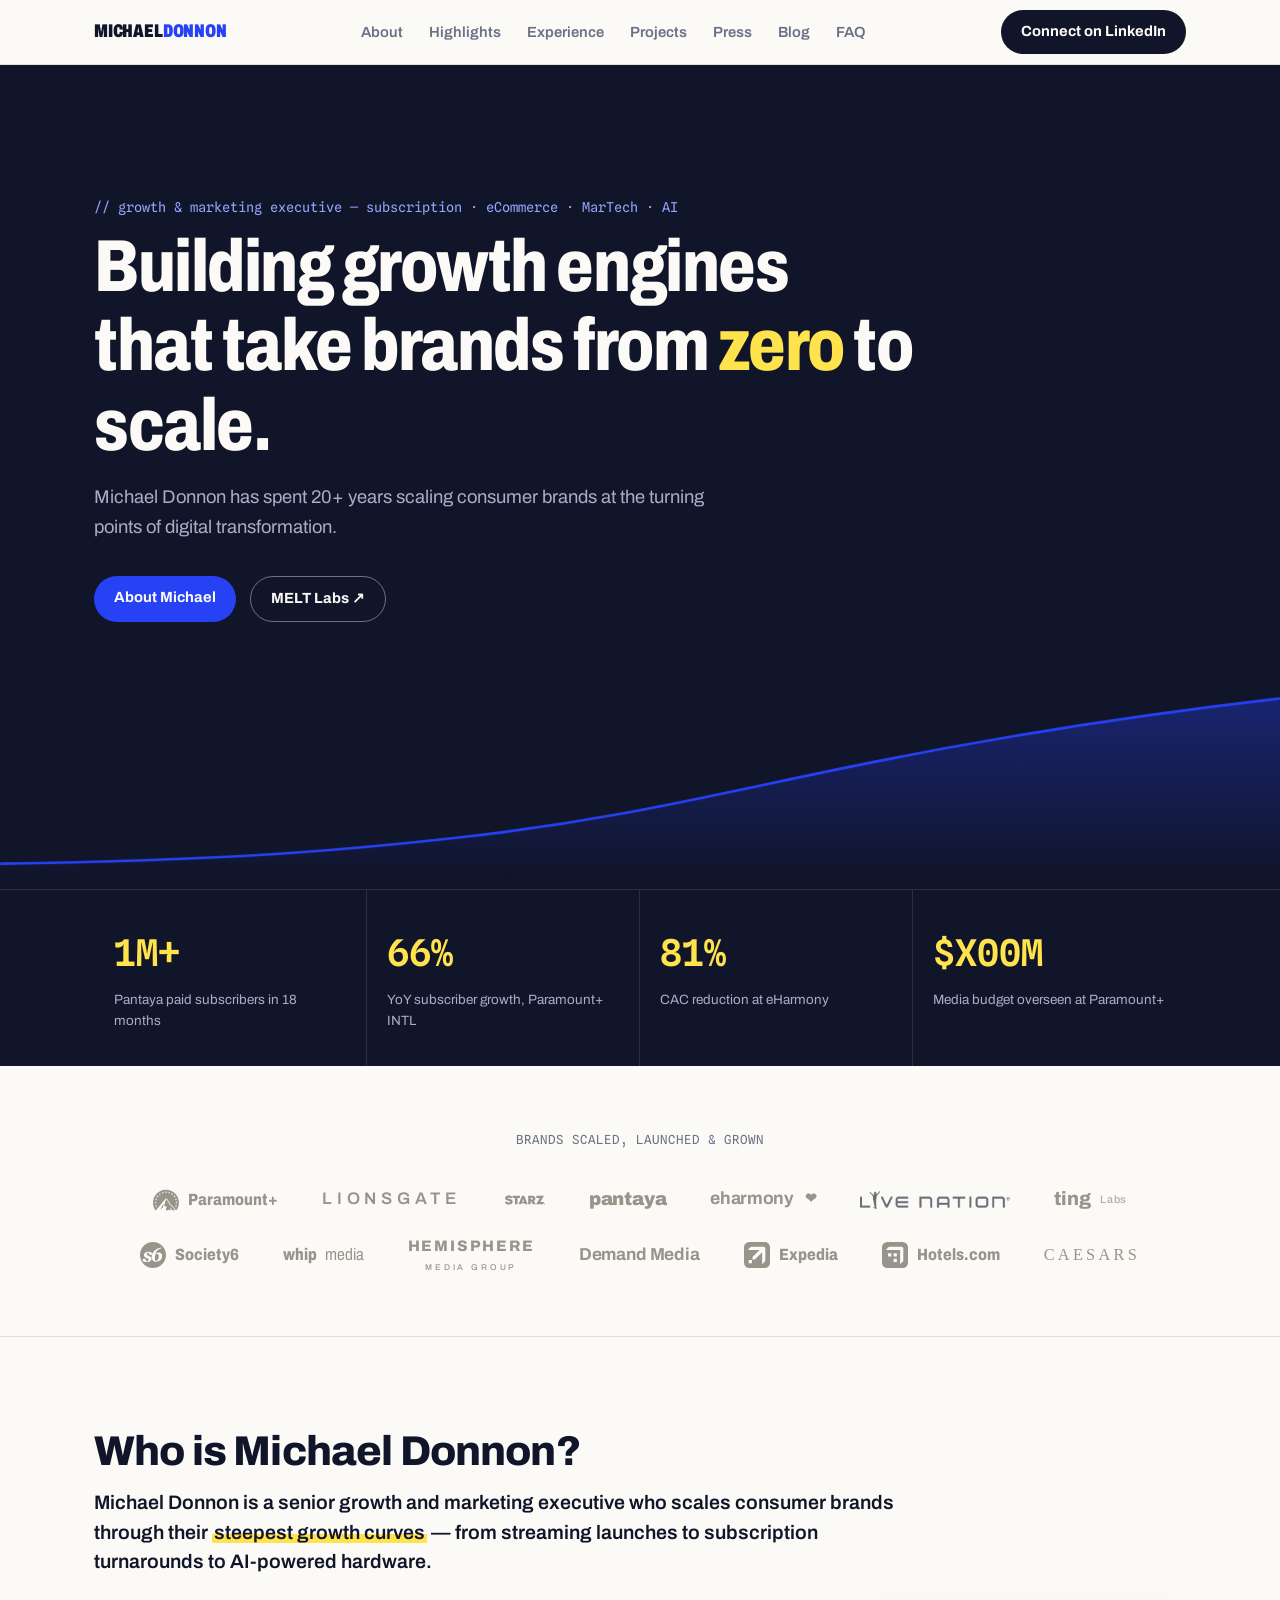
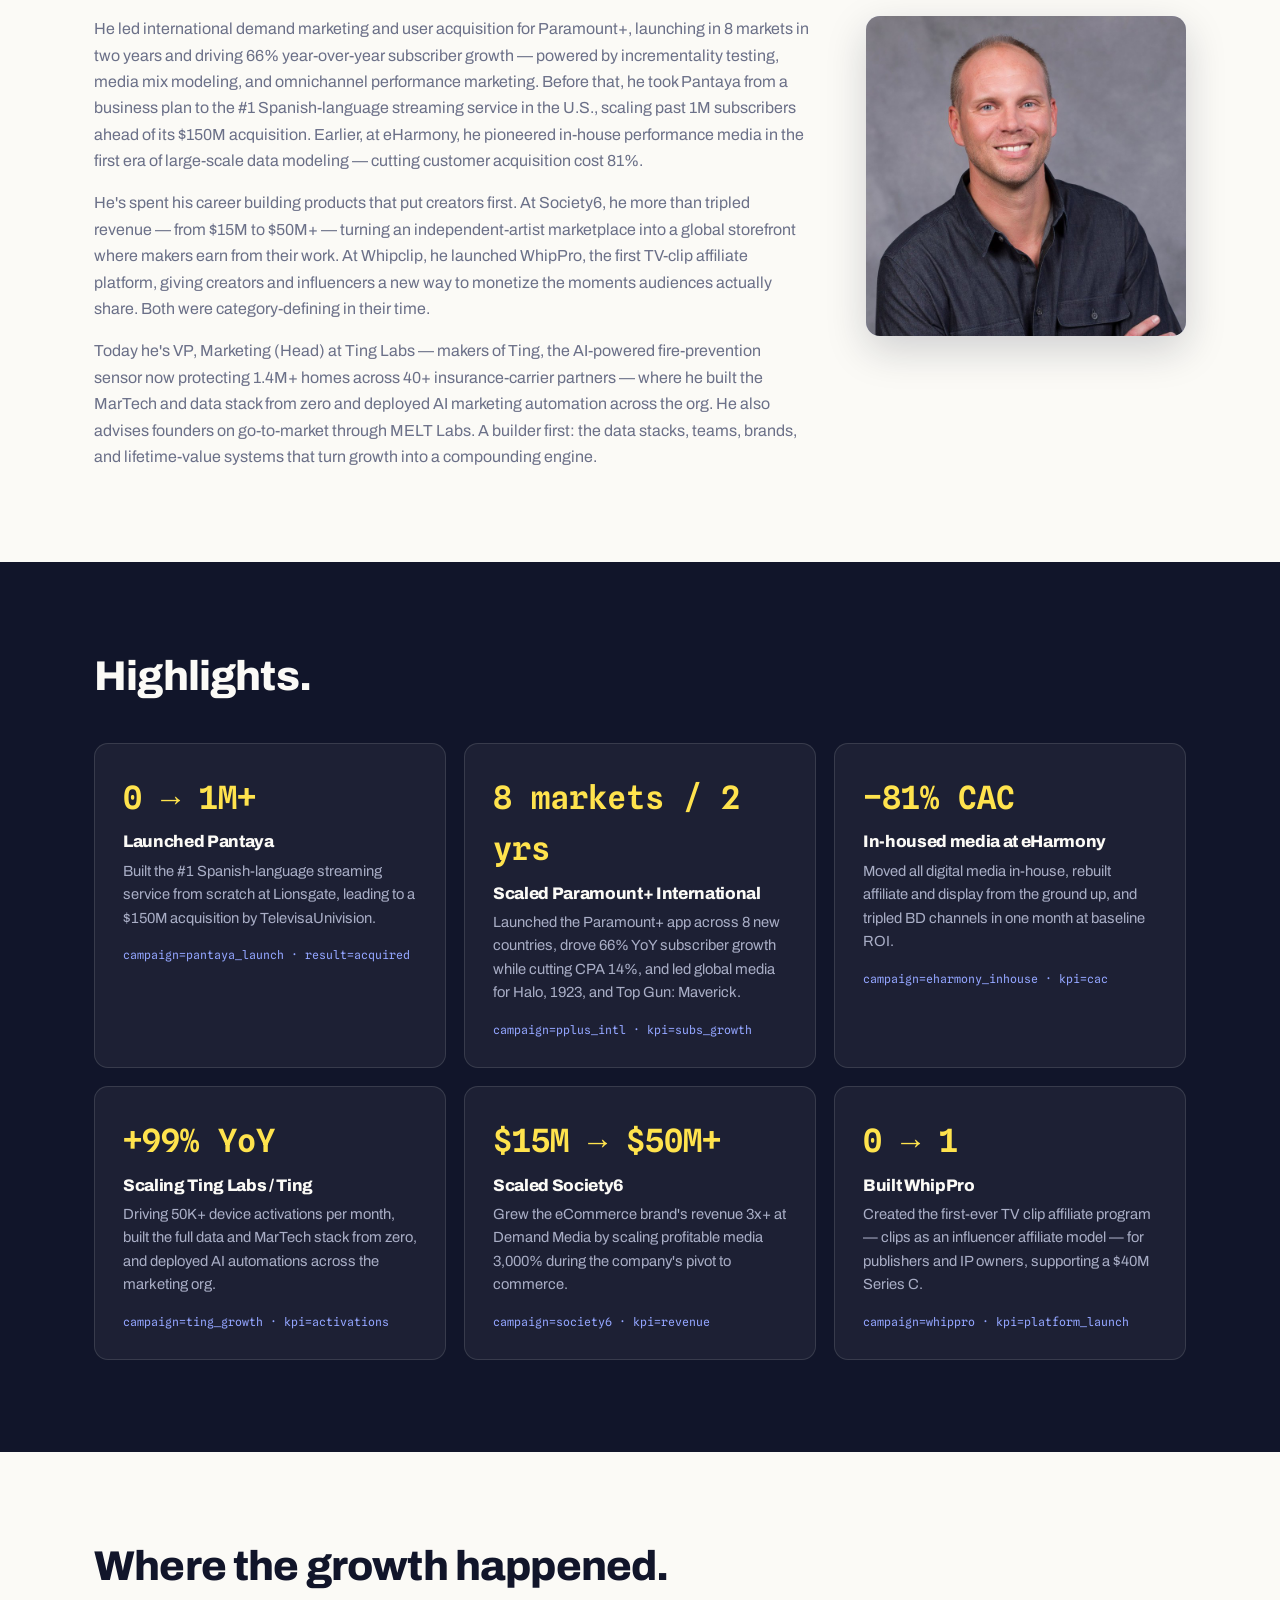
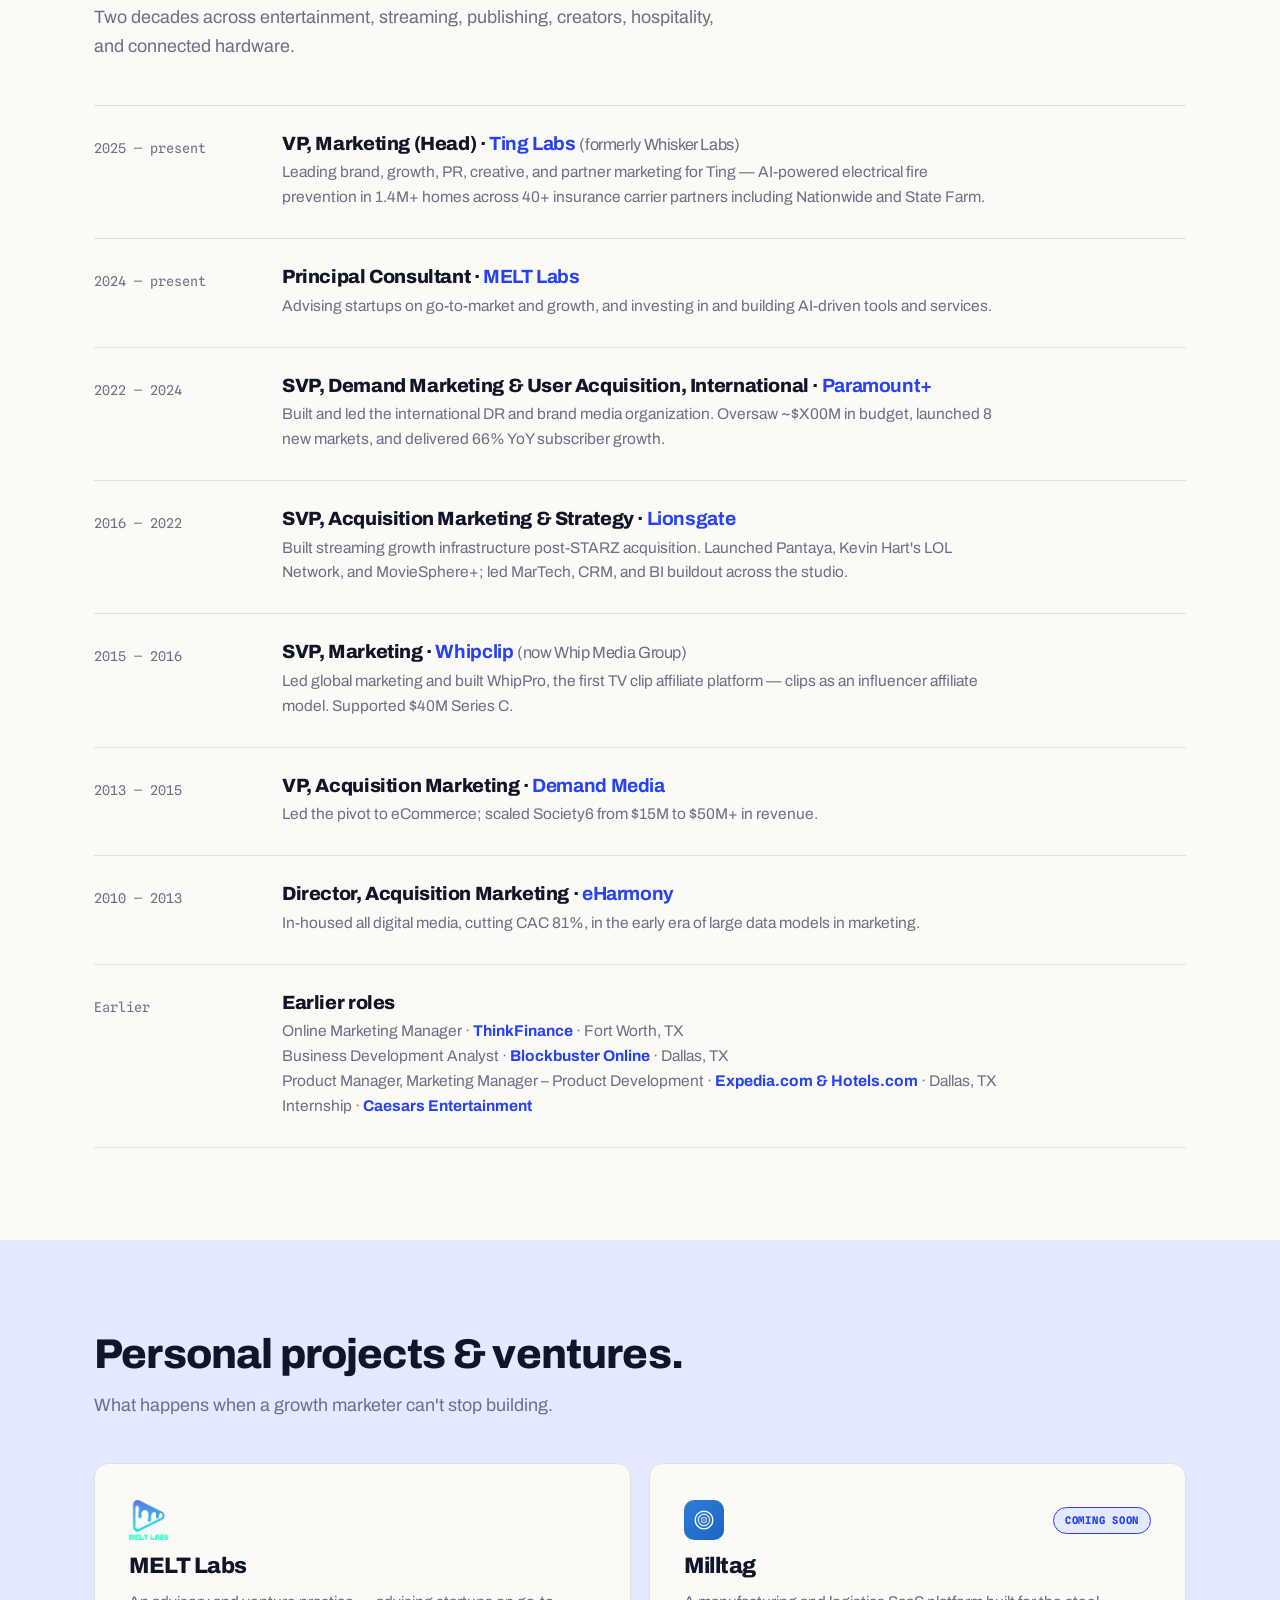
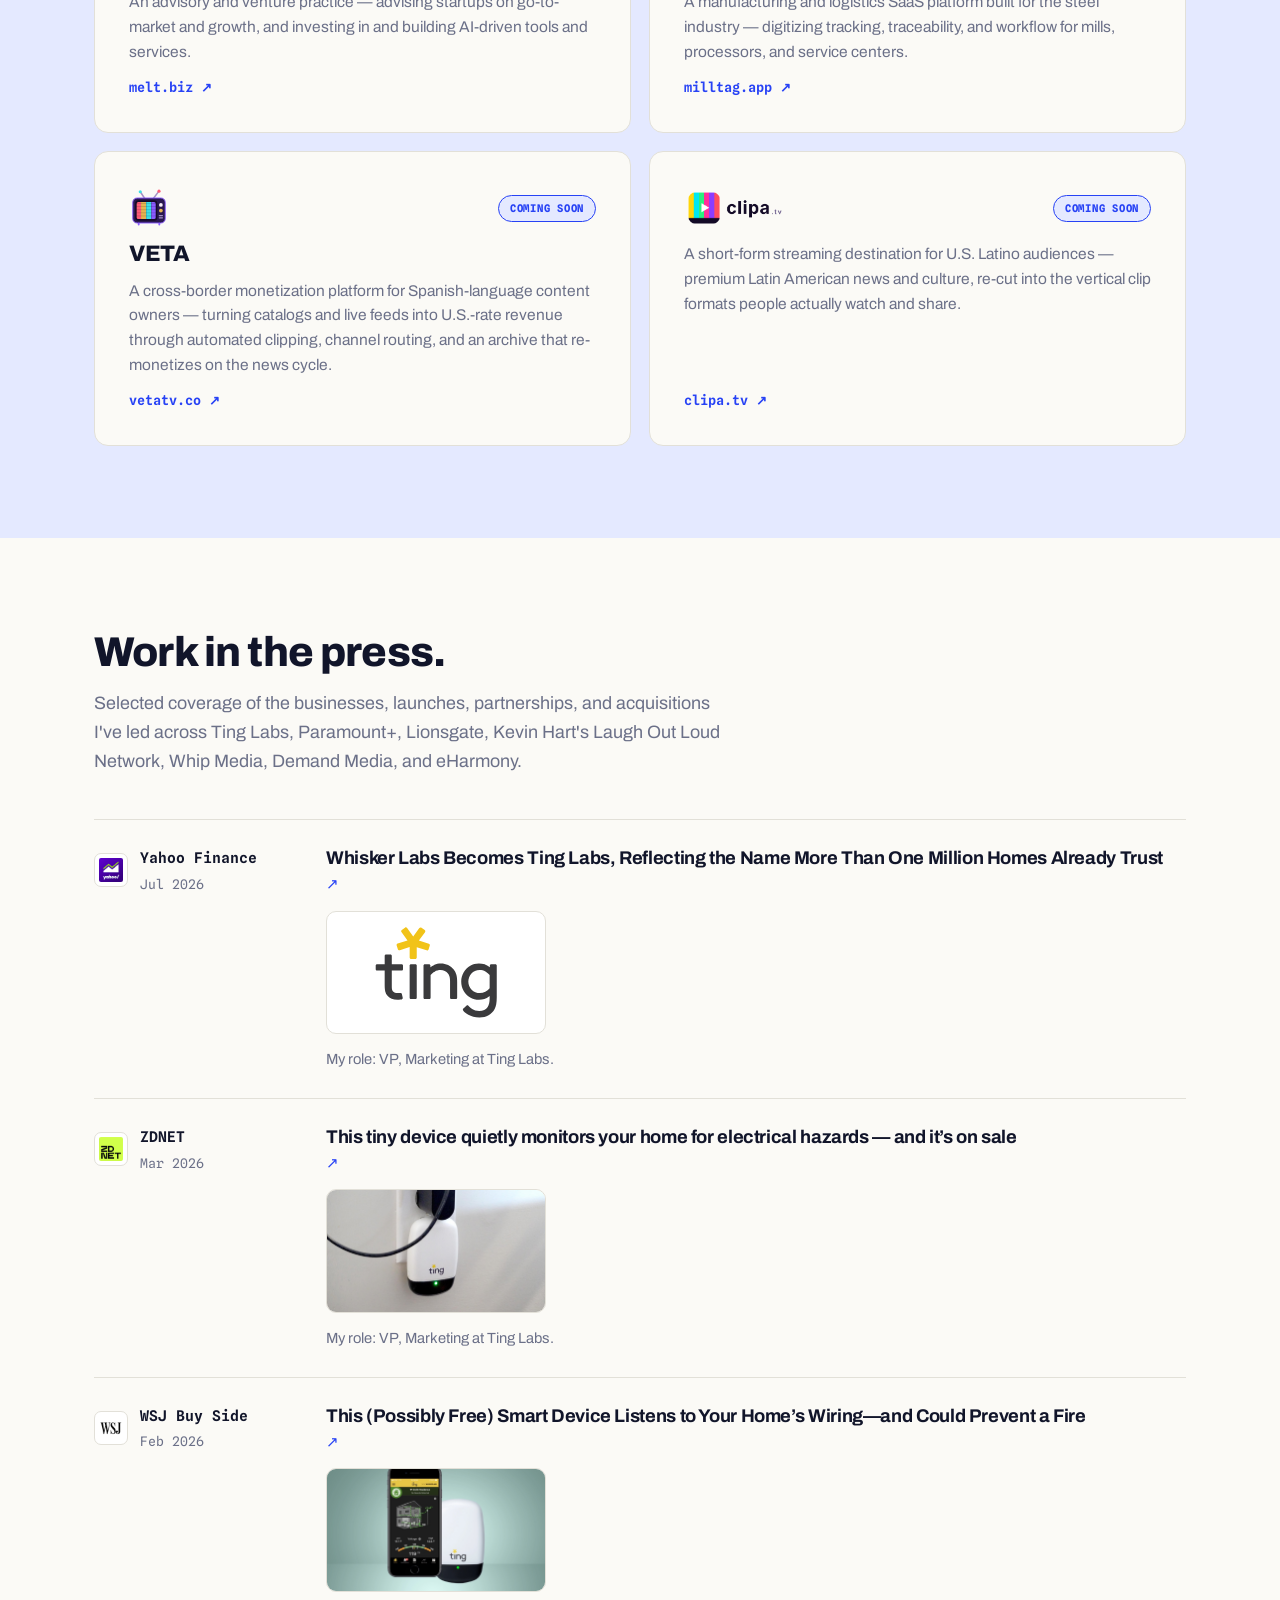
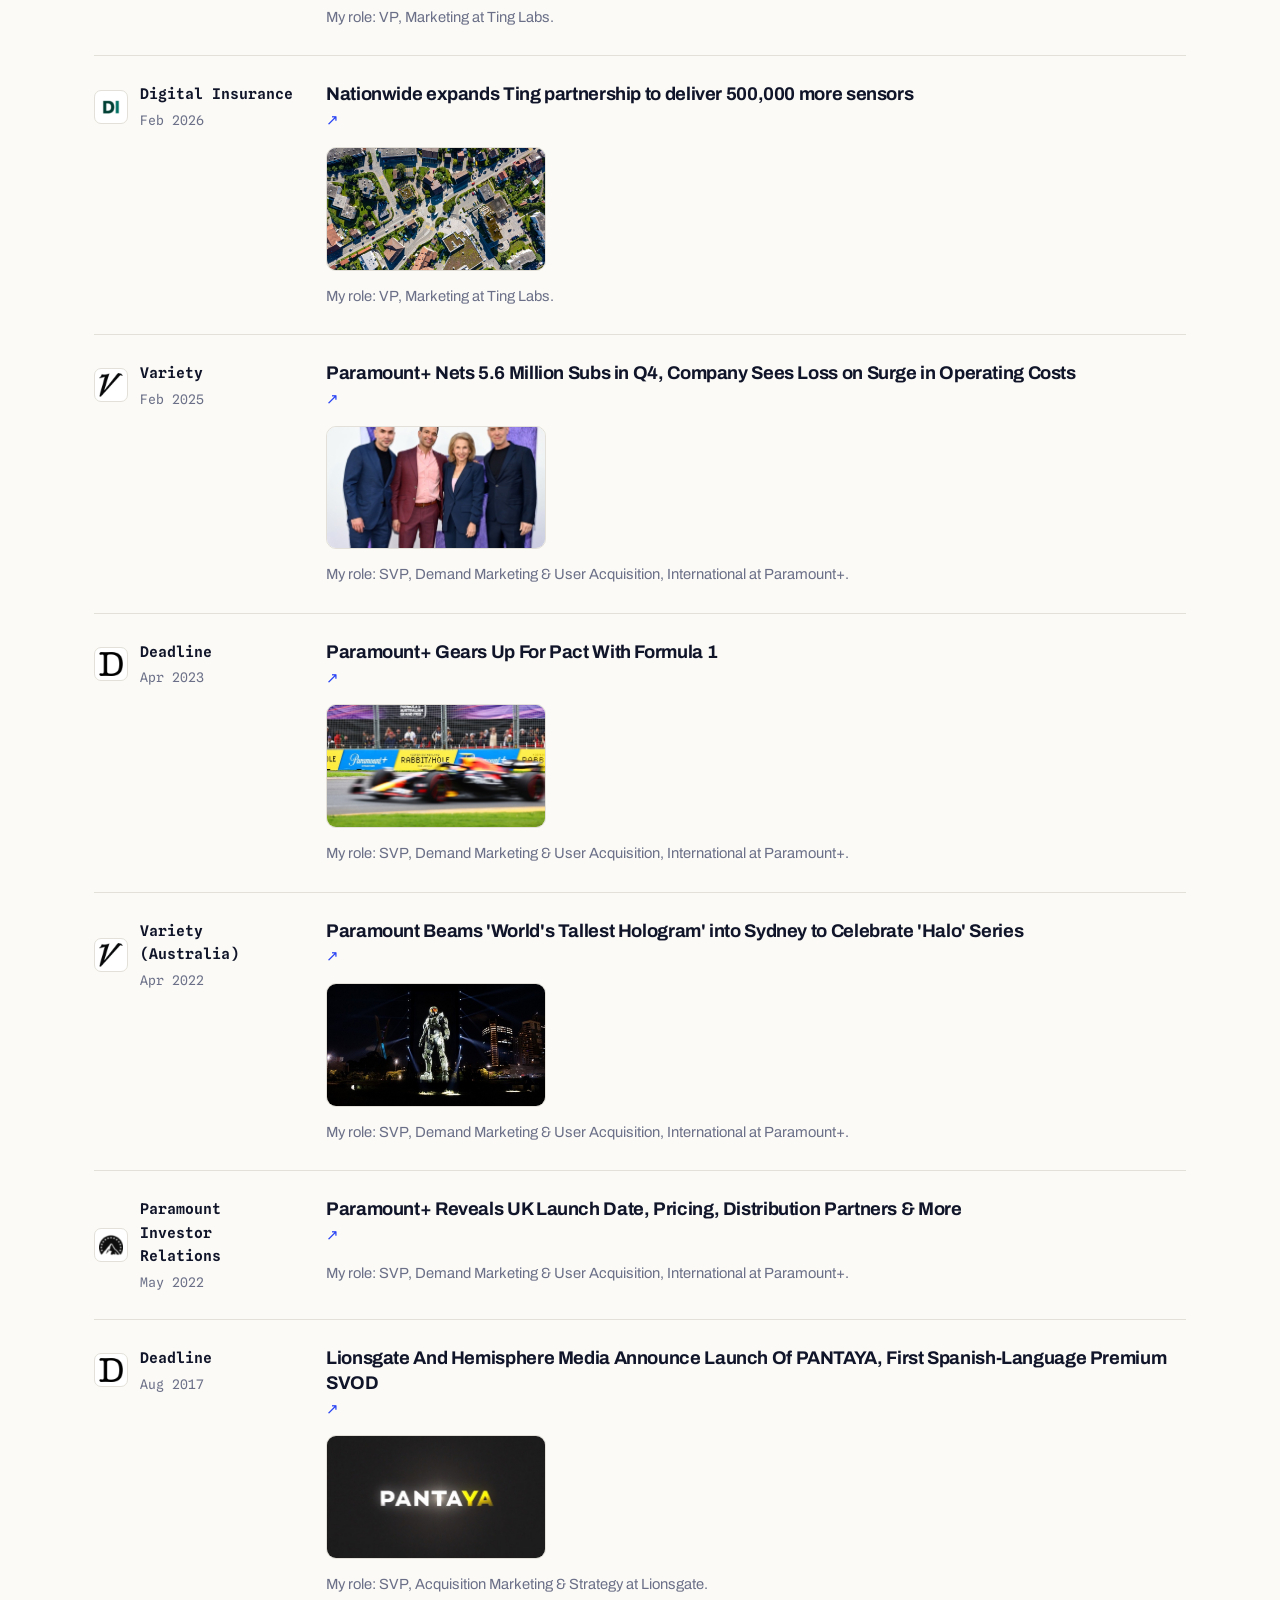
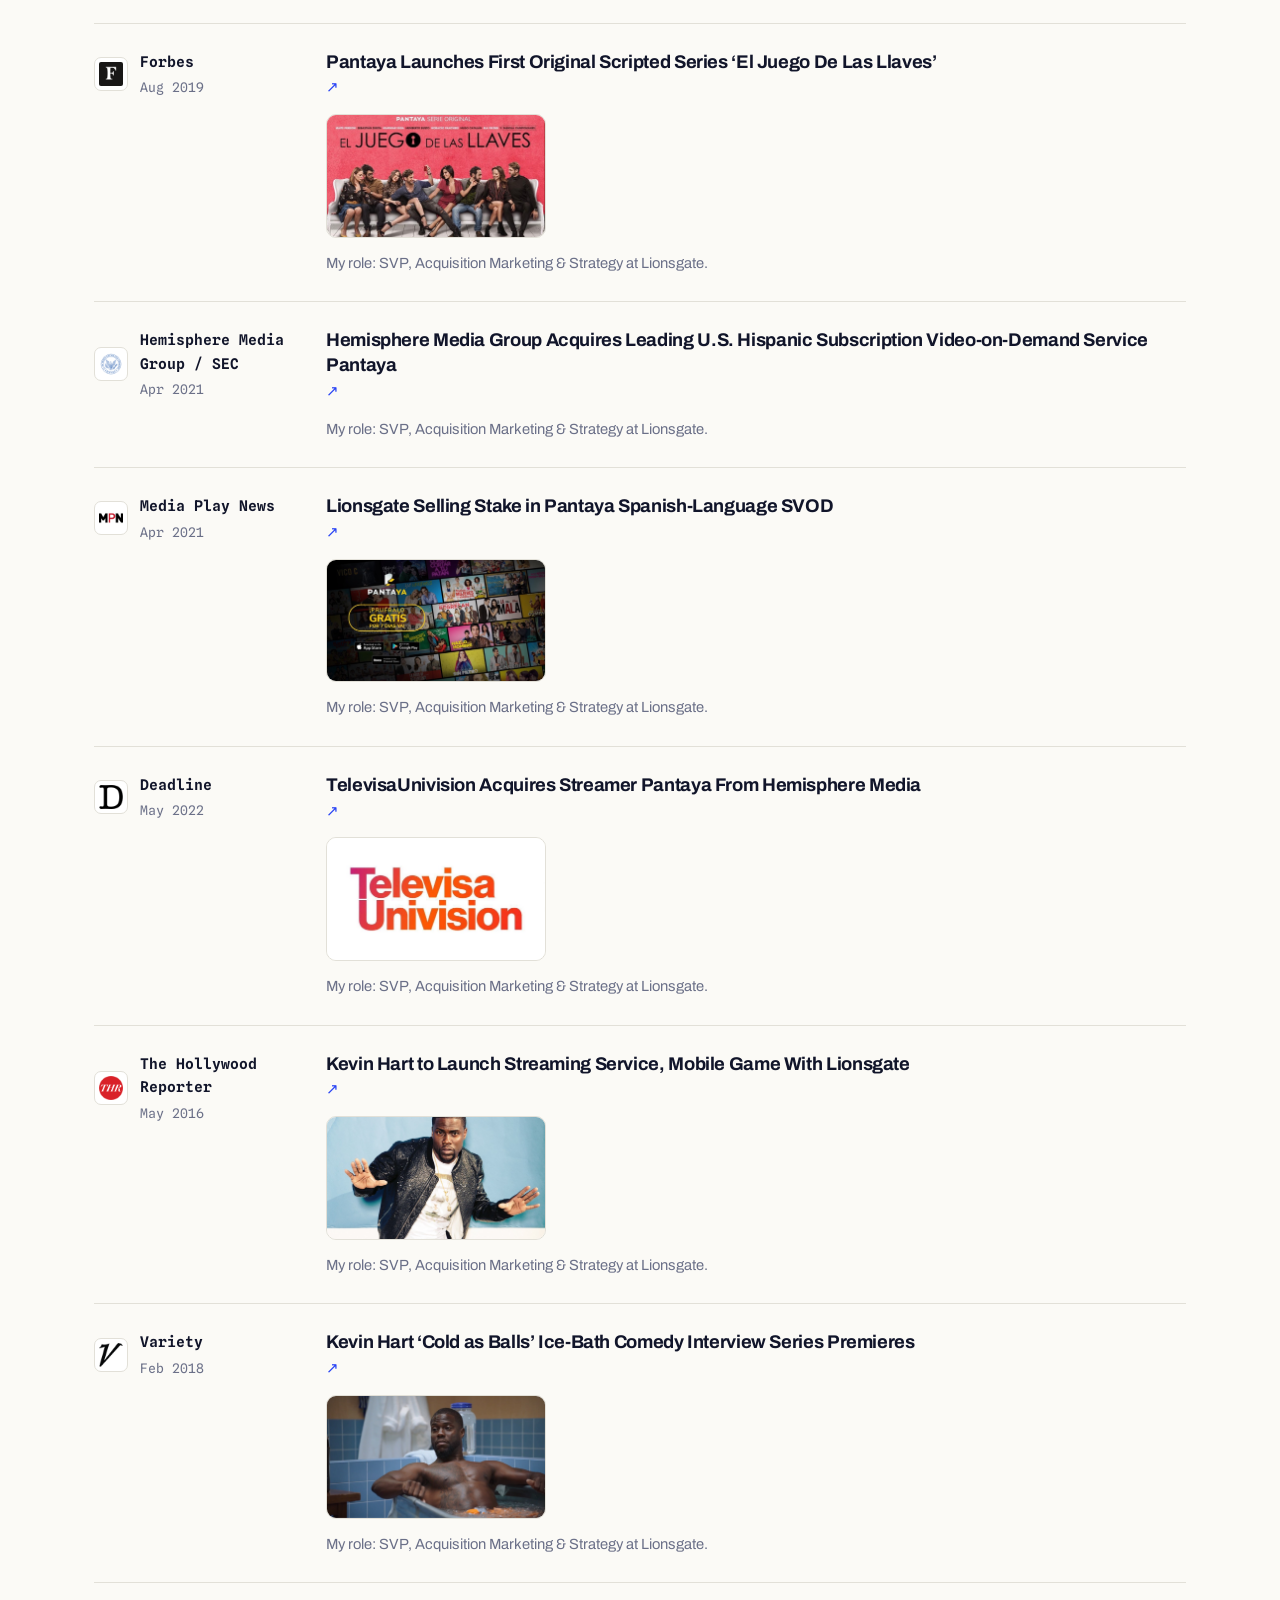
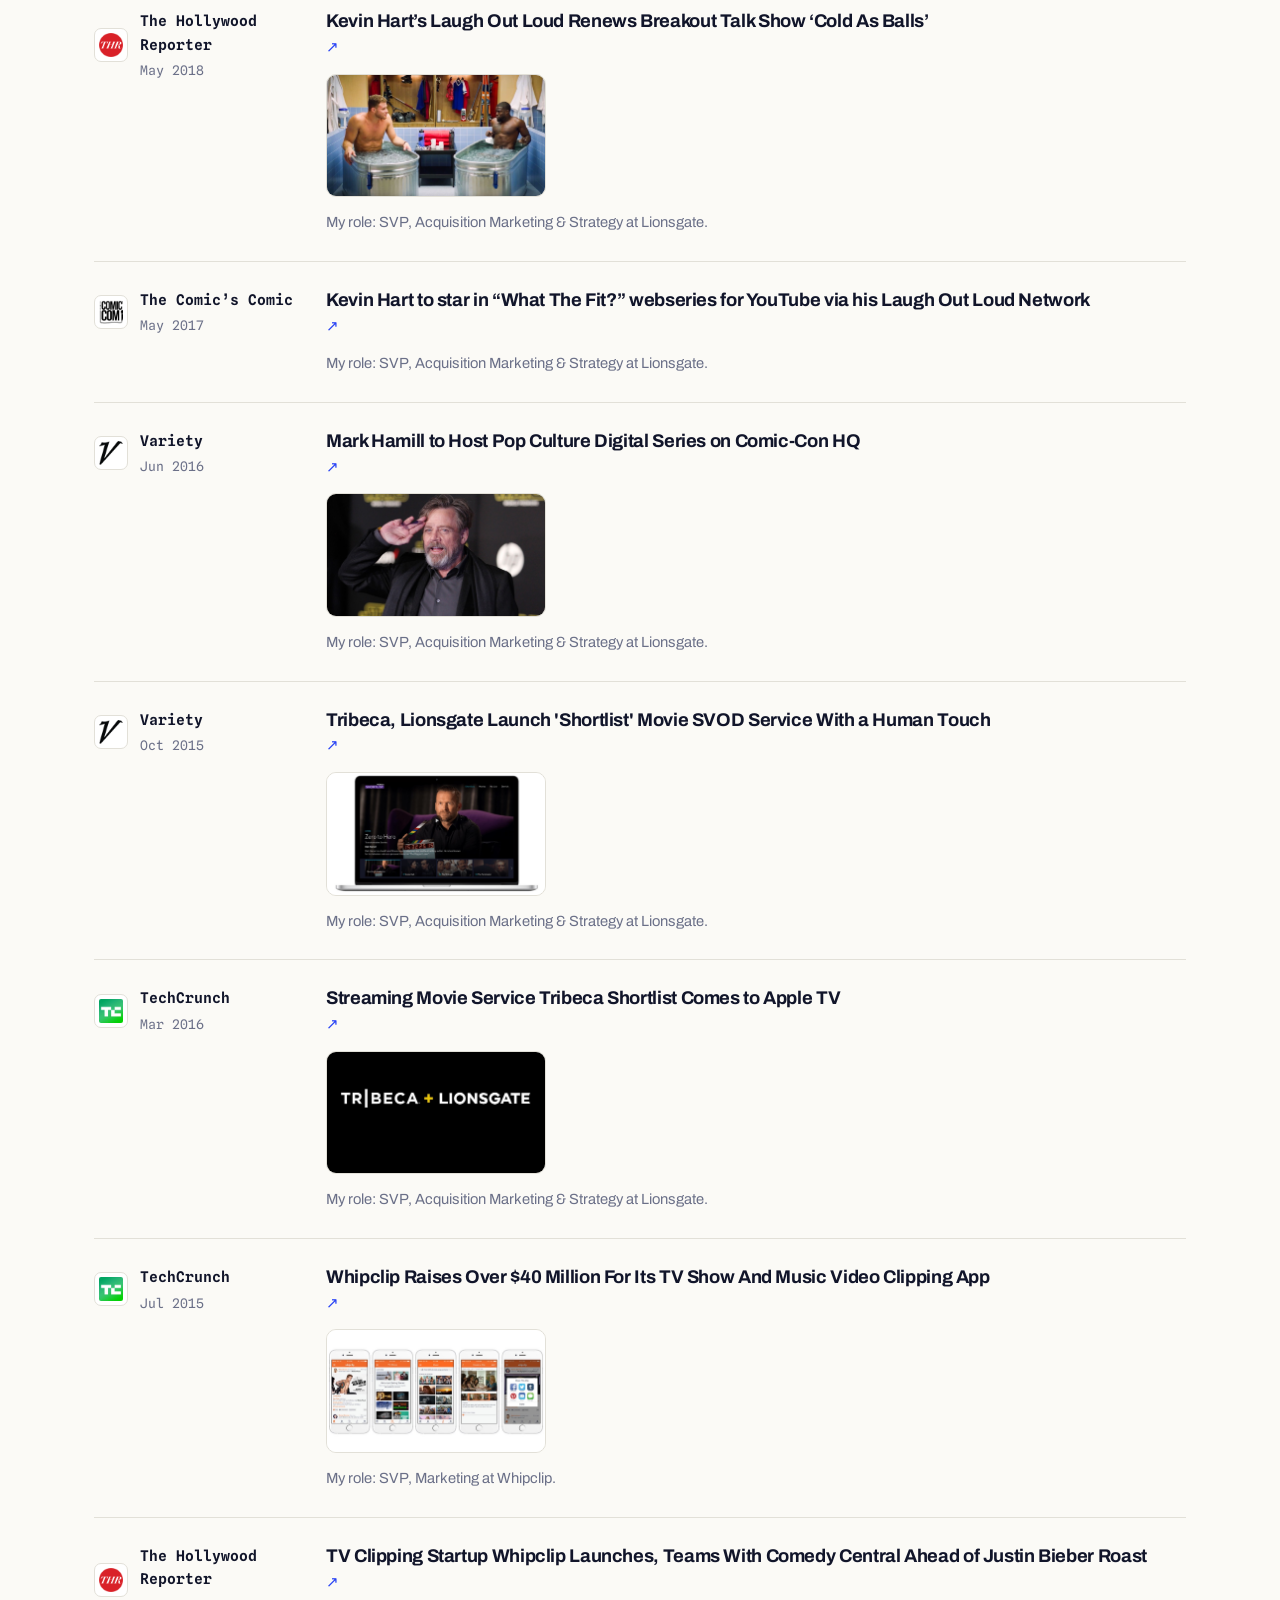
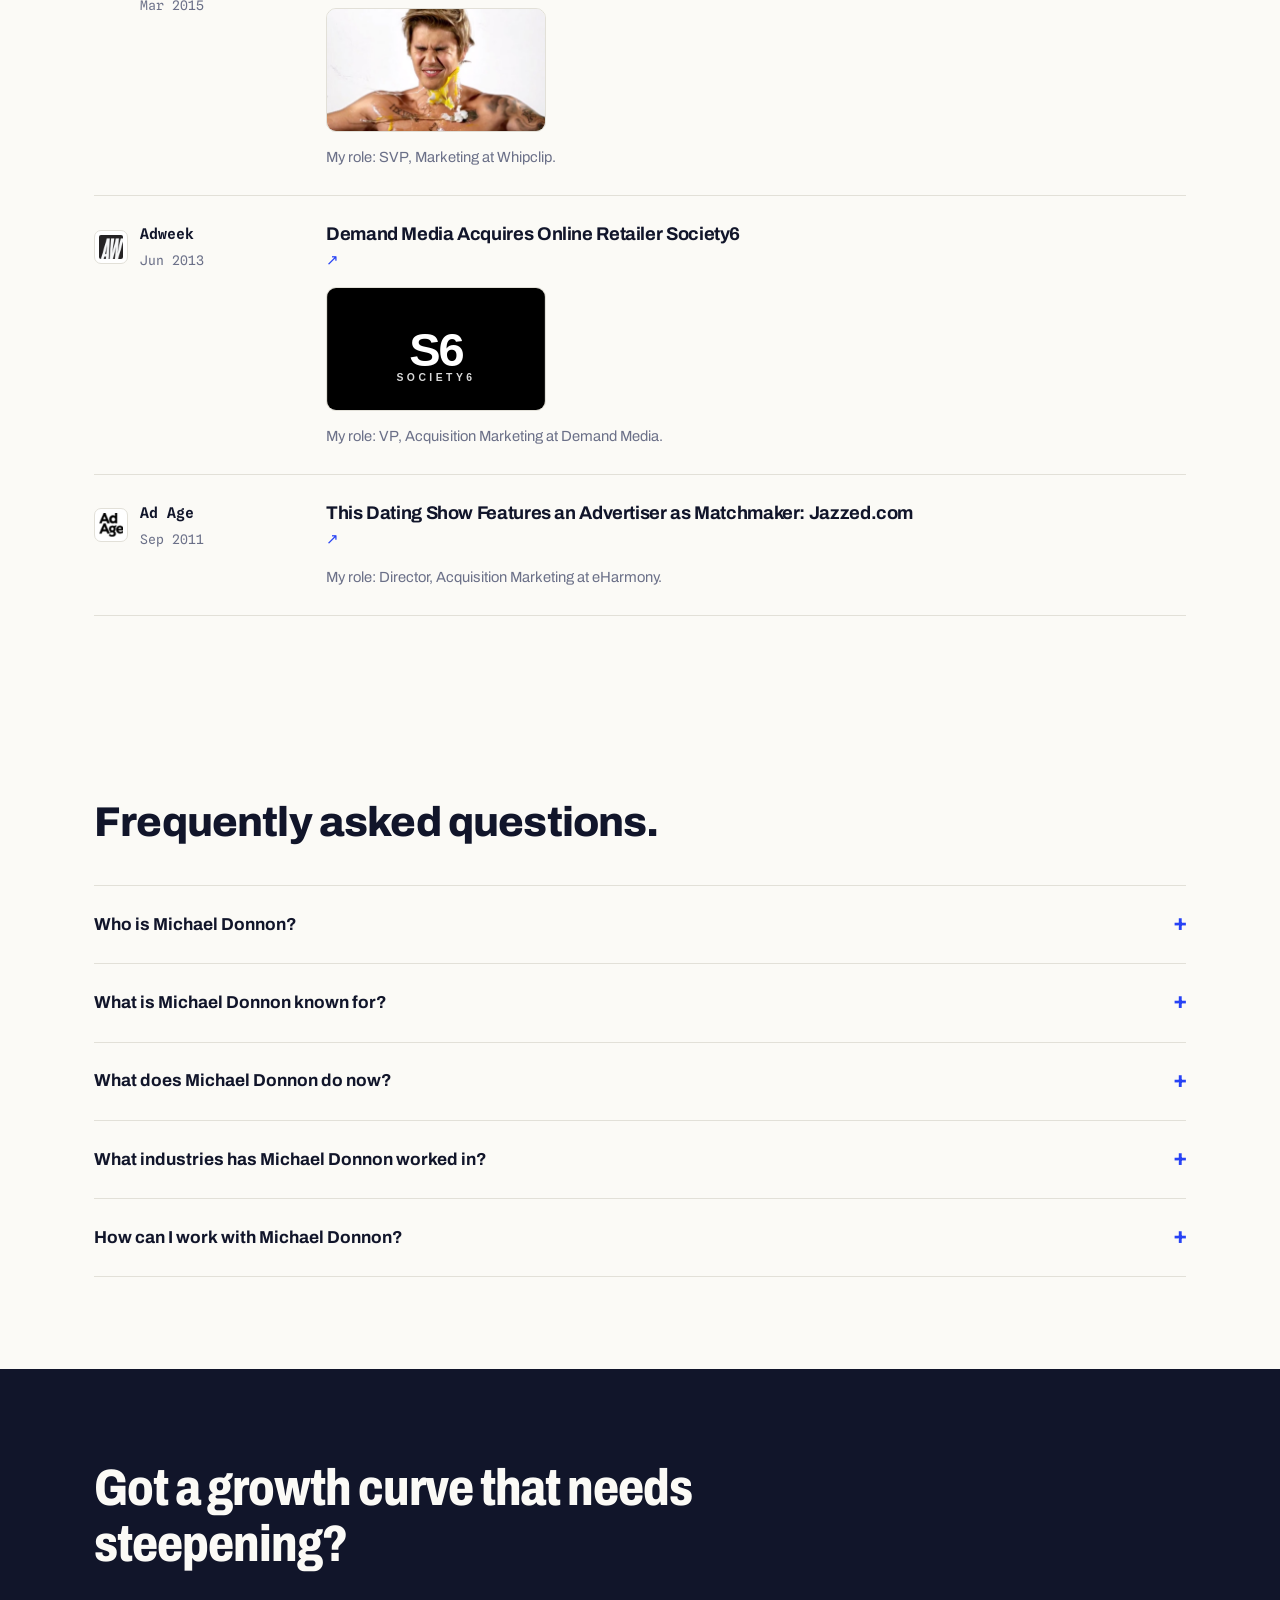
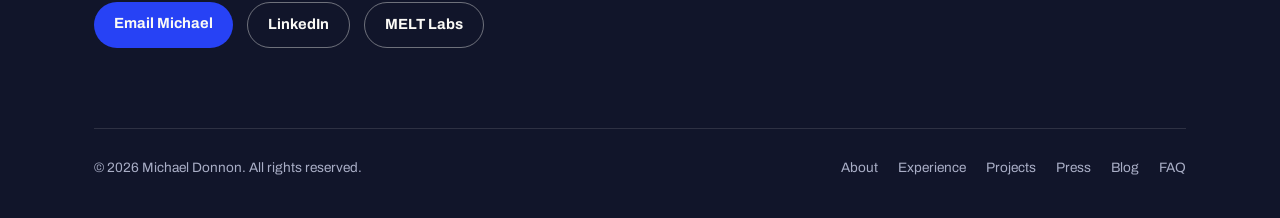
<file: index.html>
<!DOCTYPE html>
<html lang="en">
<head>
  <meta charset="UTF-8" />
  <meta name="viewport" content="width=device-width, initial-scale=1.0" />
  <meta name="theme-color" content="#11152A" />

  <!-- ===================== SEO ===================== -->
  <title>Michael Donnon | Growth & Marketing Executive — Streaming, Subscription & AI</title>
  <meta name="description" content="Michael Donnon is a senior growth and marketing executive who scaled Paramount+ internationally, launched Pantaya to 1M+ subscribers, and cut CAC 81% at eHarmony. VP of Marketing at Ting Labs and founder of MELT Labs." />
    <link rel="icon" href="/favicon.ico?v=2" sizes="any" />
  <link rel="apple-touch-icon" href="/images/apple-touch-icon.png?v=2" />
  <link rel="manifest" href="/site.webmanifest" />
  <link rel="canonical" href="https://michaeldonnon.com/" />
  <meta name="author" content="Michael Donnon" />
  <meta name="robots" content="index, follow, max-image-preview:large, max-snippet:-1" />

  <!-- Open Graph -->
  <meta property="og:type" content="website" />
  <meta property="og:url" content="https://michaeldonnon.com/" />
  <meta property="og:title" content="Michael Donnon | Growth & Marketing Executive" />
  <meta property="og:description" content="Scaling consumer brands at the turning points of digital transformation — Paramount+, Pantaya, eHarmony, Ting Labs." />
  <meta property="og:image" content="https://michaeldonnon.com/images/michael-donnon-og.jpg" />
  <meta property="og:image:width" content="1200" />
  <meta property="og:image:height" content="630" />
  <meta property="og:image:alt" content="Michael Donnon, growth and marketing executive" />
  <meta property="og:site_name" content="Michael Donnon" />

  <!-- Twitter -->
  <meta name="twitter:card" content="summary_large_image" />
  <meta name="twitter:title" content="Michael Donnon | Growth & Marketing Executive" />
  <meta name="twitter:description" content="Streaming, subscription growth, performance marketing, MarTech & AI." />
  <meta name="twitter:image" content="https://michaeldonnon.com/images/michael-donnon-og.jpg" />
  <meta name="twitter:image:alt" content="Michael Donnon, growth and marketing executive" />

  <!-- ===================== AEO: Structured Data ===================== -->
  <script type="application/ld+json">
  {
    "@context": "https://schema.org",
    "@type": "Person",
    "@id": "https://michaeldonnon.com/#person",
    "name": "Michael Donnon",
    "url": "https://michaeldonnon.com/",
    "image": "https://michaeldonnon.com/images/michael-donnon.jpg",
    "jobTitle": "VP of Marketing",
    "mainEntityOfPage": "https://michaeldonnon.com/",
    "email": "md@melt.biz",
    "hasOccupation": {
      "@type": "Occupation",
      "name": "Growth & Marketing Executive",
      "occupationalCategory": "11-2021.00 Marketing Managers"
    },
    "worksFor": { "@type": "Organization", "name": "Ting Labs" },
    "alumniOf": { "@type": "CollegeOrUniversity", "name": "Texas Christian University" },
    "knowsAbout": [
      "Growth Marketing", "Performance Marketing", "Subscription Streaming",
      "Customer Acquisition", "User Acquisition", "CAC Optimization",
      "Customer Lifetime Value", "Retention Marketing", "MarTech", "Marketing Analytics",
      "AI in Marketing", "Marketing Automation", "Direct-to-Consumer", "Media Buying",
      "Incrementality Measurement", "Media Mix Modeling", "Subscription Growth",
      "Streaming Media", "InsurTech Marketing", "Go-to-Market Strategy", "Brand Marketing"
    ],
    "hasCredential": {
      "@type": "EducationalOccupationalCredential",
      "name": "Designing and Building AI Products and Services",
      "credentialCategory": "Professional Certificate",
      "recognizedBy": { "@type": "Organization", "name": "MIT xPRO" }
    },
    "sameAs": [
      "https://www.linkedin.com/in/michaeldonnon",
      "https://www.melt.biz"
    ],
    "description": "Michael Donnon is a senior growth and marketing executive known for scaling consumer subscription brands, including Paramount+ International, Pantaya, and eHarmony. He is currently VP of Marketing at Ting Labs and Principal Consultant at MELT Labs."
  }
  </script>
  <script type="application/ld+json">
  {
    "@context": "https://schema.org",
    "@type": "FAQPage",
    "mainEntity": [
      {
        "@type": "Question",
        "name": "Who is Michael Donnon?",
        "acceptedAnswer": { "@type": "Answer", "text": "Michael Donnon is a senior growth and marketing executive with 20+ years scaling consumer brands through digital transformation. He led international demand marketing for Paramount+, launched Pantaya from zero to 1M+ subscribers ahead of its $150M acquisition, and currently serves as VP of Marketing at Ting Labs." }
      },
      {
        "@type": "Question",
        "name": "What is Michael Donnon known for?",
        "acceptedAnswer": { "@type": "Answer", "text": "Building growth engines from scratch: launching Paramount+ in 8 international markets in 2 years with 66% YoY subscriber growth, growing Pantaya into the #1 Spanish-language streaming service ahead of its $150M acquisition, and reducing digital CAC by 81% at eHarmony by bringing media in-house." }
      },
      {
        "@type": "Question",
        "name": "What does Michael Donnon do now?",
        "acceptedAnswer": { "@type": "Answer", "text": "He is VP of Marketing at Ting Labs, makers of Ting — an AI-powered electrical fire prevention sensor protecting 1.4M+ homes. He also advises startups on go-to-market and AI tools through MELT Labs." }
      },
      {
        "@type": "Question",
        "name": "What industries has Michael Donnon worked in?",
        "acceptedAnswer": { "@type": "Answer", "text": "Streaming and subscription video (Paramount+, Lionsgate, STARZ, Pantaya), online dating (eHarmony), eCommerce and marketplaces (Demand Media, Society6), live entertainment (Live Nation), social video (Whipclip), and AI-powered IoT hardware (Ting Labs)." }
      },
      {
        "@type": "Question",
        "name": "How can I work with Michael Donnon?",
        "acceptedAnswer": { "@type": "Answer", "text": "For consulting and advisory work, reach out through MELT Labs, connect on LinkedIn, or email md@melt.biz." }
      }
    ]
  }
  </script>

  <script type="application/ld+json">
  {
    "@context": "https://schema.org",
    "@type": "WebSite",
    "@id": "https://michaeldonnon.com/#website",
    "url": "https://michaeldonnon.com/",
    "name": "Michael Donnon",
    "about": { "@id": "https://michaeldonnon.com/#person" },
    "publisher": { "@id": "https://michaeldonnon.com/#person" },
    "inLanguage": "en"
  }
  </script>

  <script type="application/ld+json">
  {
    "@context": "https://schema.org",
    "@type": "BreadcrumbList",
    "itemListElement": [
      { "@type": "ListItem", "position": 1, "name": "Home", "item": "https://michaeldonnon.com/" },
      { "@type": "ListItem", "position": 2, "name": "About", "item": "https://michaeldonnon.com/#about" },
      { "@type": "ListItem", "position": 3, "name": "Experience", "item": "https://michaeldonnon.com/#experience" },
      { "@type": "ListItem", "position": 4, "name": "Projects & Ventures", "item": "https://michaeldonnon.com/#projects" },
      { "@type": "ListItem", "position": 5, "name": "Press", "item": "https://michaeldonnon.com/#press" },
      { "@type": "ListItem", "position": 6, "name": "FAQ", "item": "https://michaeldonnon.com/#faq" }
    ]
  }
  </script>

  <script type="application/ld+json">
  {
    "@context": "https://schema.org",
    "@type": "ProfilePage",
    "@id": "https://michaeldonnon.com/#profilepage",
    "url": "https://michaeldonnon.com/",
    "name": "Michael Donnon — Growth & Marketing Executive",
    "dateModified": "2026-07-21",
    "isPartOf": { "@id": "https://michaeldonnon.com/#website" },
    "about": { "@id": "https://michaeldonnon.com/#person" },
    "mainEntity": { "@id": "https://michaeldonnon.com/#person" },
    "primaryImageOfPage": "https://michaeldonnon.com/images/headshot.jpg",
    "speakable": { "@type": "SpeakableSpecification", "cssSelector": ["h1", ".hero .sub"] },
    "inLanguage": "en"
  }
  </script>

  <!-- Fonts: Archivo (display + body) / Spline Sans Mono (metrics) -->
  <link rel="preconnect" href="https://fonts.googleapis.com" />
  <link rel="preconnect" href="https://fonts.gstatic.com" crossorigin />
  <link href="https://fonts.googleapis.com/css2?family=Archivo:wdth,wght@62..125,100..900&family=Spline+Sans+Mono:wght@400;500;600&display=swap" rel="stylesheet" />

  <style>
    /* ===================== Tokens ===================== */
    :root {
      --ink: #11152A;          /* deep navy ink */
      --paper: #FBFAF6;        /* warm white */
      --signal: #2742F5;       /* electric "broadcast" blue */
      --signal-soft: #E4E9FF;
      --marker: #FFE34D;       /* highlighter yellow */
      --mist: #6B7088;         /* muted ink */
      --line: #E2E0D8;
      --radius: 14px;
      --max: 1140px;
      --display: 'Archivo', sans-serif;
      --mono: 'Spline Sans Mono', monospace;
    }

    * { margin: 0; padding: 0; box-sizing: border-box; }
    html { scroll-behavior: smooth; }
    body {
      font-family: var(--display);
      font-weight: 400;
      color: var(--ink);
      background: var(--paper);
      line-height: 1.6;
      -webkit-font-smoothing: antialiased;
    }
    img { max-width: 100%; display: block; }
    a { color: inherit; }
    .wrap { max-width: var(--max); margin: 0 auto; padding: 0 24px; }
    /* UTM-style eyebrow — the signature device */
    .utm {
      font-family: var(--mono);
      font-size: 0.78rem;
      letter-spacing: 0.02em;
      color: var(--signal);
      background: var(--signal-soft);
      display: inline-block;
      padding: 5px 12px;
      border-radius: 100px;
      margin-bottom: 18px;
    }
    .dark .utm { background: rgba(39,66,245,0.22); color: #93A5FF; }

    h1, h2, h3 { line-height: 1.08; font-weight: 800; letter-spacing: -0.02em; }
    h2 { font-size: clamp(1.7rem, 3.4vw, 2.6rem); margin-bottom: 14px; }
    .lede { font-size: 1.12rem; color: var(--mist); max-width: 640px; }
    .dark .lede { color: #A9AEC6; }

    mark {
      background: linear-gradient(transparent 55%, var(--marker) 55%);
      color: inherit; padding: 0 2px;
    }

    section { padding: 92px 0; }

    /* ===================== Nav ===================== */
    header {
      position: sticky; top: 0; z-index: 50;
      background: rgba(251,250,246,0.88);
      backdrop-filter: blur(12px);
      border-bottom: 1px solid var(--line);
    }
    .nav {
      display: flex; align-items: center; justify-content: space-between;
      height: 64px;
    }
    .logo {
      font-weight: 900; font-stretch: 70%;
      text-decoration: none; font-size: 1.15rem; letter-spacing: -0.01em;
    }
    .logo span { color: var(--signal); }
    .nav ul { display: flex; gap: 26px; list-style: none; }
    .nav ul a {
      text-decoration: none; font-size: 0.92rem; font-weight: 600; color: var(--mist);
      transition: color .15s;
    }
    .nav ul a:hover, .nav ul a:focus-visible { color: var(--ink); }
    .btn {
      display: inline-block; text-decoration: none; font-weight: 700; font-size: 0.92rem;
      background: var(--ink); color: var(--paper);
      padding: 10px 20px; border-radius: 100px;
      transition: background .15s, transform .15s;
    }
    .btn:hover { background: var(--signal); transform: translateY(-1px); }
    .btn.ghost { background: transparent; color: var(--ink); border: 1.5px solid var(--ink); }
    .btn.ghost:hover { background: var(--ink); color: var(--paper); }

    /* hamburger toggle — hidden on desktop */
    .nav-toggle {
      display: none; flex-direction: column; justify-content: center; gap: 5px;
      width: 44px; height: 44px; padding: 0; margin: 0 -10px 0 0;
      background: none; border: 0; cursor: pointer; border-radius: 10px;
    }
    .nav-toggle span {
      display: block; width: 24px; height: 2px; margin: 0 auto;
      background: var(--ink); border-radius: 2px;
      transition: transform .25s ease, opacity .2s ease;
    }
    .nav-toggle.is-open span:nth-child(1) { transform: translateY(7px) rotate(45deg); }
    .nav-toggle.is-open span:nth-child(2) { opacity: 0; }
    .nav-toggle.is-open span:nth-child(3) { transform: translateY(-7px) rotate(-45deg); }
    .nav-cta-mobile { display: none; }

    @media (max-width: 760px) {
      .nav-toggle { display: flex; }
      #primary-menu {
        position: absolute; top: 64px; left: 0; right: 0;
        background: rgba(251,250,246,0.98);
        backdrop-filter: blur(12px);
        border-bottom: 1px solid var(--line);
        max-height: 0; overflow: hidden;
        transition: max-height .3s ease;
      }
      #primary-menu.open { max-height: 460px; }
      .nav ul { flex-direction: column; gap: 0; padding: 6px 0 12px; }
      .nav ul li { width: 100%; }
      .nav ul a { display: block; padding: 14px 24px; font-size: 1.02rem; }
      .nav ul a:hover, .nav ul a:focus-visible { background: var(--signal-soft); }
      .nav > .btn { display: none; }            /* hide header CTA; surfaced in menu instead */
      .nav-cta-mobile { display: block; margin-top: 6px; padding: 0 24px; }
      .nav-cta-mobile a { display: block; text-align: center; }
    }

    /* ===================== Hero ===================== */
    .hero {
      background: var(--ink); color: var(--paper);
      padding: 110px 0 0; overflow: hidden; position: relative;
    }
    .hero h1 {
      font-size: clamp(2.6rem, 6.4vw, 4.6rem);
      font-stretch: 80%;
      max-width: 820px;
    }
    .hero h1 .accent { color: var(--marker); }
    .hero .role {
      font-family: var(--mono); font-size: 0.85rem; color: #93A5FF;
      margin: 22px 0 8px;
    }
    .hero p.sub { color: #A9AEC6; max-width: 620px; font-size: 1.15rem; margin-top: 18px; }
    .hero-cta { display: flex; gap: 14px; margin-top: 34px; flex-wrap: wrap; }
    .hero .btn { background: var(--signal); }
    .hero .btn:hover { background: #4059ff; }
    .hero .btn.ghost { border-color: rgba(251,250,246,0.4); color: var(--paper); background: transparent; }
    .hero .btn.ghost:hover { background: var(--paper); color: var(--ink); }

    /* growth curve */
    .curve { margin-top: 64px; width: 100%; }
    .curve path.line {
      fill: none; stroke: var(--signal); stroke-width: 3;
      stroke-dasharray: 2000; stroke-dashoffset: 2000;
      animation: draw 2.4s ease-out forwards .3s;
    }
    .curve path.fill { fill: url(#grad); opacity: 0; animation: fadein 1s ease forwards 1.6s; }
    @keyframes draw { to { stroke-dashoffset: 0; } }
    @keyframes fadein { to { opacity: 1; } }

    /* KPI dashboard strip */
    .kpis {
      background: var(--ink); color: var(--paper);
      border-top: 1px solid rgba(251,250,246,0.12);
      padding: 0;
    }
    .kpi-grid {
      display: grid; grid-template-columns: repeat(4, 1fr);
    }
    .kpi {
      padding: 34px 20px; text-align: left;
      border-right: 1px solid rgba(251,250,246,0.12);
    }
    .kpi:last-child { border-right: none; }
    .kpi .num {
      font-family: var(--mono); font-weight: 600;
      font-size: clamp(1.6rem, 3vw, 2.3rem); color: var(--marker);
    }
    .kpi .lbl { font-size: 0.84rem; color: #A9AEC6; margin-top: 6px; }
    @media (max-width: 760px) {
      .kpi-grid { grid-template-columns: repeat(2, 1fr); }
      .kpi:nth-child(2) { border-right: none; }
      .kpi { border-bottom: 1px solid rgba(251,250,246,0.12); }
    }

    /* ===================== Logo strip ===================== */
    .logos { padding: 64px 0; border-bottom: 1px solid var(--line); }
    .logos p.cap {
      font-family: var(--mono); font-size: 0.78rem; color: var(--mist);
      text-align: center; margin-bottom: 30px; letter-spacing: 0.08em; text-transform: uppercase;
    }
    .logo-row {
      display: flex; flex-wrap: wrap; justify-content: center; align-items: center;
      gap: 18px 44px;
    }
    /* Brand logos: real SVGs where openly licensed; styled wordmarks otherwise.
       Swap any for an official file: <img class="bl-img" src="/images/logos/x.svg" alt="X logo"> */
    .brandlogo {
      display: inline-flex; align-items: center; gap: 9px;
      color: #97958B; transition: color .2s; cursor: default;
    }
    .brandlogo:hover { color: var(--ink); }
    .bl-svg { height: 26px; width: auto; }
    .bl-svg-tall { height: 40px; }
    .bl-img { height: 26px; width: auto; filter: grayscale(1) opacity(.62); transition: filter .2s; }
    .bl-img:hover { filter: grayscale(0) opacity(1); }
    .bl-name { font-weight: 800; font-stretch: 85%; font-size: 1.02rem; }
    .wordmark { font-size: 1.05rem; }
    .wm-lionsgate { font-weight: 600; letter-spacing: 0.28em; font-stretch: 100%; }
    .wm-pantaya { font-weight: 900; font-size: 1.15rem; letter-spacing: -0.01em; }
    .wm-eharmony { font-weight: 700; font-size: 1.1rem; letter-spacing: -0.02em; }
    .wm-eharmony .heart { font-size: 0.8em; margin-left: 2px; }
    .ln-img { height: 18px; filter: opacity(.62); }
    .ln-img:hover { filter: opacity(1); }
    .wm-hemisphere { font-weight: 800; letter-spacing: 0.12em; font-size: 0.95rem; display: inline-flex; flex-direction: column; line-height: 1.1; }
    .wm-hemisphere .hm-sub { font-weight: 500; font-size: 0.52rem; letter-spacing: 0.34em; }
    .wm-leafgroup { font-weight: 700; font-size: 1.08rem; letter-spacing: -0.01em; }
    .wm-leafgroup .leaf { font-size: 0.85em; margin-right: 3px; }
    .wm-whisker { font-weight: 800; font-size: 1.2rem; }
    .wm-whisker .by { font-weight: 500; font-size: 0.68rem; letter-spacing: 0.05em; color: inherit; opacity: .75; }
    .wm-whipclip { font-weight: 800; font-stretch: 80%; letter-spacing: -0.01em; }
    .wm-whipclip .wm-media { font-weight: 400; }
    .wm-caesars { font-family: Georgia, "Times New Roman", serif; font-weight: 500; font-size: 1.02rem; letter-spacing: 0.2em; }

    /* ===================== About ===================== */
    .about-top { max-width: 820px; margin-bottom: 40px; }
    .about-top .answer-first { font-weight: 600; font-size: 1.22rem; line-height: 1.5; margin-top: 14px; }
    .about-split {
      display: grid; grid-template-columns: 1fr 320px; gap: 56px; align-items: start;
    }
    .about-copy p { color: var(--mist); font-size: 1rem; line-height: 1.65; }
    .about-copy p + p { margin-top: 16px; }
    .headshot {
      border-radius: var(--radius);
      width: 100%; max-width: 320px; height: auto; aspect-ratio: 1/1;
      display: block; object-fit: cover; object-position: center top;
      box-shadow: 0 14px 40px rgba(17,21,42,0.18);
      background: var(--signal-soft);
    }
    @media (max-width: 860px) {
      .about-split { grid-template-columns: 1fr; gap: 28px; }
      .headshot { max-width: 220px; }
    }

    /* ===================== Highlights ===================== */
    .highlights { background: var(--ink); color: var(--paper); }
    .cards { display: grid; grid-template-columns: repeat(3, 1fr); gap: 18px; margin-top: 44px; }
    .card {
      background: rgba(251,250,246,0.05);
      border: 1px solid rgba(251,250,246,0.12);
      border-radius: var(--radius); padding: 28px;
      transition: transform .2s, border-color .2s;
    }
    .card:hover { transform: translateY(-4px); border-color: var(--signal); }
    .card .metric {
      font-family: var(--mono); font-weight: 600; font-size: 2rem; color: var(--marker);
    }
    .card h3 { font-size: 1.05rem; margin: 10px 0 8px; }
    .card p { font-size: 0.92rem; color: #A9AEC6; }
    .card .tag {
      font-family: var(--mono); font-size: 0.72rem; color: #93A5FF; display: block; margin-top: 16px;
    }
    @media (max-width: 860px) { .cards { grid-template-columns: 1fr; } }

    /* ===================== Experience ===================== */
    .xp-item {
      display: grid; grid-template-columns: 160px 1fr; gap: 28px;
      padding: 28px 0; border-bottom: 1px solid var(--line);
    }
    .xp-item:first-of-type { border-top: 1px solid var(--line); margin-top: 44px; }
    .xp-when { font-family: var(--mono); font-size: 0.84rem; color: var(--mist); padding-top: 4px; }
    .xp-item h3 { font-size: 1.2rem; }
    .xp-item .co { color: var(--signal); font-weight: 700; }
    .xp-item .co-note { color: var(--mist); font-weight: 400; font-size: 0.85em; }
    .xp-item p { color: var(--mist); font-size: 0.97rem; margin-top: 6px; max-width: 720px; }
    @media (max-width: 700px) { .xp-item { grid-template-columns: 1fr; gap: 6px; } }

    /* ===================== Projects ===================== */
    .projects { background: var(--signal-soft); }
    .proj-grid { display: grid; grid-template-columns: 1fr 1fr; gap: 18px; margin-top: 44px; }
    .proj {
      background: var(--paper); border-radius: var(--radius); padding: 34px;
      border: 1px solid var(--line);
      display: flex; flex-direction: column; gap: 12px;
      transition: transform .2s, box-shadow .2s;
    }
    .proj:hover { transform: translateY(-4px); box-shadow: 0 14px 34px rgba(17,21,42,0.1); }
    .proj h3 { font-size: 1.4rem; }
    .proj p { color: var(--mist); font-size: 0.97rem; }
    .proj a.link {
      font-family: var(--mono); font-size: 0.84rem; color: var(--signal);
      text-decoration: none; font-weight: 600; margin-top: auto;
    }
    .proj a.link:hover { text-decoration: underline; }
    .proj-head { display: flex; align-items: center; gap: 12px; min-height: 44px; }
    .proj-logo { height: 40px; width: auto; max-width: 170px; object-fit: contain; object-position: left center; display: block; }
    .sr-only { position: absolute; width: 1px; height: 1px; padding: 0; margin: -1px; overflow: hidden; clip: rect(0,0,0,0); white-space: nowrap; border: 0; }
    .badge {
      margin-left: auto;
      font-family: var(--mono); font-size: 0.66rem; letter-spacing: 0.07em; text-transform: uppercase;
      font-weight: 700; color: var(--signal); background: var(--signal-soft);
      border: 1px solid var(--signal); border-radius: 999px; padding: 4px 11px; white-space: nowrap; flex-shrink: 0;
    }
    @media (max-width: 760px) { .proj-grid { grid-template-columns: 1fr; } }


    /* ===================== Press ===================== */
    .press-list {
      list-style: none; margin-top: 44px;
      display: grid; gap: 0;
    }
    .press-item {
      display: grid;
      grid-template-columns: 200px 1fr;
      gap: 32px;
      padding: 26px 0;
      border-bottom: 1px solid var(--line);
      align-items: start;
    }
    .press-item:first-child { border-top: 1px solid var(--line); }
    .press-meta {
      display: flex; align-items: center; gap: 12px;
      font-family: var(--mono); font-size: 0.82rem;
    }
    .press-logo {
      width: 34px; height: 34px; flex: none;
      object-fit: contain; border-radius: 7px;
      background: #fff; border: 1px solid var(--line); padding: 4px;
    }
    .press-pubinfo { display: flex; flex-direction: column; gap: 4px; min-width: 0; }
    .press-pub { color: var(--ink); font-weight: 600; font-size: 0.92rem; }
    .press-date { color: var(--mist); }
    .press-body { min-width: 0; }
    .press-link {
      text-decoration: none; color: var(--ink); display: block;
    }
    .press-link h3 {
      font-size: 1.15rem; line-height: 1.35; font-weight: 700;
      transition: color .15s;
    }
    .press-link:hover h3 { color: var(--signal); }
    .press-link::after {
      content: "  ↗"; font-family: var(--mono); color: var(--signal);
      font-weight: 500; font-size: 0.95rem;
    }
    .press-lead {
      display: block; margin-top: 14px;
      width: 100%; max-width: 220px; aspect-ratio: 16 / 9;
      object-fit: cover; border-radius: 10px;
      border: 1px solid var(--line); background: var(--line);
    }
    .press-lead.is-logo { object-fit: contain; background: #fff; padding: 14px; }
    .press-context {
      font-size: 0.92rem; color: var(--mist); margin-top: 14px;
    }
    @media (max-width: 700px) {
      .press-item { grid-template-columns: 1fr; gap: 12px; }
      .press-meta { flex-direction: row; gap: 10px; }
      .press-lead { max-width: 100%; }
    }
    /* ===================== FAQ ===================== */
    .faq details {
      border-bottom: 1px solid var(--line); padding: 22px 0;
    }
    .faq details:first-of-type { border-top: 1px solid var(--line); margin-top: 40px; }
    .faq summary {
      font-weight: 700; font-size: 1.08rem; cursor: pointer; list-style: none;
      display: flex; justify-content: space-between; align-items: center;
    }
    .faq summary::-webkit-details-marker { display: none; }
    .faq summary::after { content: "+"; font-family: var(--mono); color: var(--signal); font-size: 1.3rem; }
    .faq details[open] summary::after { content: "–"; }
    .faq details p { margin-top: 12px; color: var(--mist); max-width: 720px; }

    /* ===================== Footer / Contact ===================== */
    footer { background: var(--ink); color: var(--paper); padding: 92px 0 40px; }
    footer h2 { font-size: clamp(2rem, 4.6vw, 3.2rem); font-stretch: 80%; max-width: 700px; }
    .foot-cta { margin-top: 30px; display: flex; gap: 14px; flex-wrap: wrap; }
    footer .btn { background: var(--signal); }
    footer .btn.ghost { border-color: rgba(251,250,246,0.4); color: var(--paper); background: transparent; }
    .foot-meta {
      margin-top: 80px; padding-top: 28px;
      border-top: 1px solid rgba(251,250,246,0.12);
      display: flex; justify-content: space-between; flex-wrap: wrap; gap: 14px;
      font-size: 0.85rem; color: #A9AEC6;
    }
    .foot-meta a { color: #A9AEC6; text-decoration: none; }
    .foot-meta a:hover { color: var(--paper); }
    .foot-meta .links { display: flex; gap: 20px; }

    /* reveal on scroll */
    .reveal { opacity: 0; transform: translateY(18px); transition: opacity .6s ease, transform .6s ease; }
    .reveal.in { opacity: 1; transform: none; }

    @media (prefers-reduced-motion: reduce) {
      .curve path.line, .curve path.fill { animation: none; stroke-dashoffset: 0; opacity: 1; }
      .reveal { opacity: 1; transform: none; transition: none; }
      html { scroll-behavior: auto; }
    }
    :focus-visible { outline: 2px solid var(--signal); outline-offset: 3px; border-radius: 4px; }

    /* ===================== Mobile spacing tune-up ===================== */
    @media (max-width: 640px) {
      .wrap { padding: 0 20px; }
      section { padding: 60px 0; }
      .hero { padding: 80px 0 0; }
      .hero h1 { font-size: clamp(2.1rem, 9vw, 3.2rem); }
      .hero p.sub { font-size: 1.05rem; }
      .hero .role { font-size: 0.78rem; }
      .hero-cta { margin-top: 28px; }
      .curve { margin-top: 44px; }
      .logos { padding: 48px 0; }
      .cards, .proj-grid { margin-top: 32px; }
      .kpi { padding: 26px 18px; }
      footer { padding: 64px 0 32px; }
      .foot-meta { margin-top: 48px; }
      .hero-cta .btn, .foot-cta .btn { flex: 1 1 auto; text-align: center; }
    }
  </style>
</head>

<body>

  <!-- ===================== NAV ===================== -->
  <header>
    <div class="wrap nav">
      <a class="logo" href="/">MICHAEL<span>DONNON</span></a>
      <button class="nav-toggle" aria-label="Open menu" aria-expanded="false" aria-controls="primary-menu">
        <span></span><span></span><span></span>
      </button>
      <nav id="primary-menu" aria-label="Primary">
        <ul>
          <li><a href="#about">About</a></li>
          <li><a href="#highlights">Highlights</a></li>
          <li><a href="#experience">Experience</a></li>
          <li><a href="#projects">Projects</a></li>
          <li><a href="#press">Press</a></li>
          <li><a href="/blog">Blog</a></li>
          <li><a href="#faq">FAQ</a></li>
          <li class="nav-cta-mobile"><a class="btn" href="https://www.linkedin.com/in/michaeldonnon" rel="me">Connect on LinkedIn</a></li>
        </ul>
      </nav>
      <a class="btn" href="https://www.linkedin.com/in/michaeldonnon" rel="me">Connect on LinkedIn</a>
    </div>
  </header>

  <!-- ===================== HERO ===================== -->
  <div class="hero">
    <div class="wrap">
      <p class="role">// growth & marketing executive — subscription · eCommerce · MarTech · AI</p>
      <h1>Building growth engines that take brands from <span class="accent">zero</span> to scale.</h1>
      <p class="sub">Michael Donnon has spent 20+ years scaling consumer brands at the turning points of digital transformation.</p>
      <div class="hero-cta">
        <a class="btn" href="#about">About Michael</a>
        <a class="btn ghost" href="https://www.melt.biz">MELT Labs ↗</a>
      </div>
    </div>

    <!-- the signature growth curve -->
    <svg class="curve" viewBox="0 0 1440 220" preserveAspectRatio="none" aria-hidden="true">
      <defs>
        <linearGradient id="grad" x1="0" y1="0" x2="0" y2="1">
          <stop offset="0%" stop-color="#2742F5" stop-opacity="0.35"/>
          <stop offset="100%" stop-color="#2742F5" stop-opacity="0"/>
        </linearGradient>
      </defs>
      <path class="fill" d="M0,200 C240,196 360,188 520,170 C700,150 820,118 980,86 C1140,54 1300,30 1440,14 L1440,220 L0,220 Z"/>
      <path class="line" d="M0,200 C240,196 360,188 520,170 C700,150 820,118 980,86 C1140,54 1300,30 1440,14"/>
    </svg>
  </div>

  <!-- KPI strip -->
  <div class="kpis" aria-label="Career metrics">
    <div class="wrap kpi-grid">
      <div class="kpi"><div class="num" data-count="1" data-suffix="M+">0</div><div class="lbl">Pantaya paid subscribers in 18 months</div></div>
      <div class="kpi"><div class="num" data-count="66" data-suffix="%">0</div><div class="lbl">YoY subscriber growth, Paramount+ INTL</div></div>
      <div class="kpi"><div class="num" data-count="81" data-suffix="%">0</div><div class="lbl">CAC reduction at eHarmony</div></div>
      <div class="kpi"><div class="num" data-count="X00" data-prefix="$" data-suffix="M" data-static="1">$X00M</div><div class="lbl">Media budget overseen at Paramount+</div></div>
    </div>
  </div>

  <!-- ===================== LOGO STRIP ===================== -->
  <!-- Replace .brandmark spans with grayscale logo <img> tags. Use descriptive alt text, e.g. alt="Paramount+ logo" -->
  <div class="logos">
    <div class="wrap">
      <p class="cap">Brands scaled, launched & grown</p>
      <div class="logo-row">
        <!-- Real vector logos (open-licensed via simple-icons). To swap any item for an official
             brand file, replace the element with: <img class="bl-img" src="/images/logos/NAME.svg" alt="NAME logo"> -->
        <span class="brandlogo" title="Paramount+"><svg class="bl-svg" fill="currentColor" aria-hidden="true" viewBox="0 0 24 24" xmlns="http://www.w3.org/2000/svg"><path d="M16.347 21.373c.057-.084.151-.314-.025-.74l-.53-1.428c-.073-.182.084-.293.19-.173 0 0 1.004 1.157 1.264 1.64l.495.822c.425.028 1.6.06 2.732.06a3.26 3.26 0 0 1-.316-.364c-1.93-2.392-3.154-3.724-3.166-3.737-.391-.426-.572-.508-.87-.643a4.82 4.82 0 0 1-.138-.065v.364c0 .047-.057.073-.086.022l-2.846-5.001a1.598 1.598 0 0 0-.508-.587l-.277-.194-1.354 3.123c.212 0 .354.216.27.409l-1.25 2.893h1.147c.443 0 .883.087 1.294.255l.302.125s-.913 1.878-.913 2.867c0 .181.028.362.075.534h2.104l-.096-.595s1.266.294 2.502.413M12 2.437c-6.627 0-12 5.373-12 12 0 2.669.873 5.133 2.346 7.126.503-.218.783-.542.983-.791l2.234-2.858a.467.467 0 0 1 .179-.138l.336-.146 3.674-4.659.534-.417 1.094-1.524a.482.482 0 0 1 .101-.102l.478-.347a.34.34 0 0 1 .398-.004l.578.407c.308.216.557.504.726.84l2.322 4.077c.051.09.09.129.182.174.454.227.732.268 1.33.913.277.304 1.495 1.666 3.203 3.784.236.318.538.588.963.783A11.948 11.948 0 0 0 24 14.437c0-6.627-5.373-12-12-12M3.236 15.1l-.778-.253-.48.662v-.818l-.778-.253.778-.253v-.818l.48.662.778-.253-.48.662Zm-.185 2.676-.252.778-.253-.778h-.818l.661-.481-.253-.777.663.48.66-.48-.252.777.662.481Zm.156-6.195.253.778-.661-.48-.663.48.253-.778-.66-.48h.817l.253-.778.252.777h.818Zm1.314-1.76L4.04 9.16l-.778.253.48-.661-.48-.663.778.254.48-.662v.818l.778.253-.777.252Zm2.045-2.862-.253.777-.252-.777h-.818l.662-.48-.253-.778.661.48.661-.48-.252.777.662.48Zm2.577-1.313-.48.661V5.49l-.779-.254.778-.253v-.817l.48.66.78-.253-.481.663.48.66zm3.265-.75.253.778-.661-.48-.662.48.252-.777-.66-.481h.818L12 3.637l.252.778h.818zm2.93.595v.816l-.481-.661-.777.252.48-.662-.48-.662.777.253.48-.66v.817l.779.252zm5.426 8.285.778.253.48-.662v.818l.778.253-.778.253v.818l-.48-.662-.778.253.48-.662zm-3.077-6.04-.253-.777h-.818l.662-.48-.253-.778.662.48.662-.48-.254.778.662.48h-.818zm1.792 2.086v-.818l-.777-.252.777-.253V7.68l.481.662.777-.254-.48.663.48.66-.777-.252zm1.469 1.278.253-.777.254.777h.816l-.66.481.252.778-.662-.48-.661.48.253-.778-.662-.48zm.506 6.676-.253.778-.253-.778h-.817l.662-.481-.253-.777.66.48.663-.48-.253.777.661.481zm-12.08-.615.76-1.588c.024-.048-.032-.108-.067-.067l-.664.668c-.313.329-.847 1.25-.95 1.421l-.808 1.335a.109.109 0 0 1 .1.162l-.739 1.238c-.18.309.145.523.189.452 1.157-1.868 1.832-1.719 1.832-1.719l.387-.897c.022-.047-.001-.1-.05-.12-.12-.05-.316-.27.01-.885z"/></svg><span class="bl-name">Paramount+</span></span>
        <span class="brandlogo wordmark wm-lionsgate" title="Lionsgate">LIONSGATE</span>
        <span class="brandlogo" title="STARZ"><svg class="bl-svg bl-svg-tall" fill="currentColor" aria-hidden="true" viewBox="0 0 24 24" xmlns="http://www.w3.org/2000/svg"><path d="M2.2695 9.2832C.3784 9.2832.131 10.4706.131 10.834c0 2.1989 2.9316 1.3955 2.9316 2.2363 0 .2073-.1641.4277-.7363.4277-.6317 0-.7598-.2895-.7598-.5097H0c.0054.4022.1675 1.7285 2.3262 1.7285 1.5989 0 2.287-.7516 2.287-1.7031 0-2.1804-2.996-1.3552-2.996-2.1797 0-.1628.1284-.4082.6308-.4082.5025 0 .631.2454.631.4082H4.369c0-.3917-.2084-1.5508-2.0996-1.5508zm2.2774.1465v1.4043h1.4199v3.7363h1.5488V10.834h1.4395V9.4297Zm5.6191 0L8.131 14.5703h1.6425l.1836-.5586h1.7989l.1855.5586h1.6406L11.547 9.4297Zm3.7422 0v5.1406h1.5488v-2.164l1.289 2.164h1.836l-1.3125-1.9023c.6997-.3145.9922-.9294.9922-1.5567h-.002c0-.928-.6126-1.6816-2.121-1.6816h-.002zm4.9297 0v1.4043h2.0371l-2.2246 3.7363h4.1816l.7793-1.4043h-2.4531l2.2227-3.7363Zm-3.3809 1.2656h.6817c.4166 0 .58.225.58.504 0 .2788-.1636.5058-.58.5058v-.002h-.6817zm-4.6015.6094.5586 1.6777h-1.1153zm12.836 2.7148c-.1708 0-.3087.1398-.3087.3106 0 .1707.1379.3086.3086.3086A.3082.3082 0 0 0 24 14.33c0-.1708-.1379-.3106-.3086-.3106zm-.0138.0606c.0042-.0002.0094 0 .0137 0 .1373 0 .248.1127.248.25a.2477.2477 0 0 1-.248.248c-.1372 0-.25-.1108-.25-.248 0-.133.105-.2433.2363-.25zm-.0937.084v.33h.0605v-.1289h.047l.0702.129h.0703l-.0781-.1368a.0987.0987 0 0 0 .0469-.0332.0949.0949 0 0 0 .0195-.0605c0-.059-.0416-.0996-.1055-.0996zm.0605.0625h.0645c.0314 0 .0488.013.0488.039 0 .026-.0174.039-.0488.039h-.0645z"/></svg></span>
        <span class="brandlogo wordmark wm-pantaya" title="Pantaya">pantaya</span>
        <span class="brandlogo wordmark wm-eharmony" title="eHarmony">eharmony<span class="heart">&#10084;</span></span>
        <span class="brandlogo" title="Live Nation"><img class="bl-img ln-img" src="/images/livenation.png" alt="Live Nation logo" height="18"></span>
        <span class="brandlogo wordmark wm-whisker" title="Ting Labs">ting<span class="by"> Labs</span></span>
        <span class="brandlogo" title="Society6"><svg class="bl-svg" fill="currentColor" aria-hidden="true" viewBox="0 0 24 24" xmlns="http://www.w3.org/2000/svg"><path d="M12 0C5.373 0 0 5.373 0 12s5.373 12 12 12 12-5.373 12-12S18.627 0 12 0zm7.928 4.966l.042.876-.916.157c-.705.194-1.32.465-1.843.813s-.966.73-1.33 1.148a6.147 6.147 0 0 0-.888 1.339l-.016.036c-.243.506-.459 1.04-.65 1.599a4.992 4.992 0 0 1 1.31-.812l.033-.012c.521-.223 1.141-.335 1.864-.335.839 0 1.543.296 2.111.884s.853 1.355.853 2.298c0 1.409-.541 2.628-1.624 3.659s-2.414 1.547-3.992 1.547c-1.255 0-2.256-.374-3.003-1.122s-1.12-1.743-1.12-2.981c0-2.363.84-4.387 2.52-6.073s3.895-2.692 6.65-3.023zM7.925 9.103c.435 0 .838.027 1.211.081.388.055.739.159 1.065.307l-.024-.01c.286.13.524.322.705.56l.003.004c.169.232.252.513.252.844s-.118.614-.356.852c-.237.238-.549.356-.933.356-.332 0-.607-.091-.828-.272s-.399-.394-.537-.642c-.137-.253-.247-.516-.327-.784s-.146-.493-.197-.674c-.401.024-.765.178-1.094.459s-.495.629-.495 1.046c0 .253.039.452.116.596s.184.265.311.358l.003.002c.162.115.348.217.544.296l.018.006c.151.069.431.177.714.279l.132.041c.778.288 1.365.635 1.76 1.038.321.328.509.742.569 1.241-.008-.117.117 1.109.018.183.002.056.006.113.006.171 0 .433-.097.847-.289 1.245s-.464.728-.818.992a4.26 4.26 0 0 1-1.336.646l-.03.007c-.516.147-1.172.221-1.967.221-.722 0-1.318-.061-1.789-.184s-.845-.282-1.12-.474c-.281-.193-.473-.398-.575-.617s-.155-.425-.155-.617c0-.349.125-.655.373-.916s.58-.391.991-.391c.344 0 .631.092.863.278.236.193.43.426.574.691l.006.012c.136.244.259.528.352.824l.009.032c.035.09.106.322.172.556l.034.139c.647 0 1.137-.144 1.469-.436s.498-.691.498-1.196c0-.222-.05-.408-.15-.558s-.234-.283-.399-.398c-.166-.108-.377-.213-.635-.315s-.513-.198-.765-.289c-.693-.246-1.24-.587-1.644-1.023s-.605-.978-.605-1.628v-.013c0-.391.093-.76.259-1.087l-.006.014c.17-.34.434-.654.794-.944.355-.276.804-.496 1.348-.661s1.179-.249 1.906-.249zm8.017 1.874c-.329 0-.64.066-.933.199s-.605.397-.934.792c-.04.183-.109.534-.21 1.055s-.152 1.162-.152 1.923c0 .778.123 1.384.365 1.82s.566.655.968.655c.626 0 1.168-.432 1.628-1.295h.002c.46-.864.69-1.912.69-3.144 0-.618-.134-1.108-.402-1.468s-.608-.538-1.022-.538z"/></svg><span class="bl-name">Society6</span></span>
        <span class="brandlogo wordmark wm-whipclip" title="Whip Media Group">whip<span class="wm-media">media</span></span>
        <span class="brandlogo wordmark wm-hemisphere" title="Hemisphere Media Group">HEMISPHERE<span class="hm-sub">MEDIA GROUP</span></span>
        <span class="brandlogo wordmark wm-leafgroup" title="Demand Media">Demand Media</span>
        <span class="brandlogo" title="Expedia"><svg class="bl-svg" fill="currentColor" aria-hidden="true" viewBox="0 0 24 24" xmlns="http://www.w3.org/2000/svg"><path d="M19.067 0H4.933A4.94 4.94 0 0 0 0 4.933v14.134A4.932 4.932 0 0 0 4.933 24h14.134A4.932 4.932 0 0 0 24 19.067V4.933C24.01 2.213 21.797 0 19.067 0ZM7.336 19.341c0 .19-.148.337-.337.337h-2.33a.333.333 0 0 1-.337-.337v-2.33c0-.189.148-.336.337-.336H7c.19 0 .337.147.337.337zm12.121-1.486-2.308 2.298c-.169.168-.422.053-.422-.2V9.57l-6.44 6.44a.533.533 0 0 1-.421.17H8.169a.32.32 0 0 1-.338-.338v-1.697c0-.2.053-.316.169-.422l6.44-6.44H4.058c-.253 0-.369-.253-.2-.421l2.297-2.309c.137-.137.285-.232.517-.232H18.15c.854 0 1.539.686 1.539 1.54v11.478c-.01.231-.095.368-.232.516z"/></svg><span class="bl-name">Expedia</span></span>
        <span class="brandlogo" title="Hotels.com"><svg class="bl-svg" fill="currentColor" aria-hidden="true" viewBox="0 0 24 24" xmlns="http://www.w3.org/2000/svg"><path d="M19.064 0H4.936a4.937 4.937 0 0 0-4.93 4.93V19.06A4.94 4.94 0 0 0 4.935 24h14.128a4.926 4.926 0 0 0 4.93-4.941V4.93A4.93 4.93 0 0 0 19.065 0zM8.55 10.63v2.329a.32.32 0 0 1-.337.337H5.884a.32.32 0 0 1-.337-.337V10.63c0-.2.137-.337.337-.337h2.34c.2 0 .336.137.336.337h-.01zm5.162 7.491a.32.32 0 0 1-.337.337h-2.328a.32.32 0 0 1-.337-.337v-2.328c0-.2.136-.337.337-.337h2.328c.19 0 .337.136.337.337v2.328zm0-5.162a.32.32 0 0 1-.337.337h-2.328a.32.32 0 0 1-.337-.337V10.63c0-.2.136-.337.337-.337h2.328c.2 0 .337.137.337.337v2.329zm5.974 4.372a.654.654 0 0 1-.22.516l-2.308 2.297c-.18.168-.432.052-.432-.2V7.28H4.062c-.253 0-.369-.264-.2-.432L6.169 4.55c.137-.147.274-.232.506-.232h11.473c.854 0 1.538.685 1.538 1.539V17.33z"/></svg><span class="bl-name">Hotels.com</span></span>
        <span class="brandlogo wordmark wm-caesars" title="Caesars Entertainment">CAESARS</span>
      </div>
    </div>
  </div>

  <!-- ===================== ABOUT (AEO: question-phrased H2, answer-first) ===================== -->
  <section id="about">
    <div class="wrap">
      <div class="about-top reveal">
        <h2>Who is Michael Donnon?</h2>
        <p class="answer-first">Michael Donnon is a senior growth and marketing executive who scales consumer brands through their <mark>steepest growth curves</mark> — from streaming launches to subscription turnarounds to AI-powered hardware.</p>
      </div>
      <div class="about-split">
        <div class="about-copy reveal">
          <p>He led international demand marketing and user acquisition for Paramount+, launching in 8 markets in two years and driving 66% year-over-year subscriber growth — powered by incrementality testing, media mix modeling, and omnichannel performance marketing. Before that, he took Pantaya from a business plan to the #1 Spanish-language streaming service in the U.S., scaling past 1M subscribers ahead of its $150M acquisition. Earlier, at eHarmony, he pioneered in-house performance media in the first era of large-scale data modeling — cutting customer acquisition cost 81%.</p>
          <p>He's spent his career building products that put creators first. At Society6, he more than tripled revenue — from $15M to $50M+ — turning an independent-artist marketplace into a global storefront where makers earn from their work. At Whipclip, he launched WhipPro, the first TV-clip affiliate platform, giving creators and influencers a new way to monetize the moments audiences actually share. Both were category-defining in their time.</p>
          <p>Today he's VP, Marketing (Head) at Ting Labs — makers of Ting, the AI-powered fire-prevention sensor now protecting 1.4M+ homes across 40+ insurance-carrier partners — where he built the MarTech and data stack from zero and deployed AI marketing automation across the org. He also advises founders on go-to-market through MELT Labs. A builder first: the data stacks, teams, brands, and lifetime-value systems that turn growth into a compounding engine.</p>
        </div>
        <img class="headshot" src="/images/headshot.jpg" alt="Photo of Michael Donnon, growth and marketing executive" width="800" height="800" fetchpriority="high">
      </div>
    </div>
  </section>

  <!-- ===================== HIGHLIGHTS ===================== -->
  <section class="highlights dark" id="highlights">
    <div class="wrap">
      <h2>Highlights.</h2>
      <div class="cards">
        <div class="card reveal">
          <div class="metric">0 → 1M+</div>
          <h3>Launched Pantaya</h3>
          <p>Built the #1 Spanish-language streaming service from scratch at Lionsgate, leading to a $150M acquisition by TelevisaUnivision.</p>
          <span class="tag">campaign=pantaya_launch · result=acquired</span>
        </div>
        <div class="card reveal">
          <div class="metric">8 markets / 2 yrs</div>
          <h3>Scaled Paramount+ International</h3>
          <p>Launched the Paramount+ app across 8 new countries, drove 66% YoY subscriber growth while cutting CPA 14%, and led global media for Halo, 1923, and Top Gun: Maverick.</p>
          <span class="tag">campaign=pplus_intl · kpi=subs_growth</span>
        </div>
        <div class="card reveal">
          <div class="metric">−81% CAC</div>
          <h3>In-housed media at eHarmony</h3>
          <p>Moved all digital media in-house, rebuilt affiliate and display from the ground up, and tripled BD channels in one month at baseline ROI.</p>
          <span class="tag">campaign=eharmony_inhouse · kpi=cac</span>
        </div>
        <div class="card reveal">
          <div class="metric">+99% YoY</div>
          <h3>Scaling Ting Labs / Ting</h3>
          <p>Driving 50K+ device activations per month, built the full data and MarTech stack from zero, and deployed AI automations across the marketing org.</p>
          <span class="tag">campaign=ting_growth · kpi=activations</span>
        </div>
        <div class="card reveal">
          <div class="metric">$15M → $50M+</div>
          <h3>Scaled Society6</h3>
          <p>Grew the eCommerce brand's revenue 3x+ at Demand Media by scaling profitable media 3,000% during the company's pivot to commerce.</p>
          <span class="tag">campaign=society6 · kpi=revenue</span>
        </div>
        <div class="card reveal">
          <div class="metric">0 → 1</div>
          <h3>Built WhipPro</h3>
          <p>Created the first-ever TV clip affiliate program — clips as an influencer affiliate model — for publishers and IP owners, supporting a $40M Series C.</p>
          <span class="tag">campaign=whippro · kpi=platform_launch</span>
        </div>
      </div>
    </div>
  </section>

  <!-- ===================== EXPERIENCE ===================== -->
  <section id="experience">
    <div class="wrap">
      <h2>Where the growth happened.</h2>
      <p class="lede">Two decades across entertainment, streaming, publishing, creators, hospitality, and connected hardware.</p>

      <div class="xp-item reveal">
        <div class="xp-when">2025 — present</div>
        <div><h3>VP, Marketing (Head) · <span class="co">Ting Labs</span> <span class="co-note">(formerly Whisker Labs)</span></h3>
        <p>Leading brand, growth, PR, creative, and partner marketing for Ting — AI-powered electrical fire prevention in 1.4M+ homes across 40+ insurance carrier partners including Nationwide and State Farm.</p></div>
      </div>
      <div class="xp-item reveal">
        <div class="xp-when">2024 — present</div>
        <div><h3>Principal Consultant · <span class="co">MELT Labs</span></h3>
        <p>Advising startups on go-to-market and growth, and investing in and building AI-driven tools and services.</p></div>
      </div>
      <div class="xp-item reveal">
        <div class="xp-when">2022 — 2024</div>
        <div><h3>SVP, Demand Marketing & User Acquisition, International · <span class="co">Paramount+</span></h3>
        <p>Built and led the international DR and brand media organization. Oversaw ~$X00M in budget, launched 8 new markets, and delivered 66% YoY subscriber growth.</p></div>
      </div>
      <div class="xp-item reveal">
        <div class="xp-when">2016 — 2022</div>
        <div><h3>SVP, Acquisition Marketing & Strategy · <span class="co">Lionsgate</span></h3>
        <p>Built streaming growth infrastructure post-STARZ acquisition. Launched Pantaya, Kevin Hart's LOL Network, and MovieSphere+; led MarTech, CRM, and BI buildout across the studio.</p></div>
      </div>
      <div class="xp-item reveal">
        <div class="xp-when">2015 — 2016</div>
        <div><h3>SVP, Marketing · <span class="co">Whipclip</span> <span class="co-note">(now Whip Media Group)</span></h3>
        <p>Led global marketing and built WhipPro, the first TV clip affiliate platform — clips as an influencer affiliate model. Supported $40M Series C.</p></div>
      </div>
      <div class="xp-item reveal">
        <div class="xp-when">2013 — 2015</div>
        <div><h3>VP, Acquisition Marketing · <span class="co">Demand Media</span></h3>
        <p>Led the pivot to eCommerce; scaled Society6 from $15M to $50M+ in revenue.</p></div>
      </div>
      <div class="xp-item reveal">
        <div class="xp-when">2010 — 2013</div>
        <div><h3>Director, Acquisition Marketing · <span class="co">eHarmony</span></h3>
        <p>In-housed all digital media, cutting CAC 81%, in the early era of large data models in marketing.</p></div>
      </div>
      <div class="xp-item reveal">
        <div class="xp-when">Earlier</div>
        <div><h3>Earlier roles</h3>
        <p>Online Marketing Manager · <span class="co">ThinkFinance</span> · Fort Worth, TX<br>
        Business Development Analyst · <span class="co">Blockbuster Online</span> · Dallas, TX<br>
        Product Manager, Marketing Manager – Product Development · <span class="co">Expedia.com &amp; Hotels.com</span> · Dallas, TX<br>
        Internship · <span class="co">Caesars Entertainment</span></p></div>
      </div>
    </div>
  </section>

  <!-- ===================== PROJECTS ===================== -->
  <section class="projects" id="projects">
    <div class="wrap">
      <h2>Personal projects & ventures.</h2>
      <p class="lede">What happens when a growth marketer can't stop building.</p>
      <div class="proj-grid">
        <div class="proj reveal">
          <div class="proj-head">
            <img class="proj-logo" src="images/ventures/melt-labs.png" alt="MELT Labs logo" width="39" height="40" loading="lazy">
          </div>
          <h3>MELT Labs</h3>
          <p>An advisory and venture practice — advising startups on go-to-market and growth, and investing in and building AI-driven tools and services.</p>
          <a class="link" href="https://www.melt.biz">melt.biz ↗</a>
        </div>
        <div class="proj reveal">
          <div class="proj-head">
            <img class="proj-logo" src="images/ventures/milltag.svg" alt="MillTag logo" width="40" height="40" loading="lazy">
            <span class="badge">Coming soon</span>
          </div>
          <h3>Milltag</h3>
          <p>A manufacturing and logistics SaaS platform built for the steel industry — digitizing tracking, traceability, and workflow for mills, processors, and service centers.</p>
          <a class="link" href="https://milltag.app">milltag.app ↗</a>
        </div>
        <div class="proj reveal">
          <div class="proj-head">
            <img class="proj-logo" src="images/ventures/veta.svg" alt="VETA logo" width="40" height="40" loading="lazy">
            <span class="badge">Coming soon</span>
          </div>
          <h3>VETA</h3>
          <p>A cross-border monetization platform for Spanish-language content owners — turning catalogs and live feeds into U.S.-rate revenue through automated clipping, channel routing, and an archive that re-monetizes on the news cycle.</p>
          <a class="link" href="https://vetatv.co">vetatv.co ↗</a>
        </div>
        <div class="proj reveal">
          <div class="proj-head">
            <img class="proj-logo" src="images/ventures/clipa-lockup.png" alt="Clipa.tv logo" width="102" height="40" loading="lazy">
            <span class="badge">Coming soon</span>
          </div>
          <h3 class="sr-only">Clipa.tv</h3>
          <p>A short-form streaming destination for U.S. Latino audiences — premium Latin American news and culture, re-cut into the vertical clip formats people actually watch and share.</p>
          <a class="link" href="https://clipa.tv">clipa.tv ↗</a>
        </div>
      </div>
    </div>
  </section>


  <!-- ===================== PRESS ===================== -->
  <section id="press">
    <div class="wrap">
      <h2>Work in the press.</h2>
      <p class="lede">Selected coverage of the businesses, launches, partnerships, and acquisitions I've led across Ting Labs, Paramount+, Lionsgate, Kevin Hart's Laugh Out Loud Network, Whip Media, Demand Media, and eHarmony.</p>
      <ul class="press-list">
        <li class="press-item reveal">
          <div class="press-meta">
            <img class="press-logo" src="images/press/logos/yahoofinance.png" alt="Yahoo Finance logo" width="34" height="34" loading="lazy">
            <div class="press-pubinfo">
              <span class="press-pub">Yahoo Finance</span>
              <span class="press-date">Jul 2026</span>
            </div>
          </div>
          <div class="press-body">
            <a class="press-link" href="https://finance.yahoo.com/technology/ai/articles/whisker-labs-becomes-ting-labs-120000395.html" target="_blank" rel="noopener">
              <h3>Whisker Labs Becomes Ting Labs, Reflecting the Name More Than One Million Homes Already Trust</h3>
            </a>
            <img class="press-lead is-logo" src="images/press/ting-logo.svg" alt="Ting logo — Whisker Labs becomes Ting Labs" loading="lazy">
            <p class="press-context">My role: VP, Marketing at Ting Labs.</p>
          </div>
        </li>
        <li class="press-item reveal">
          <div class="press-meta">
            <img class="press-logo" src="images/press/logos/zdnet.png" alt="ZDNET logo" width="34" height="34" loading="lazy">
            <div class="press-pubinfo">
              <span class="press-pub">ZDNET</span>
              <span class="press-date">Mar 2026</span>
            </div>
          </div>
          <div class="press-body">
            <a class="press-link" href="https://www.zdnet.com/home-and-office/smart-home/ting-smart-sensor-review/" target="_blank" rel="noopener">
              <h3>This tiny device quietly monitors your home for electrical hazards &mdash; and it&rsquo;s on sale</h3>
            </a>
            <img class="press-lead" src="images/press/zdnet-ting-review.jpg" alt="This tiny device quietly monitors your home for electrical hazards — and it&rsquo;s on sale — ZDNET" loading="lazy">
            <p class="press-context">My role: VP, Marketing at Ting Labs.</p>
          </div>
        </li>
        <li class="press-item reveal">
          <div class="press-meta">
            <img class="press-logo" src="images/press/logos/wsj.png" alt="WSJ Buy Side logo" width="34" height="34" loading="lazy">
            <div class="press-pubinfo">
              <span class="press-pub">WSJ Buy Side</span>
              <span class="press-date">Feb 2026</span>
            </div>
          </div>
          <div class="press-body">
            <a class="press-link" href="https://www.wsj.com/buyside/technology/smart-gear/whisker-labs-ting-fire-prevention-sensor-review" target="_blank" rel="noopener">
              <h3>This (Possibly Free) Smart Device Listens to Your Home&rsquo;s Wiring&mdash;and Could Prevent a Fire</h3>
            </a>
            <img class="press-lead" src="images/press/wsj-ting-review.jpg" alt="This (Possibly Free) Smart Device Listens to Your Home&rsquo;s Wiring&mdash;and Could Prevent a Fire — WSJ Buy Side" loading="lazy">
            <p class="press-context">My role: VP, Marketing at Ting Labs.</p>
          </div>
        </li>
        <li class="press-item reveal">
          <div class="press-meta">
            <img class="press-logo" src="images/press/logos/diginsurance.png" alt="Digital Insurance logo" width="34" height="34" loading="lazy">
            <div class="press-pubinfo">
              <span class="press-pub">Digital Insurance</span>
              <span class="press-date">Feb 2026</span>
            </div>
          </div>
          <div class="press-body">
            <a class="press-link" href="https://www.dig-in.com/news/nationwide-expands-ting-aig-completes-acquisitions-insurtech" target="_blank" rel="noopener">
            <h3>Nationwide expands Ting partnership to deliver 500,000 more sensors</h3>
          </a>
            <img class="press-lead" src="images/press/diginsurance.jpg" alt="Nationwide expands Ting partnership to deliver 500,000 more sensors — Digital Insurance" loading="lazy">
            <p class="press-context">My role: VP, Marketing at Ting Labs.</p>
          </div>
        </li>
        <li class="press-item reveal">
          <div class="press-meta">
            <img class="press-logo" src="images/press/logos/variety.png" alt="Variety logo" width="34" height="34" loading="lazy">
            <div class="press-pubinfo">
              <span class="press-pub">Variety</span>
              <span class="press-date">Feb 2025</span>
            </div>
          </div>
          <div class="press-body">
            <a class="press-link" href="https://variety.com/2025/tv/news/paramount-5-6-million-subcribers-q4-loss-operating-costs-1236321554/" target="_blank" rel="noopener">
              <h3>Paramount+ Nets 5.6 Million Subs in Q4, Company Sees Loss on Surge in Operating Costs</h3>
            </a>
            <img class="press-lead" src="images/press/variety-paramount-q4.jpg" alt="Paramount+ Nets 5.6 Million Subs in Q4, Company Sees Loss on Surge in Operating Costs — Variety" loading="lazy">
            <p class="press-context">My role: SVP, Demand Marketing &amp; User Acquisition, International at Paramount+.</p>
          </div>
        </li>
        <li class="press-item reveal">
          <div class="press-meta">
            <img class="press-logo" src="images/press/logos/deadline.png" alt="Deadline logo" width="34" height="34" loading="lazy">
            <div class="press-pubinfo">
              <span class="press-pub">Deadline</span>
              <span class="press-date">Apr 2023</span>
            </div>
          </div>
          <div class="press-body">
            <a class="press-link" href="https://deadline.com/2023/04/paramount-plus-formula-1-strategic-agreement-1235321879/" target="_blank" rel="noopener">
            <h3>Paramount+ Gears Up For Pact With Formula 1</h3>
          </a>
            <img class="press-lead" src="images/press/deadline-f1.jpg" alt="Paramount+ Gears Up For Pact With Formula 1 — Deadline" loading="lazy">
            <p class="press-context">My role: SVP, Demand Marketing &amp; User Acquisition, International at Paramount+.</p>
          </div>
        </li>
        <li class="press-item reveal">
          <div class="press-meta">
            <img class="press-logo" src="images/press/logos/variety.png" alt="Variety (Australia) logo" width="34" height="34" loading="lazy">
            <div class="press-pubinfo">
              <span class="press-pub">Variety (Australia)</span>
              <span class="press-date">Apr 2022</span>
            </div>
          </div>
          <div class="press-body">
            <a class="press-link" href="https://au.variety.com/2022/tv/news/halo-hologram-sydney-1824" target="_blank" rel="noopener">
            <h3>Paramount Beams 'World's Tallest Hologram' into Sydney to Celebrate 'Halo' Series</h3>
          </a>
            <img class="press-lead" src="images/press/variety-halo.jpg" alt="Paramount Beams 'World's Tallest Hologram' into Sydney to Celebrate 'Halo' Series — Variety (Australia)" loading="lazy">
            <p class="press-context">My role: SVP, Demand Marketing &amp; User Acquisition, International at Paramount+.</p>
          </div>
        </li>
        <li class="press-item reveal">
          <div class="press-meta">
            <img class="press-logo" src="images/press/logos/paramount.png" alt="Paramount Investor Relations logo" width="34" height="34" loading="lazy">
            <div class="press-pubinfo">
              <span class="press-pub">Paramount Investor Relations</span>
              <span class="press-date">May 2022</span>
            </div>
          </div>
          <div class="press-body">
            <a class="press-link" href="https://ir.paramount.com/news-releases/news-release-details/paramount-reveals-uk-launch-date-pricing-distribution-partners" target="_blank" rel="noopener">
            <h3>Paramount+ Reveals UK Launch Date, Pricing, Distribution Partners & More</h3>
          </a>
            <p class="press-context">My role: SVP, Demand Marketing &amp; User Acquisition, International at Paramount+.</p>
          </div>
        </li>
        <li class="press-item reveal">
          <div class="press-meta">
            <img class="press-logo" src="images/press/logos/deadline.png" alt="Deadline logo" width="34" height="34" loading="lazy">
            <div class="press-pubinfo">
              <span class="press-pub">Deadline</span>
              <span class="press-date">Aug 2017</span>
            </div>
          </div>
          <div class="press-body">
            <a class="press-link" href="https://deadline.com/2017/08/lionsgate-hemisphere-media-pantaya-spanish-language-streaming-service-latinx-latino-hispanic-1202139842/" target="_blank" rel="noopener">
              <h3>Lionsgate And Hemisphere Media Announce Launch Of PANTAYA, First Spanish-Language Premium SVOD</h3>
            </a>
            <img class="press-lead" src="images/press/deadline-pantaya-launch.jpg" alt="Lionsgate And Hemisphere Media Announce Launch Of PANTAYA, First Spanish-Language Premium SVOD — Deadline" loading="lazy">
            <p class="press-context">My role: SVP, Acquisition Marketing &amp; Strategy at Lionsgate.</p>
          </div>
        </li>
        <li class="press-item reveal">
          <div class="press-meta">
            <img class="press-logo" src="images/press/logos/forbes.png" alt="Forbes logo" width="34" height="34" loading="lazy">
            <div class="press-pubinfo">
              <span class="press-pub">Forbes</span>
              <span class="press-date">Aug 2019</span>
            </div>
          </div>
          <div class="press-body">
            <a class="press-link" href="https://www.forbes.com/sites/veronicavillafane/2019/08/16/pantaya-launches-first-original-scripted-series-el-juego-de-las-llaves/" target="_blank" rel="noopener">
              <h3>Pantaya Launches First Original Scripted Series &lsquo;El Juego De Las Llaves&rsquo;</h3>
            </a>
            <img class="press-lead" src="images/press/forbes-eljuego.jpg" alt="Pantaya Launches First Original Scripted Series El Juego De Las Llaves — Forbes" loading="lazy">
            <p class="press-context">My role: SVP, Acquisition Marketing &amp; Strategy at Lionsgate.</p>
          </div>
        </li>
        <li class="press-item reveal">
          <div class="press-meta">
            <img class="press-logo" src="images/press/logos/sec.png" alt="Hemisphere Media Group / SEC logo" width="34" height="34" loading="lazy">
            <div class="press-pubinfo">
              <span class="press-pub">Hemisphere Media Group / SEC</span>
              <span class="press-date">Apr 2021</span>
            </div>
          </div>
          <div class="press-body">
            <a class="press-link" href="https://www.sec.gov/Archives/edgar/data/0001567345/000110465921045279/tm2111847d1_ex99-2.htm" target="_blank" rel="noopener">
            <h3>Hemisphere Media Group Acquires Leading U.S. Hispanic Subscription Video-on-Demand Service Pantaya</h3>
          </a>
            <p class="press-context">My role: SVP, Acquisition Marketing &amp; Strategy at Lionsgate.</p>
          </div>
        </li>
        <li class="press-item reveal">
          <div class="press-meta">
            <img class="press-logo" src="images/press/logos/mediaplaynews.png" alt="Media Play News logo" width="34" height="34" loading="lazy">
            <div class="press-pubinfo">
              <span class="press-pub">Media Play News</span>
              <span class="press-date">Apr 2021</span>
            </div>
          </div>
          <div class="press-body">
            <a class="press-link" href="https://www.mediaplaynews.com/lionsgate-selling-stake-in-pantaya-spanish-language-svod/" target="_blank" rel="noopener">
              <h3>Lionsgate Selling Stake in Pantaya Spanish-Language SVOD</h3>
            </a>
            <img class="press-lead" src="images/press/mediaplaynews-stake.jpg" alt="Lionsgate Selling Stake in Pantaya Spanish-Language SVOD — Media Play News" loading="lazy">
            <p class="press-context">My role: SVP, Acquisition Marketing &amp; Strategy at Lionsgate.</p>
          </div>
        </li>
        <li class="press-item reveal">
          <div class="press-meta">
            <img class="press-logo" src="images/press/logos/deadline.png" alt="Deadline logo" width="34" height="34" loading="lazy">
            <div class="press-pubinfo">
              <span class="press-pub">Deadline</span>
              <span class="press-date">May 2022</span>
            </div>
          </div>
          <div class="press-body">
            <a class="press-link" href="https://deadline.com/2022/05/televisaunivision-streamer-pantaya-hemisphere-media-vix-1235019271/" target="_blank" rel="noopener">
            <h3>TelevisaUnivision Acquires Streamer Pantaya From Hemisphere Media</h3>
          </a>
            <img class="press-lead" src="images/press/deadline-pantaya.jpg" alt="TelevisaUnivision Acquires Streamer Pantaya From Hemisphere Media — Deadline" loading="lazy">
            <p class="press-context">My role: SVP, Acquisition Marketing &amp; Strategy at Lionsgate.</p>
          </div>
        </li>
        <li class="press-item reveal">
          <div class="press-meta">
            <img class="press-logo" src="images/press/logos/thr.png" alt="The Hollywood Reporter logo" width="34" height="34" loading="lazy">
            <div class="press-pubinfo">
              <span class="press-pub">The Hollywood Reporter</span>
              <span class="press-date">May 2016</span>
            </div>
          </div>
          <div class="press-body">
            <a class="press-link" href="https://www.hollywoodreporter.com/business/digital/kevin-hart-launch-streaming-service-879567/" target="_blank" rel="noopener">
            <h3>Kevin Hart to Launch Streaming Service, Mobile Game With Lionsgate</h3>
          </a>
            <img class="press-lead" src="images/press/thr-kevinhart.jpg" alt="Kevin Hart to Launch Streaming Service, Mobile Game With Lionsgate — The Hollywood Reporter" loading="lazy">
            <p class="press-context">My role: SVP, Acquisition Marketing &amp; Strategy at Lionsgate.</p>
          </div>
        </li>
        <li class="press-item reveal">
          <div class="press-meta">
            <img class="press-logo" src="images/press/logos/variety.png" alt="Variety logo" width="34" height="34" loading="lazy">
            <div class="press-pubinfo">
              <span class="press-pub">Variety</span>
              <span class="press-date">Feb 2018</span>
            </div>
          </div>
          <div class="press-body">
            <a class="press-link" href="https://variety.com/2018/digital/news/kevin-hart-cold-as-balls-series-youtube-1202690741/" target="_blank" rel="noopener">
            <h3>Kevin Hart &lsquo;Cold as Balls&rsquo; Ice-Bath Comedy Interview Series Premieres</h3>
          </a>
            <img class="press-lead" src="images/press/variety-coldasballs.jpg" alt="Kevin Hart Cold as Balls Ice-Bath Comedy Interview Series Premieres — Variety" loading="lazy">
            <p class="press-context">My role: SVP, Acquisition Marketing &amp; Strategy at Lionsgate.</p>
          </div>
        </li>
        <li class="press-item reveal">
          <div class="press-meta">
            <img class="press-logo" src="images/press/logos/thr.png" alt="The Hollywood Reporter logo" width="34" height="34" loading="lazy">
            <div class="press-pubinfo">
              <span class="press-pub">The Hollywood Reporter</span>
              <span class="press-date">May 2018</span>
            </div>
          </div>
          <div class="press-body">
            <a class="press-link" href="https://www.hollywoodreporter.com/news/general-news/kevin-harts-laugh-loud-renews-talk-show-cold-as-balls-1096256" target="_blank" rel="noopener">
            <h3>Kevin Hart&rsquo;s Laugh Out Loud Renews Breakout Talk Show &lsquo;Cold As Balls&rsquo;</h3>
          </a>
            <img class="press-lead" src="images/press/thr-coldasballs.jpg" alt="Kevin Harts Laugh Out Loud Renews Breakout Talk Show Cold As Balls — The Hollywood Reporter" loading="lazy">
            <p class="press-context">My role: SVP, Acquisition Marketing &amp; Strategy at Lionsgate.</p>
          </div>
        </li>
        <li class="press-item reveal">
          <div class="press-meta">
            <img class="press-logo" src="images/press/logos/comicscomic.png" alt="The Comic&rsquo;s Comic logo" width="34" height="34" loading="lazy">
            <div class="press-pubinfo">
              <span class="press-pub">The Comic&rsquo;s Comic</span>
              <span class="press-date">May 2017</span>
            </div>
          </div>
          <div class="press-body">
            <a class="press-link" href="https://thecomicscomic.com/2017/05/05/kevin-hart-to-star-in-what-the-fit-webseries-for-youtube-via-his-laugh-out-loud-network/" target="_blank" rel="noopener">
            <h3>Kevin Hart to star in &ldquo;What The Fit?&rdquo; webseries for YouTube via his Laugh Out Loud Network</h3>
          </a>
            <p class="press-context">My role: SVP, Acquisition Marketing &amp; Strategy at Lionsgate.</p>
          </div>
        </li>
        <li class="press-item reveal">
          <div class="press-meta">
            <img class="press-logo" src="images/press/logos/variety.png" alt="Variety logo" width="34" height="34" loading="lazy">
            <div class="press-pubinfo">
              <span class="press-pub">Variety</span>
              <span class="press-date">Jun 2016</span>
            </div>
          </div>
          <div class="press-body">
            <a class="press-link" href="https://variety.com/2016/digital/news/mark-hamill-launch-pop-culture-quest-comic-con-hq-1201787396/" target="_blank" rel="noopener">
              <h3>Mark Hamill to Host Pop Culture Digital Series on Comic-Con HQ</h3>
            </a>
            <img class="press-lead" src="images/press/variety-markhamill.jpg" alt="Mark Hamill to Host Pop Culture Digital Series on Comic-Con HQ — Variety" loading="lazy">
            <p class="press-context">My role: SVP, Acquisition Marketing &amp; Strategy at Lionsgate.</p>
          </div>
        </li>
        <li class="press-item reveal">
          <div class="press-meta">
            <img class="press-logo" src="images/press/logos/variety.png" alt="Variety logo" width="34" height="34" loading="lazy">
            <div class="press-pubinfo">
              <span class="press-pub">Variety</span>
              <span class="press-date">Oct 2015</span>
            </div>
          </div>
          <div class="press-body">
            <a class="press-link" href="https://variety.com/2015/digital/news/tribeca-shortlist-launch-lionsgate-svod-1201607540/" target="_blank" rel="noopener">
            <h3>Tribeca, Lionsgate Launch 'Shortlist' Movie SVOD Service With a Human Touch</h3>
          </a>
            <img class="press-lead" src="images/press/variety-shortlist.jpg" alt="Tribeca, Lionsgate Launch 'Shortlist' Movie SVOD Service With a Human Touch — Variety" loading="lazy">
            <p class="press-context">My role: SVP, Acquisition Marketing &amp; Strategy at Lionsgate.</p>
          </div>
        </li>
        <li class="press-item reveal">
          <div class="press-meta">
            <img class="press-logo" src="images/press/logos/techcrunch.png" alt="TechCrunch logo" width="34" height="34" loading="lazy">
            <div class="press-pubinfo">
              <span class="press-pub">TechCrunch</span>
              <span class="press-date">Mar 2016</span>
            </div>
          </div>
          <div class="press-body">
            <a class="press-link" href="https://techcrunch.com/2016/03/30/tribeca-shortlist-on-apple-tv/" target="_blank" rel="noopener">
              <h3>Streaming Movie Service Tribeca Shortlist Comes to Apple TV</h3>
            </a>
            <img class="press-lead" src="images/press/techcrunch-tribeca.jpg" alt="Streaming Movie Service Tribeca Shortlist Comes to Apple TV — TechCrunch" loading="lazy">
            <p class="press-context">My role: SVP, Acquisition Marketing &amp; Strategy at Lionsgate.</p>
          </div>
        </li>
        <li class="press-item reveal">
          <div class="press-meta">
            <img class="press-logo" src="images/press/logos/techcrunch.png" alt="TechCrunch logo" width="34" height="34" loading="lazy">
            <div class="press-pubinfo">
              <span class="press-pub">TechCrunch</span>
              <span class="press-date">Jul 2015</span>
            </div>
          </div>
          <div class="press-body">
            <a class="press-link" href="https://techcrunch.com/2015/07/07/whipclip-raises-over-40-million-for-its-tv-show-and-music-video-clipping-app/" target="_blank" rel="noopener">
            <h3>Whipclip Raises Over $40 Million For Its TV Show And Music Video Clipping App</h3>
          </a>
            <img class="press-lead" src="images/press/techcrunch-whipclip.jpg" alt="Whipclip app — Whipclip" loading="lazy">
            <p class="press-context">My role: SVP, Marketing at Whipclip.</p>
          </div>
        </li>
        <li class="press-item reveal">
          <div class="press-meta">
            <img class="press-logo" src="images/press/logos/thr.png" alt="The Hollywood Reporter logo" width="34" height="34" loading="lazy">
            <div class="press-pubinfo">
              <span class="press-pub">The Hollywood Reporter</span>
              <span class="press-date">Mar 2015</span>
            </div>
          </div>
          <div class="press-body">
            <a class="press-link" href="https://www.hollywoodreporter.com/news/general-news/tv-clipping-startup-whipclip-launches-784538/" target="_blank" rel="noopener">
              <h3>TV Clipping Startup Whipclip Launches, Teams With Comedy Central Ahead of Justin Bieber Roast</h3>
            </a>
            <img class="press-lead" src="images/press/thr-whipclip-launch.jpg" alt="TV Clipping Startup Whipclip Launches, Teams With Comedy Central Ahead of Justin Bieber Roast — The Hollywood Reporter" loading="lazy">
            <p class="press-context">My role: SVP, Marketing at Whipclip.</p>
          </div>
        </li>
        <li class="press-item reveal">
          <div class="press-meta">
            <img class="press-logo" src="images/press/logos/adweek.png" alt="Adweek logo" width="34" height="34" loading="lazy">
            <div class="press-pubinfo">
              <span class="press-pub">Adweek</span>
              <span class="press-date">Jun 2013</span>
            </div>
          </div>
          <div class="press-body">
            <a class="press-link" href="https://www.adweek.com/performance-marketing/demand-media-acquires-online-retailer-150679/" target="_blank" rel="noopener">
            <h3>Demand Media Acquires Online Retailer Society6</h3>
          </a>
            <img class="press-lead" src="images/press/adweek-society6.svg" alt="Society6 — Adweek" loading="lazy">
            <p class="press-context">My role: VP, Acquisition Marketing at Demand Media.</p>
          </div>
        </li>
        <li class="press-item reveal">
          <div class="press-meta">
            <img class="press-logo" src="images/press/logos/adage.png" alt="Ad Age logo" width="34" height="34" loading="lazy">
            <div class="press-pubinfo">
              <span class="press-pub">Ad Age</span>
              <span class="press-date">Sep 2011</span>
            </div>
          </div>
          <div class="press-body">
            <a class="press-link" href="https://adage.com/article/media/dating-show-features-advertiser-matchmaker/229685/" target="_blank" rel="noopener">
            <h3>This Dating Show Features an Advertiser as Matchmaker: Jazzed.com</h3>
          </a>
            <p class="press-context">My role: Director, Acquisition Marketing at eHarmony.</p>
          </div>
        </li>
      </ul>
    </div>
  </section>

  <!-- ===================== FAQ (AEO) ===================== -->
  <section class="faq" id="faq">
    <div class="wrap">
      <h2>Frequently asked questions.</h2>
      <details>
        <summary>Who is Michael Donnon?</summary>
        <p>Michael Donnon is a senior growth and marketing executive with 20+ years scaling consumer brands through digital transformation. He led international demand marketing for Paramount+, launched Pantaya from zero to 1M+ subscribers ahead of its $150M acquisition, and currently serves as VP of Marketing at Ting Labs.</p>
      </details>
      <details>
        <summary>What is Michael Donnon known for?</summary>
        <p>Building growth engines from scratch: launching Paramount+ in 8 international markets in 2 years with 66% YoY subscriber growth, growing Pantaya into the #1 Spanish-language streaming service ahead of its $150M acquisition, and reducing digital CAC by 81% at eHarmony by bringing media in-house.</p>
      </details>
      <details>
        <summary>What does Michael Donnon do now?</summary>
        <p>He is VP of Marketing at Ting Labs, makers of Ting — an AI-powered electrical fire prevention sensor protecting 1.4M+ homes. He also advises startups on go-to-market and AI tools through MELT Labs.</p>
      </details>
      <details>
        <summary>What industries has Michael Donnon worked in?</summary>
        <p>Streaming and subscription video (Paramount+, Lionsgate, STARZ, Pantaya), online dating (eHarmony), eCommerce and marketplaces (Demand Media, Society6), live entertainment (Live Nation), social video (Whipclip), and AI-powered IoT hardware (Ting Labs).</p>
      </details>
      <details>
        <summary>How can I work with Michael Donnon?</summary>
        <p>For consulting and advisory work, reach out through <a href="https://www.melt.biz">MELT Labs</a>, connect on <a href="https://www.linkedin.com/in/michaeldonnon">LinkedIn</a>, or email <a href="mailto:md@melt.biz">md@melt.biz</a>.</p>
      </details>
    </div>
  </section>

  <!-- ===================== FOOTER / CONTACT ===================== -->
  <footer id="contact" class="dark">
    <div class="wrap">
      <h2>Got a growth curve that needs steepening?</h2>
      <div class="foot-cta">
        <a class="btn" href="mailto:md@melt.biz">Email Michael</a>
        <a class="btn ghost" href="https://www.linkedin.com/in/michaeldonnon">LinkedIn</a>
        <a class="btn ghost" href="https://www.melt.biz">MELT Labs</a>
      </div>
      <div class="foot-meta">
        <span>© 2026 Michael Donnon. All rights reserved.</span>
        <div class="links">
          <a href="#about">About</a>
          <a href="#experience">Experience</a>
          <a href="#projects">Projects</a>
          <a href="#press">Press</a>
          <a href="/blog">Blog</a>
          <a href="#faq">FAQ</a>
        </div>
      </div>
    </div>
  </footer>

  <script>
    // Open external links (products & link-outs) in a new tab; leave internal anchors and mailto in place
    document.querySelectorAll('a[href^="http"]').forEach((a) => {
      if (a.hostname && a.hostname !== location.hostname) {
        a.target = '_blank';
        let rel = a.rel || '';
        if (!/\bnoopener\b/.test(rel)) rel += ' noopener';
        if (!/\bnoreferrer\b/.test(rel)) rel += ' noreferrer';
        a.rel = rel.trim();
      }
    });

    // Mobile nav toggle
    const navToggle = document.querySelector('.nav-toggle');
    const primaryMenu = document.getElementById('primary-menu');
    if (navToggle && primaryMenu) {
      const setMenu = (open) => {
        primaryMenu.classList.toggle('open', open);
        navToggle.classList.toggle('is-open', open);
        navToggle.setAttribute('aria-expanded', open ? 'true' : 'false');
        navToggle.setAttribute('aria-label', open ? 'Close menu' : 'Open menu');
      };
      navToggle.addEventListener('click', () => setMenu(!primaryMenu.classList.contains('open')));
      primaryMenu.querySelectorAll('a').forEach(a => a.addEventListener('click', () => setMenu(false)));
    }

    // Scroll reveal
    const io = new IntersectionObserver((entries) => {
      entries.forEach(e => { if (e.isIntersecting) { e.target.classList.add('in'); io.unobserve(e.target); } });
    }, { threshold: 0.12 });
    document.querySelectorAll('.reveal').forEach(el => io.observe(el));

    // Count-up KPIs (skipped if reduced motion)
    const reduced = window.matchMedia('(prefers-reduced-motion: reduce)').matches;
    const fmt = (el, v) => (el.dataset.prefix || '') + v + (el.dataset.suffix || '');
    const kio = new IntersectionObserver((entries) => {
      entries.forEach(e => {
        if (!e.isIntersecting) return;
        const el = e.target, target = +el.dataset.count;
        kio.unobserve(el);
        if (reduced) { el.textContent = fmt(el, target); return; }
        const t0 = performance.now(), dur = 1400;
        (function tick(t) {
          const p = Math.min((t - t0) / dur, 1);
          el.textContent = fmt(el, Math.round(target * (1 - Math.pow(1 - p, 3))));
          if (p < 1) requestAnimationFrame(tick);
        })(t0);
      });
    }, { threshold: 0.4 });
    document.querySelectorAll('.kpi .num').forEach(el => { if (!el.dataset.static) kio.observe(el); });
  </script>
</body>
</html>
</file>
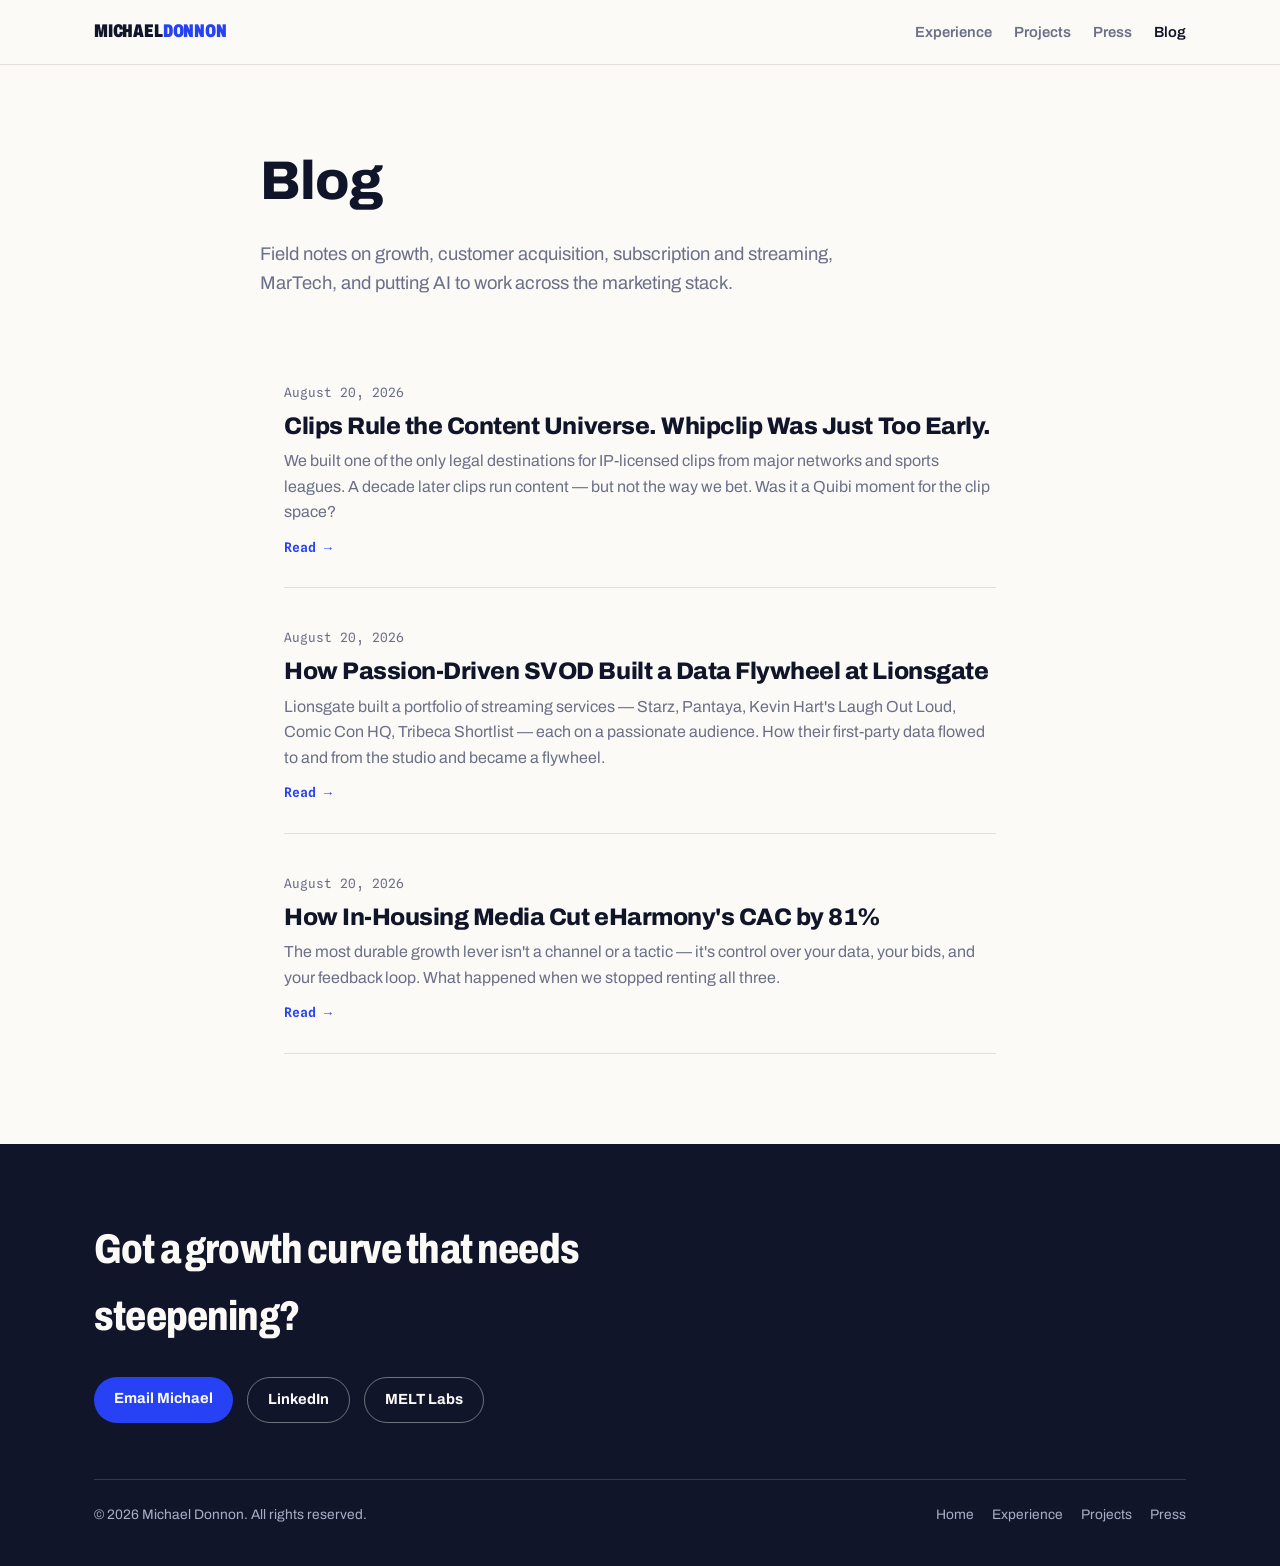
<file: blog/index.html>
<!DOCTYPE html>
<html lang="en">
<head>
  <meta charset="UTF-8" />
  <meta name="viewport" content="width=device-width, initial-scale=1.0" />
  <meta name="theme-color" content="#11152A" />

  <title>Blog | Michael Donnon — Growth &amp; Marketing</title>
  <meta name="description" content="Field notes on growth marketing, customer acquisition, subscription and streaming, MarTech, and applying AI across the marketing stack — from Michael Donnon." />
  <link rel="icon" href="/favicon.ico?v=2" sizes="any" />
  <link rel="apple-touch-icon" href="/images/apple-touch-icon.png?v=2" />
  <link rel="canonical" href="https://michaeldonnon.com/blog" />
  <meta name="author" content="Michael Donnon" />
  <meta name="robots" content="index, follow, max-image-preview:large, max-snippet:-1" />

  <meta property="og:type" content="website" />
  <meta property="og:url" content="https://michaeldonnon.com/blog" />
  <meta property="og:title" content="Blog | Michael Donnon" />
  <meta property="og:description" content="Field notes on growth, customer acquisition, subscription streaming, MarTech, and AI in marketing." />
  <meta property="og:image" content="https://michaeldonnon.com/images/michael-donnon-og.jpg" />
  <meta property="og:site_name" content="Michael Donnon" />
  <meta name="twitter:card" content="summary_large_image" />
  <meta name="twitter:title" content="Blog | Michael Donnon" />
  <meta name="twitter:description" content="Field notes on growth, acquisition, streaming, MarTech, and AI in marketing." />
  <meta name="twitter:image" content="https://michaeldonnon.com/images/michael-donnon-og.jpg" />

  <script type="application/ld+json">
  {
    "@context": "https://schema.org",
    "@type": "Blog",
    "@id": "https://michaeldonnon.com/blog#blog",
    "url": "https://michaeldonnon.com/blog",
    "name": "Michael Donnon — Blog",
    "description": "Field notes on growth marketing, customer acquisition, subscription and streaming, MarTech, and applying AI across the marketing stack.",
    "inLanguage": "en",
    "author": { "@type": "Person", "@id": "https://michaeldonnon.com/#person", "name": "Michael Donnon", "url": "https://michaeldonnon.com/" },
    "blogPost": [
      {
        "@type": "BlogPosting",
        "headline": "Clips Rule the Content Universe. Whipclip Was Just Too Early.",
        "url": "https://michaeldonnon.com/blog/whipclip-too-early-for-clips",
        "datePublished": "2026-08-20",
        "author": { "@type": "Person", "name": "Michael Donnon" }
      },
      {
        "@type": "BlogPosting",
        "headline": "How Passion-Driven SVOD Built a Data Flywheel at Lionsgate",
        "url": "https://michaeldonnon.com/blog/lionsgate-svod-data-flywheel",
        "datePublished": "2026-08-20",
        "author": { "@type": "Person", "name": "Michael Donnon" }
      },
      {
        "@type": "BlogPosting",
        "headline": "How In-Housing Media Cut eHarmony's CAC by 81%",
        "url": "https://michaeldonnon.com/blog/in-housing-media-cut-cac-81",
        "datePublished": "2026-08-20",
        "author": { "@type": "Person", "name": "Michael Donnon" }
      }
    ]
  }
  </script>
  <script type="application/ld+json">
  {
    "@context": "https://schema.org",
    "@type": "BreadcrumbList",
    "itemListElement": [
      { "@type": "ListItem", "position": 1, "name": "Home", "item": "https://michaeldonnon.com/" },
      { "@type": "ListItem", "position": 2, "name": "Blog", "item": "https://michaeldonnon.com/blog" }
    ]
  }
  </script>

  <link rel="preconnect" href="https://fonts.googleapis.com" />
  <link rel="preconnect" href="https://fonts.gstatic.com" crossorigin />
  <link href="https://fonts.googleapis.com/css2?family=Archivo:wdth,wght@62..125,100..900&family=Spline+Sans+Mono:wght@400;500;600&display=swap" rel="stylesheet" />
  <link rel="stylesheet" href="/blog/blog.css" />
</head>
<body>
  <header>
    <div class="wrap-wide nav">
      <a class="logo" href="/">MICHAEL<span>DONNON</span></a>
      <nav aria-label="Primary">
        <ul>
          <li><a href="/#experience">Experience</a></li>
          <li><a href="/#projects">Projects</a></li>
          <li><a href="/#press">Press</a></li>
          <li><a href="/blog" aria-current="page">Blog</a></li>
        </ul>
      </nav>
    </div>
  </header>

  <main>
    <div class="wrap blog-hero">
      <h1>Blog</h1>
      <p class="lede">Field notes on growth, customer acquisition, subscription and streaming, MarTech, and putting AI to work across the marketing stack.</p>
    </div>

    <div class="wrap">
      <ul class="post-list">
        <li>
          <a href="/blog/whipclip-too-early-for-clips">
            <span class="post-date">August 20, 2026</span>
            <h2>Clips Rule the Content Universe. Whipclip Was Just Too Early.</h2>
            <p>We built one of the only legal destinations for IP-licensed clips from major networks and sports leagues. A decade later clips run content — but not the way we bet. Was it a Quibi moment for the clip space?</p>
            <span class="read">Read →</span>
          </a>
        </li>
        <li>
          <a href="/blog/lionsgate-svod-data-flywheel">
            <span class="post-date">August 20, 2026</span>
            <h2>How Passion-Driven SVOD Built a Data Flywheel at Lionsgate</h2>
            <p>Lionsgate built a portfolio of streaming services — Starz, Pantaya, Kevin Hart's Laugh Out Loud, Comic Con HQ, Tribeca Shortlist — each on a passionate audience. How their first-party data flowed to and from the studio and became a flywheel.</p>
            <span class="read">Read →</span>
          </a>
        </li>
        <li>
          <a href="/blog/in-housing-media-cut-cac-81">
            <span class="post-date">August 20, 2026</span>
            <h2>How In-Housing Media Cut eHarmony's CAC by 81%</h2>
            <p>The most durable growth lever isn't a channel or a tactic — it's control over your data, your bids, and your feedback loop. What happened when we stopped renting all three.</p>
            <span class="read">Read →</span>
          </a>
        </li>
      </ul>
    </div>
  </main>

  <footer>
    <div class="wrap-wide">
      <h2>Got a growth curve that needs steepening?</h2>
      <div class="foot-cta">
        <a class="btn" href="mailto:md@melt.biz">Email Michael</a>
        <a class="btn ghost" href="https://www.linkedin.com/in/michaeldonnon">LinkedIn</a>
        <a class="btn ghost" href="https://www.melt.biz">MELT Labs</a>
      </div>
      <div class="foot-meta">
        <span>© 2026 Michael Donnon. All rights reserved.</span>
        <div class="links">
          <a href="/">Home</a>
          <a href="/#experience">Experience</a>
          <a href="/#projects">Projects</a>
          <a href="/#press">Press</a>
        </div>
      </div>
    </div>
  </footer>
</body>
</html>
</file>
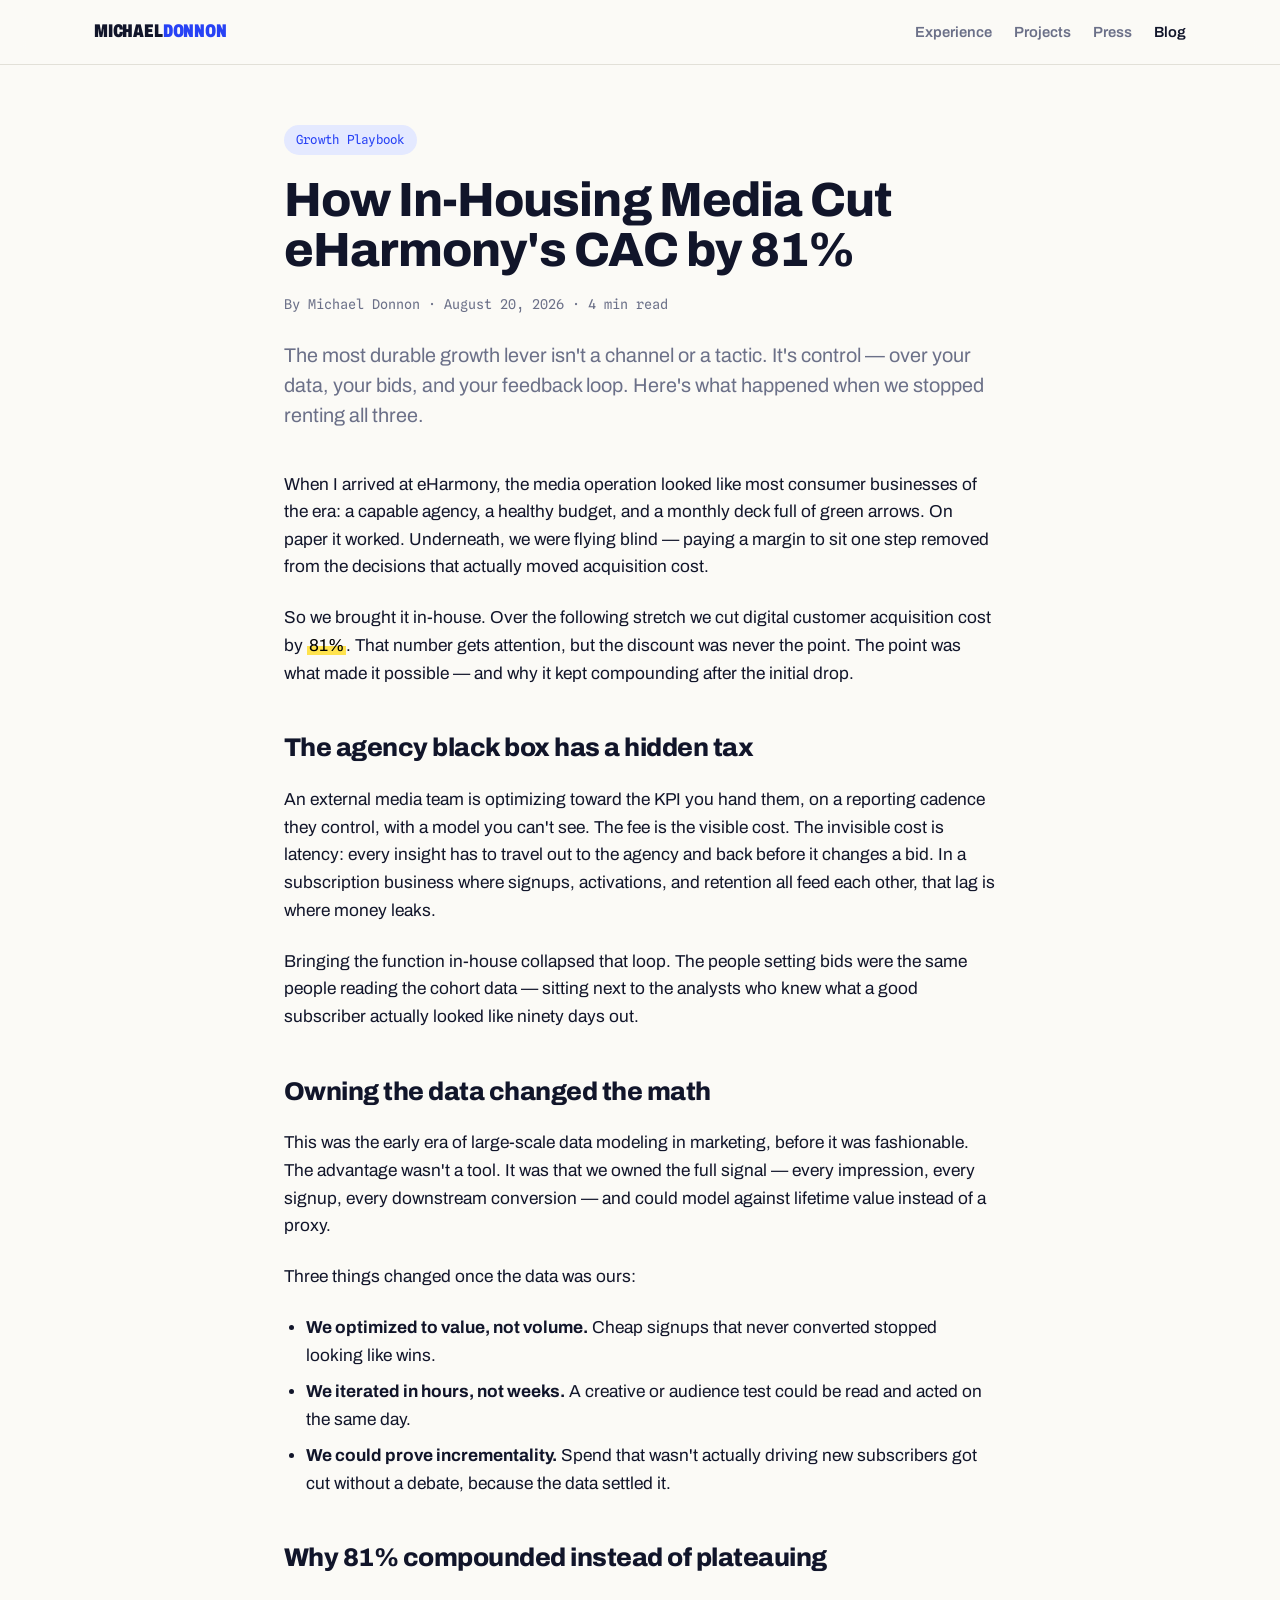
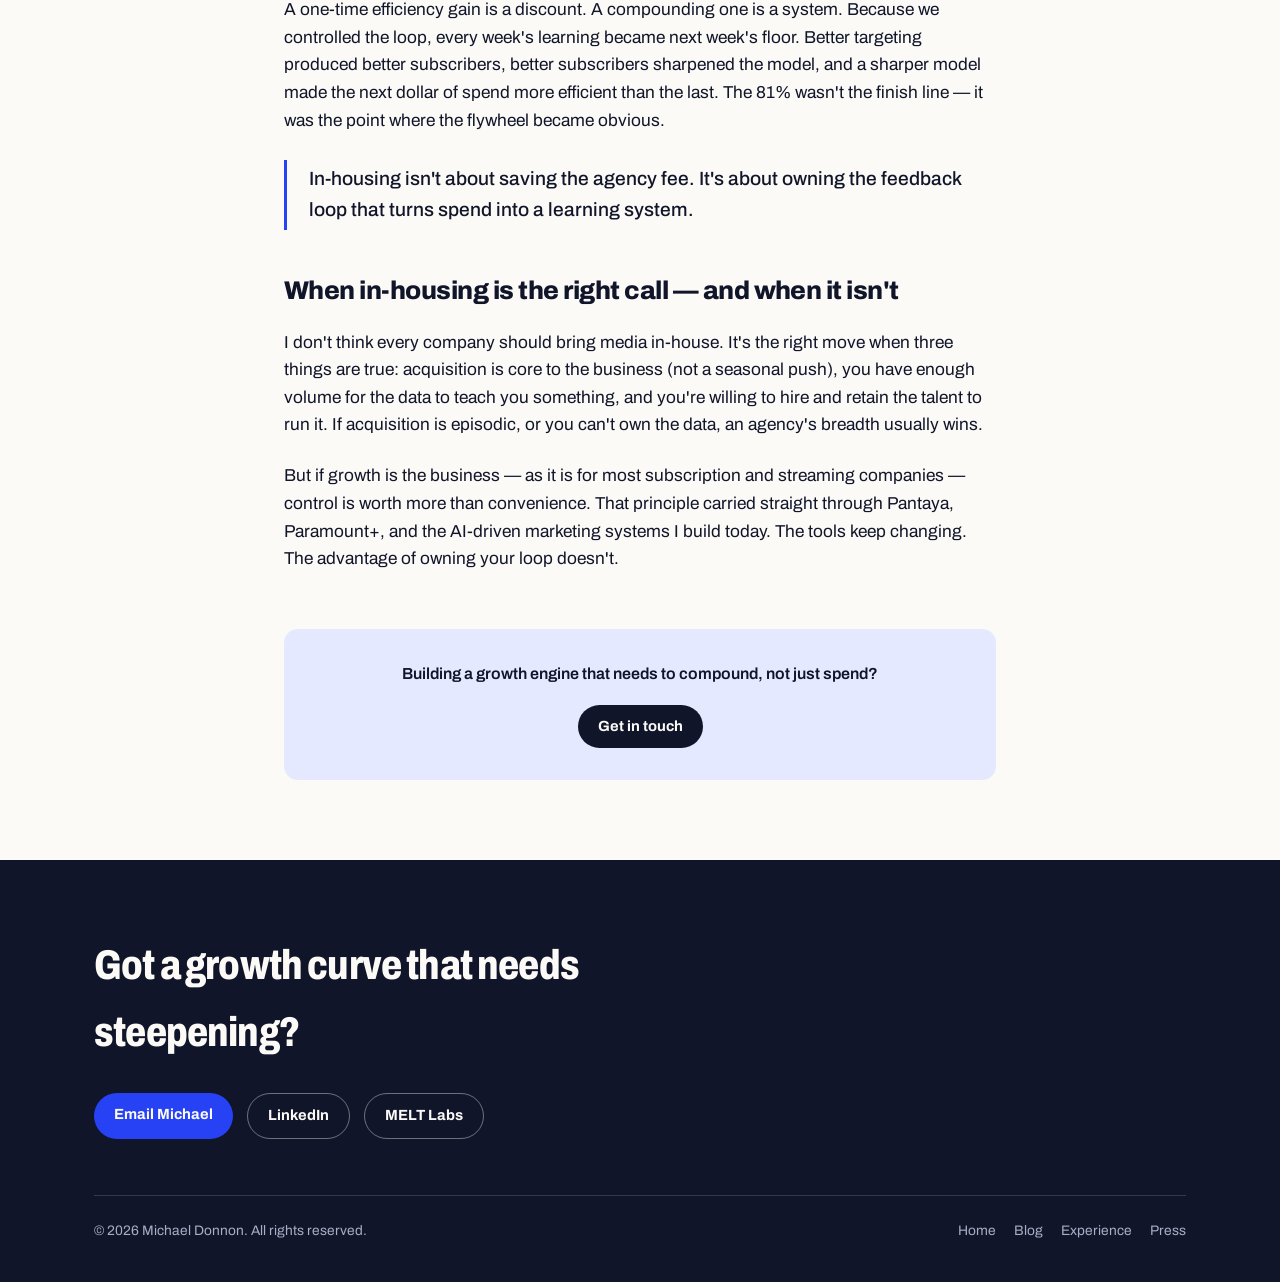
<file: blog/in-housing-media-cut-cac-81/index.html>
<!DOCTYPE html>
<html lang="en">
<head>
  <meta charset="UTF-8" />
  <meta name="viewport" content="width=device-width, initial-scale=1.0" />
  <meta name="theme-color" content="#11152A" />

  <title>How In-Housing Media Cut eHarmony's CAC by 81% | Michael Donnon</title>
  <meta name="description" content="The most durable growth lever isn't a channel or a tactic — it's control. How bringing performance media in-house cut eHarmony's customer acquisition cost by 81%, and when in-housing is the right call." />
  <link rel="icon" href="/favicon.ico?v=2" sizes="any" />
  <link rel="apple-touch-icon" href="/images/apple-touch-icon.png?v=2" />
  <link rel="canonical" href="https://michaeldonnon.com/blog/in-housing-media-cut-cac-81" />
  <meta name="author" content="Michael Donnon" />
  <meta name="robots" content="index, follow, max-image-preview:large, max-snippet:-1" />

  <meta property="og:type" content="article" />
  <meta property="og:url" content="https://michaeldonnon.com/blog/in-housing-media-cut-cac-81" />
  <meta property="og:title" content="How In-Housing Media Cut eHarmony's CAC by 81%" />
  <meta property="og:description" content="The most durable growth lever isn't a channel or a tactic — it's control. How bringing performance media in-house cut CAC by 81%." />
  <meta property="og:image" content="https://michaeldonnon.com/images/michael-donnon-og.jpg" />
  <meta property="og:site_name" content="Michael Donnon" />
  <meta property="article:published_time" content="2026-08-20" />
  <meta property="article:author" content="Michael Donnon" />
  <meta name="twitter:card" content="summary_large_image" />
  <meta name="twitter:title" content="How In-Housing Media Cut eHarmony's CAC by 81%" />
  <meta name="twitter:description" content="Why control — not any single channel — is the most durable growth lever." />
  <meta name="twitter:image" content="https://michaeldonnon.com/images/michael-donnon-og.jpg" />

  <script type="application/ld+json">
  {
    "@context": "https://schema.org",
    "@type": "Article",
    "headline": "How In-Housing Media Cut eHarmony's CAC by 81%",
    "description": "The most durable growth lever isn't a channel or a tactic — it's control. How bringing performance media in-house cut eHarmony's customer acquisition cost by 81%, and when in-housing is the right call.",
    "image": "https://michaeldonnon.com/images/michael-donnon-og.jpg",
    "datePublished": "2026-08-20",
    "dateModified": "2026-08-20",
    "inLanguage": "en",
    "url": "https://michaeldonnon.com/blog/in-housing-media-cut-cac-81",
    "mainEntityOfPage": "https://michaeldonnon.com/blog/in-housing-media-cut-cac-81",
    "author": { "@type": "Person", "@id": "https://michaeldonnon.com/#person", "name": "Michael Donnon", "url": "https://michaeldonnon.com/" },
    "publisher": { "@type": "Person", "@id": "https://michaeldonnon.com/#person", "name": "Michael Donnon", "url": "https://michaeldonnon.com/" },
    "keywords": "in-housing media, customer acquisition cost, CAC, performance marketing, growth marketing, media buying, incrementality"
  }
  </script>
  <script type="application/ld+json">
  {
    "@context": "https://schema.org",
    "@type": "BreadcrumbList",
    "itemListElement": [
      { "@type": "ListItem", "position": 1, "name": "Home", "item": "https://michaeldonnon.com/" },
      { "@type": "ListItem", "position": 2, "name": "Blog", "item": "https://michaeldonnon.com/blog" },
      { "@type": "ListItem", "position": 3, "name": "How In-Housing Media Cut eHarmony's CAC by 81%", "item": "https://michaeldonnon.com/blog/in-housing-media-cut-cac-81" }
    ]
  }
  </script>

  <link rel="preconnect" href="https://fonts.googleapis.com" />
  <link rel="preconnect" href="https://fonts.gstatic.com" crossorigin />
  <link href="https://fonts.googleapis.com/css2?family=Archivo:wdth,wght@62..125,100..900&family=Spline+Sans+Mono:wght@400;500;600&display=swap" rel="stylesheet" />
  <link rel="stylesheet" href="/blog/blog.css" />
</head>
<body>
  <header>
    <div class="wrap-wide nav">
      <a class="logo" href="/">MICHAEL<span>DONNON</span></a>
      <nav aria-label="Primary">
        <ul>
          <li><a href="/#experience">Experience</a></li>
          <li><a href="/#projects">Projects</a></li>
          <li><a href="/#press">Press</a></li>
          <li><a href="/blog" aria-current="page">Blog</a></li>
        </ul>
      </nav>
    </div>
  </header>

  <main class="article">
    <div class="wrap">
      <span class="eyebrow">Growth Playbook</span>
      <h1>How In-Housing Media Cut eHarmony's CAC by 81%</h1>
      <p class="post-meta">By Michael Donnon · August 20, 2026 · 4 min read</p>
      <p class="lede">The most durable growth lever isn't a channel or a tactic. It's control — over your data, your bids, and your feedback loop. Here's what happened when we stopped renting all three.</p>

      <div class="article-body">
        <p>When I arrived at eHarmony, the media operation looked like most consumer businesses of the era: a capable agency, a healthy budget, and a monthly deck full of green arrows. On paper it worked. Underneath, we were flying blind — paying a margin to sit one step removed from the decisions that actually moved acquisition cost.</p>

        <p>So we brought it in-house. Over the following stretch we cut digital customer acquisition cost by <mark>81%</mark>. That number gets attention, but the discount was never the point. The point was what made it possible — and why it kept compounding after the initial drop.</p>

        <h2>The agency black box has a hidden tax</h2>
        <p>An external media team is optimizing toward the KPI you hand them, on a reporting cadence they control, with a model you can't see. The fee is the visible cost. The invisible cost is latency: every insight has to travel out to the agency and back before it changes a bid. In a subscription business where signups, activations, and retention all feed each other, that lag is where money leaks.</p>

        <p>Bringing the function in-house collapsed that loop. The people setting bids were the same people reading the cohort data — sitting next to the analysts who knew what a good subscriber actually looked like ninety days out.</p>

        <h2>Owning the data changed the math</h2>
        <p>This was the early era of large-scale data modeling in marketing, before it was fashionable. The advantage wasn't a tool. It was that we owned the full signal — every impression, every signup, every downstream conversion — and could model against lifetime value instead of a proxy.</p>
        <p>Three things changed once the data was ours:</p>
        <ul>
          <li><strong>We optimized to value, not volume.</strong> Cheap signups that never converted stopped looking like wins.</li>
          <li><strong>We iterated in hours, not weeks.</strong> A creative or audience test could be read and acted on the same day.</li>
          <li><strong>We could prove incrementality.</strong> Spend that wasn't actually driving new subscribers got cut without a debate, because the data settled it.</li>
        </ul>

        <h2>Why 81% compounded instead of plateauing</h2>
        <p>A one-time efficiency gain is a discount. A compounding one is a system. Because we controlled the loop, every week's learning became next week's floor. Better targeting produced better subscribers, better subscribers sharpened the model, and a sharper model made the next dollar of spend more efficient than the last. The 81% wasn't the finish line — it was the point where the flywheel became obvious.</p>

        <blockquote>In-housing isn't about saving the agency fee. It's about owning the feedback loop that turns spend into a learning system.</blockquote>

        <h2>When in-housing is the right call — and when it isn't</h2>
        <p>I don't think every company should bring media in-house. It's the right move when three things are true: acquisition is core to the business (not a seasonal push), you have enough volume for the data to teach you something, and you're willing to hire and retain the talent to run it. If acquisition is episodic, or you can't own the data, an agency's breadth usually wins.</p>
        <p>But if growth is the business — as it is for most subscription and streaming companies — control is worth more than convenience. That principle carried straight through Pantaya, Paramount+, and the AI-driven marketing systems I build today. The tools keep changing. The advantage of owning your loop doesn't.</p>
      </div>

      <div class="article-cta">
        <p>Building a growth engine that needs to compound, not just spend?</p>
        <a class="btn" href="mailto:md@melt.biz">Get in touch</a>
      </div>
    </div>
  </main>

  <footer>
    <div class="wrap-wide">
      <h2>Got a growth curve that needs steepening?</h2>
      <div class="foot-cta">
        <a class="btn" href="mailto:md@melt.biz">Email Michael</a>
        <a class="btn ghost" href="https://www.linkedin.com/in/michaeldonnon">LinkedIn</a>
        <a class="btn ghost" href="https://www.melt.biz">MELT Labs</a>
      </div>
      <div class="foot-meta">
        <span>© 2026 Michael Donnon. All rights reserved.</span>
        <div class="links">
          <a href="/">Home</a>
          <a href="/blog">Blog</a>
          <a href="/#experience">Experience</a>
          <a href="/#press">Press</a>
        </div>
      </div>
    </div>
  </footer>
</body>
</html>
</file>
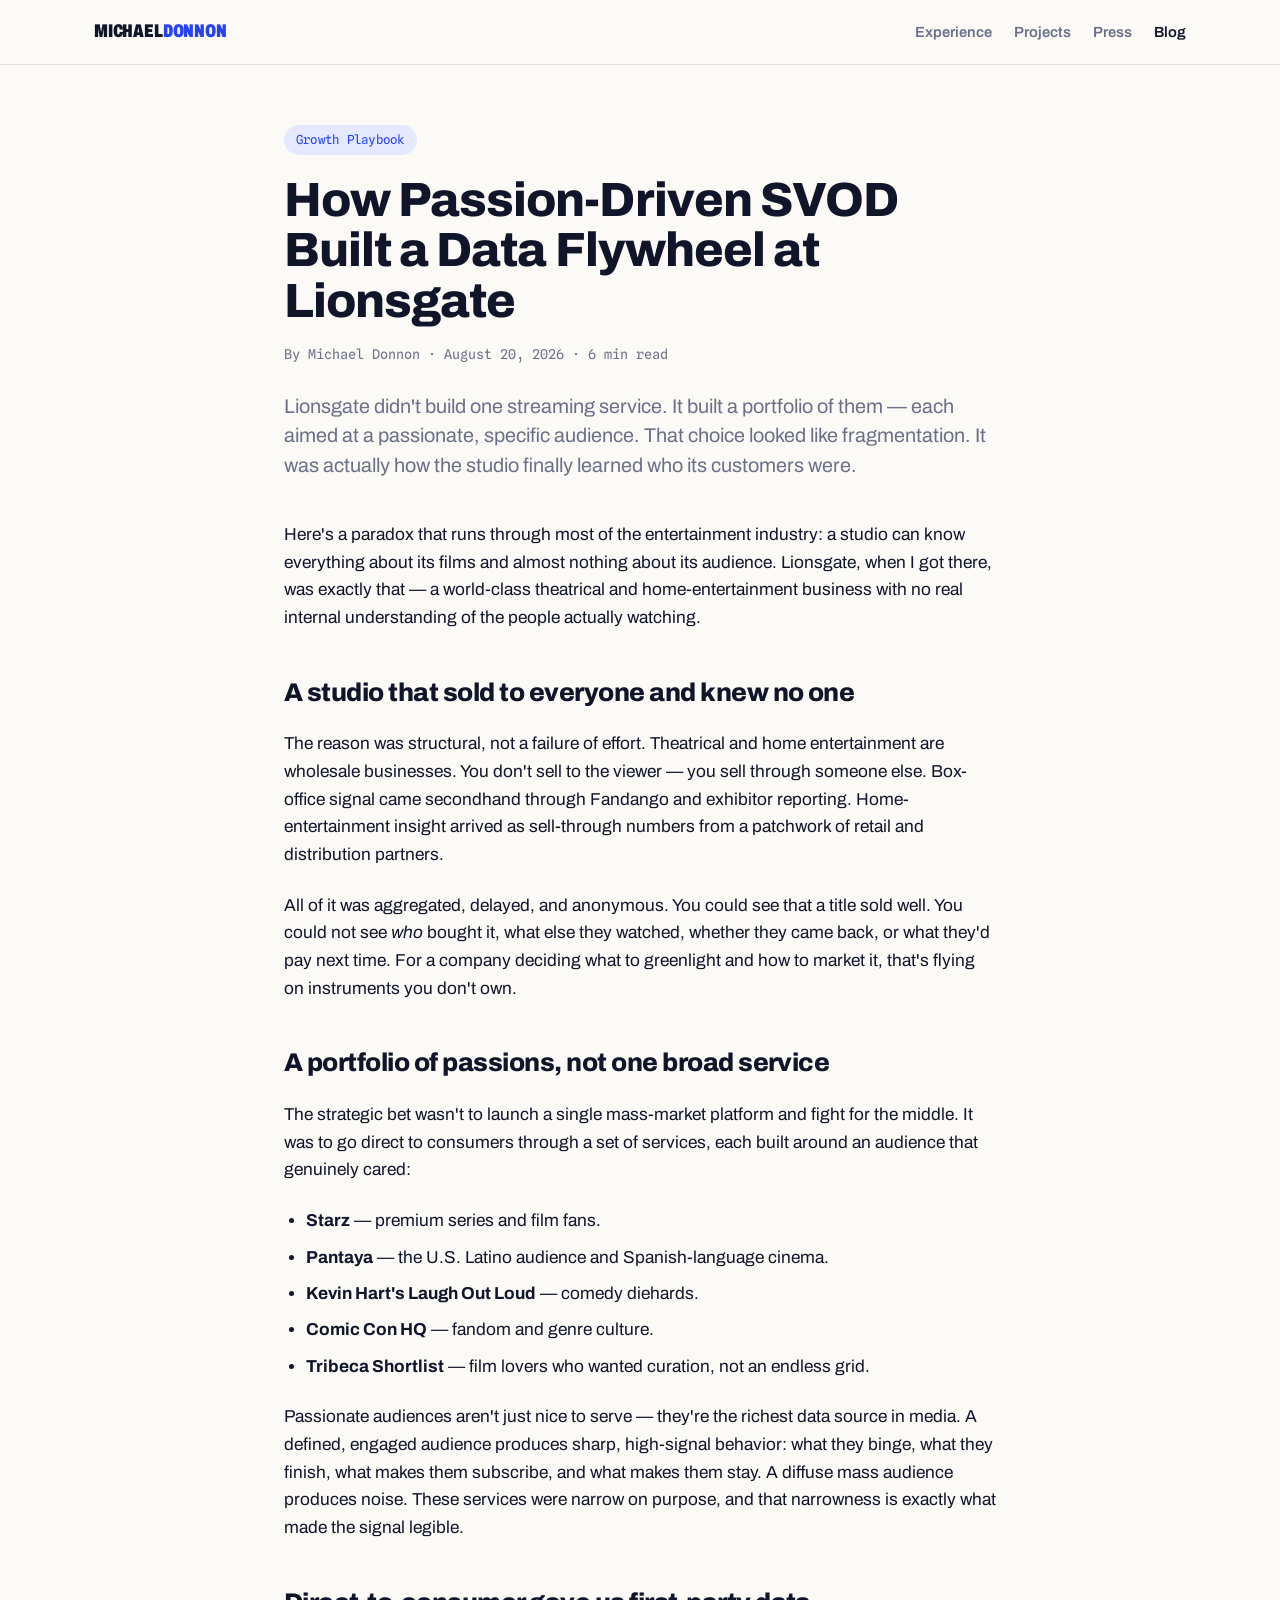
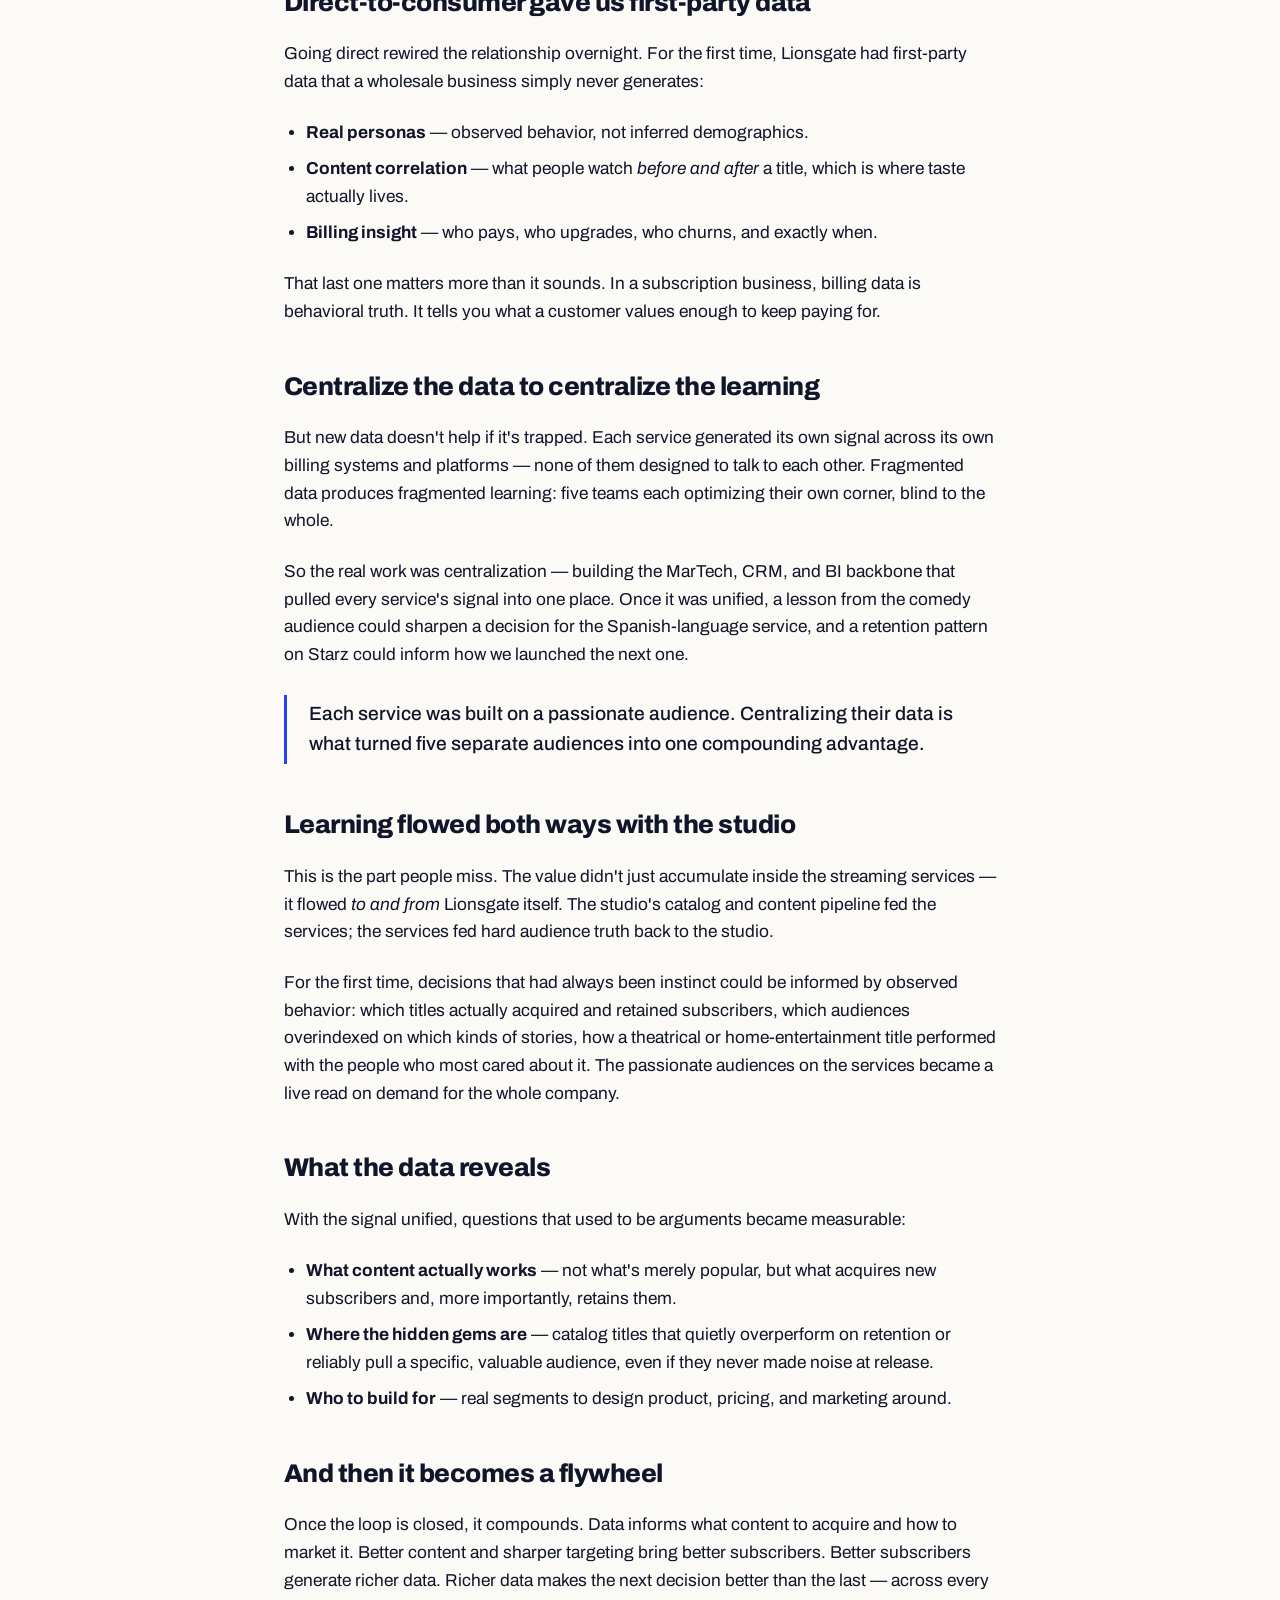
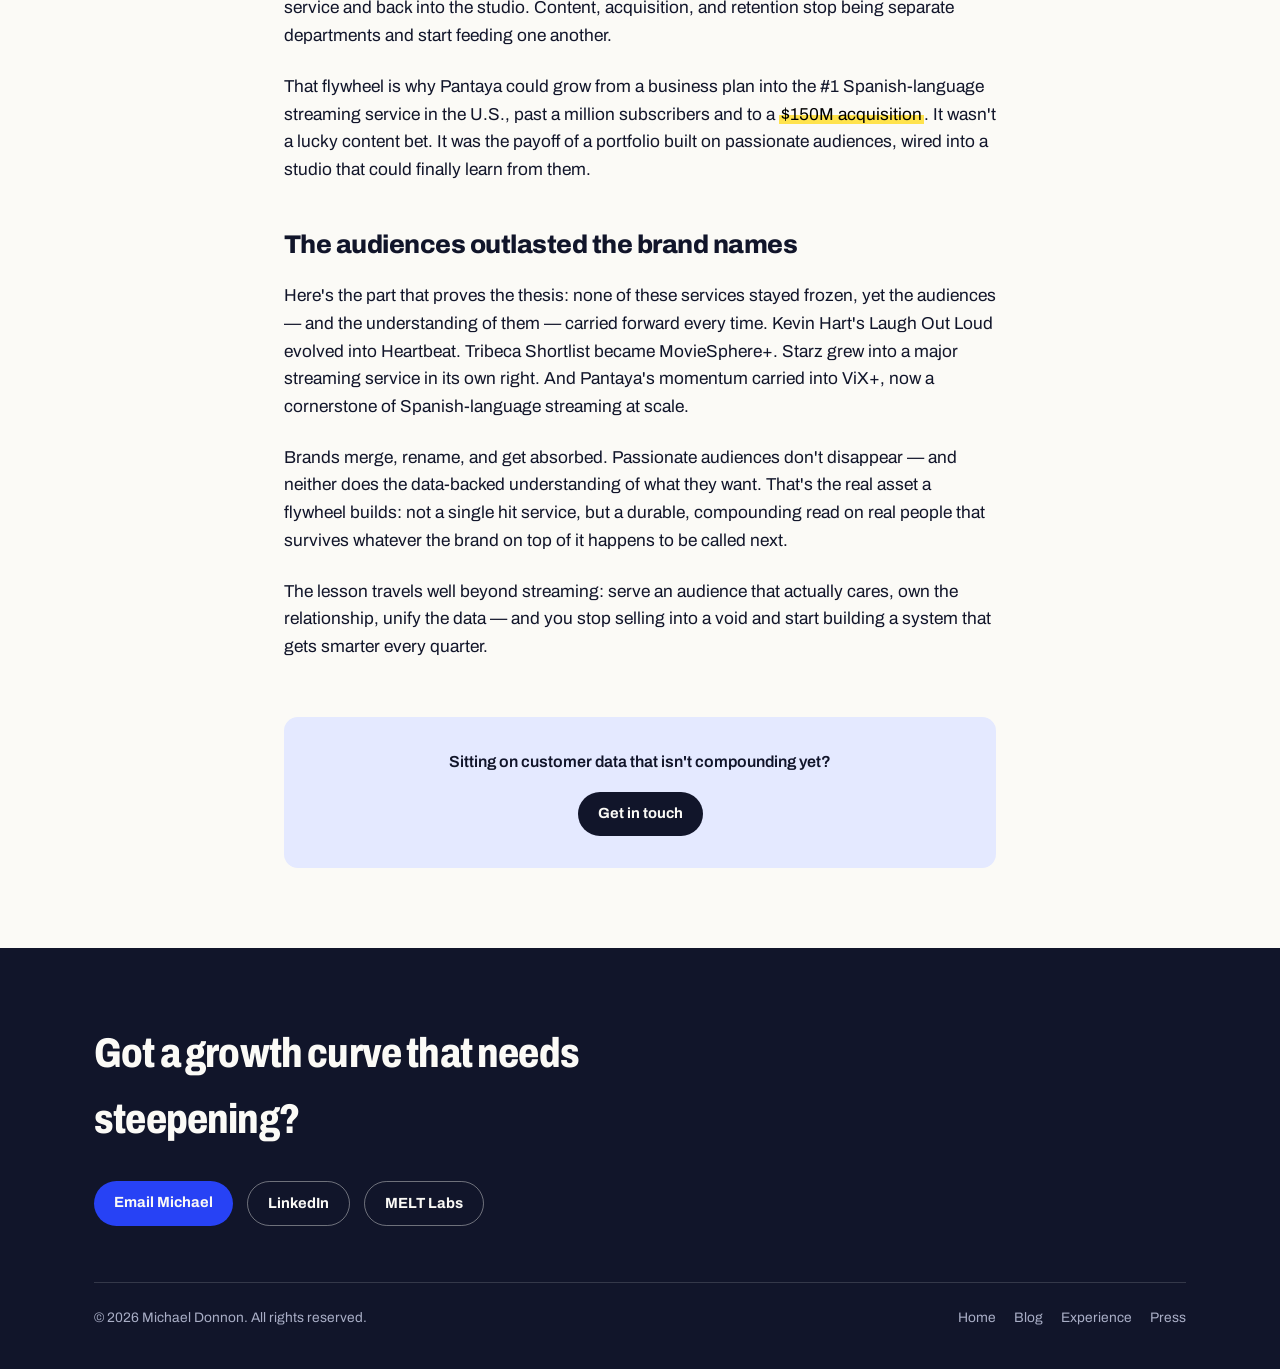
<file: blog/lionsgate-svod-data-flywheel/index.html>
<!DOCTYPE html>
<html lang="en">
<head>
  <meta charset="UTF-8" />
  <meta name="viewport" content="width=device-width, initial-scale=1.0" />
  <meta name="theme-color" content="#11152A" />

  <title>How Passion-Driven SVOD Built a Data Flywheel at Lionsgate | Michael Donnon</title>
  <meta name="description" content="Lionsgate didn't build one streaming service — it built a portfolio aimed at passionate audiences: Starz, Pantaya, Kevin Hart's Laugh Out Loud, Comic Con HQ, and Tribeca Shortlist. How those niche services created first-party data that flowed to and from the studio, and turned into a flywheel." />
  <link rel="icon" href="/favicon.ico?v=2" sizes="any" />
  <link rel="apple-touch-icon" href="/images/apple-touch-icon.png?v=2" />
  <link rel="canonical" href="https://michaeldonnon.com/blog/lionsgate-svod-data-flywheel" />
  <meta name="author" content="Michael Donnon" />
  <meta name="robots" content="index, follow, max-image-preview:large, max-snippet:-1" />

  <meta property="og:type" content="article" />
  <meta property="og:url" content="https://michaeldonnon.com/blog/lionsgate-svod-data-flywheel" />
  <meta property="og:title" content="How Passion-Driven SVOD Built a Data Flywheel at Lionsgate" />
  <meta property="og:description" content="A portfolio of niche streaming services — Starz, Pantaya, Kevin Hart's Laugh Out Loud, Comic Con HQ, Tribeca Shortlist — each built on a passionate audience, all feeding one data flywheel." />
  <meta property="og:image" content="https://michaeldonnon.com/images/michael-donnon-og.jpg" />
  <meta property="og:site_name" content="Michael Donnon" />
  <meta property="article:published_time" content="2026-08-20" />
  <meta property="article:author" content="Michael Donnon" />
  <meta name="twitter:card" content="summary_large_image" />
  <meta name="twitter:title" content="How Passion-Driven SVOD Built a Data Flywheel at Lionsgate" />
  <meta name="twitter:description" content="Why a portfolio of passion-driven streaming services — not one broad platform — built a data flywheel at Lionsgate." />
  <meta name="twitter:image" content="https://michaeldonnon.com/images/michael-donnon-og.jpg" />

  <script type="application/ld+json">
  {
    "@context": "https://schema.org",
    "@type": "Article",
    "headline": "How Passion-Driven SVOD Built a Data Flywheel at Lionsgate",
    "description": "Lionsgate didn't build one streaming service — it built a portfolio aimed at passionate audiences: Starz, Pantaya, Kevin Hart's Laugh Out Loud, Comic Con HQ, and Tribeca Shortlist. How those niche services created first-party data that flowed to and from the studio, and turned into a flywheel.",
    "image": "https://michaeldonnon.com/images/michael-donnon-og.jpg",
    "datePublished": "2026-08-20",
    "dateModified": "2026-08-20",
    "inLanguage": "en",
    "url": "https://michaeldonnon.com/blog/lionsgate-svod-data-flywheel",
    "mainEntityOfPage": "https://michaeldonnon.com/blog/lionsgate-svod-data-flywheel",
    "author": { "@type": "Person", "@id": "https://michaeldonnon.com/#person", "name": "Michael Donnon", "url": "https://michaeldonnon.com/" },
    "publisher": { "@type": "Person", "@id": "https://michaeldonnon.com/#person", "name": "Michael Donnon", "url": "https://michaeldonnon.com/" },
    "keywords": "Lionsgate, Starz, Pantaya, ViX+, Kevin Hart Laugh Out Loud, Heartbeat, Comic Con HQ, Tribeca Shortlist, MovieSphere+, SVOD, direct-to-consumer, first-party data, data flywheel, streaming strategy, niche audiences"
  }
  </script>
  <script type="application/ld+json">
  {
    "@context": "https://schema.org",
    "@type": "BreadcrumbList",
    "itemListElement": [
      { "@type": "ListItem", "position": 1, "name": "Home", "item": "https://michaeldonnon.com/" },
      { "@type": "ListItem", "position": 2, "name": "Blog", "item": "https://michaeldonnon.com/blog" },
      { "@type": "ListItem", "position": 3, "name": "How Passion-Driven SVOD Built a Data Flywheel at Lionsgate", "item": "https://michaeldonnon.com/blog/lionsgate-svod-data-flywheel" }
    ]
  }
  </script>

  <link rel="preconnect" href="https://fonts.googleapis.com" />
  <link rel="preconnect" href="https://fonts.gstatic.com" crossorigin />
  <link href="https://fonts.googleapis.com/css2?family=Archivo:wdth,wght@62..125,100..900&family=Spline+Sans+Mono:wght@400;500;600&display=swap" rel="stylesheet" />
  <link rel="stylesheet" href="/blog/blog.css" />
</head>
<body>
  <header>
    <div class="wrap-wide nav">
      <a class="logo" href="/">MICHAEL<span>DONNON</span></a>
      <nav aria-label="Primary">
        <ul>
          <li><a href="/#experience">Experience</a></li>
          <li><a href="/#projects">Projects</a></li>
          <li><a href="/#press">Press</a></li>
          <li><a href="/blog" aria-current="page">Blog</a></li>
        </ul>
      </nav>
    </div>
  </header>

  <main class="article">
    <div class="wrap">
      <span class="eyebrow">Growth Playbook</span>
      <h1>How Passion-Driven SVOD Built a Data Flywheel at Lionsgate</h1>
      <p class="post-meta">By Michael Donnon · August 20, 2026 · 6 min read</p>
      <p class="lede">Lionsgate didn't build one streaming service. It built a portfolio of them — each aimed at a passionate, specific audience. That choice looked like fragmentation. It was actually how the studio finally learned who its customers were.</p>

      <div class="article-body">
        <p>Here's a paradox that runs through most of the entertainment industry: a studio can know everything about its films and almost nothing about its audience. Lionsgate, when I got there, was exactly that — a world-class theatrical and home-entertainment business with no real internal understanding of the people actually watching.</p>

        <h2>A studio that sold to everyone and knew no one</h2>
        <p>The reason was structural, not a failure of effort. Theatrical and home entertainment are wholesale businesses. You don't sell to the viewer — you sell through someone else. Box-office signal came secondhand through Fandango and exhibitor reporting. Home-entertainment insight arrived as sell-through numbers from a patchwork of retail and distribution partners.</p>
        <p>All of it was aggregated, delayed, and anonymous. You could see that a title sold well. You could not see <em>who</em> bought it, what else they watched, whether they came back, or what they'd pay next time. For a company deciding what to greenlight and how to market it, that's flying on instruments you don't own.</p>

        <h2>A portfolio of passions, not one broad service</h2>
        <p>The strategic bet wasn't to launch a single mass-market platform and fight for the middle. It was to go direct to consumers through a set of services, each built around an audience that genuinely cared:</p>
        <ul>
          <li><strong>Starz</strong> — premium series and film fans.</li>
          <li><strong>Pantaya</strong> — the U.S. Latino audience and Spanish-language cinema.</li>
          <li><strong>Kevin Hart's Laugh Out Loud</strong> — comedy diehards.</li>
          <li><strong>Comic Con HQ</strong> — fandom and genre culture.</li>
          <li><strong>Tribeca Shortlist</strong> — film lovers who wanted curation, not an endless grid.</li>
        </ul>
        <p>Passionate audiences aren't just nice to serve — they're the richest data source in media. A defined, engaged audience produces sharp, high-signal behavior: what they binge, what they finish, what makes them subscribe, and what makes them stay. A diffuse mass audience produces noise. These services were narrow on purpose, and that narrowness is exactly what made the signal legible.</p>

        <h2>Direct-to-consumer gave us first-party data</h2>
        <p>Going direct rewired the relationship overnight. For the first time, Lionsgate had first-party data that a wholesale business simply never generates:</p>
        <ul>
          <li><strong>Real personas</strong> — observed behavior, not inferred demographics.</li>
          <li><strong>Content correlation</strong> — what people watch <em>before and after</em> a title, which is where taste actually lives.</li>
          <li><strong>Billing insight</strong> — who pays, who upgrades, who churns, and exactly when.</li>
        </ul>
        <p>That last one matters more than it sounds. In a subscription business, billing data is behavioral truth. It tells you what a customer values enough to keep paying for.</p>

        <h2>Centralize the data to centralize the learning</h2>
        <p>But new data doesn't help if it's trapped. Each service generated its own signal across its own billing systems and platforms — none of them designed to talk to each other. Fragmented data produces fragmented learning: five teams each optimizing their own corner, blind to the whole.</p>
        <p>So the real work was centralization — building the MarTech, CRM, and BI backbone that pulled every service's signal into one place. Once it was unified, a lesson from the comedy audience could sharpen a decision for the Spanish-language service, and a retention pattern on Starz could inform how we launched the next one.</p>

        <blockquote>Each service was built on a passionate audience. Centralizing their data is what turned five separate audiences into one compounding advantage.</blockquote>

        <h2>Learning flowed both ways with the studio</h2>
        <p>This is the part people miss. The value didn't just accumulate inside the streaming services — it flowed <em>to and from</em> Lionsgate itself. The studio's catalog and content pipeline fed the services; the services fed hard audience truth back to the studio.</p>
        <p>For the first time, decisions that had always been instinct could be informed by observed behavior: which titles actually acquired and retained subscribers, which audiences overindexed on which kinds of stories, how a theatrical or home-entertainment title performed with the people who most cared about it. The passionate audiences on the services became a live read on demand for the whole company.</p>

        <h2>What the data reveals</h2>
        <p>With the signal unified, questions that used to be arguments became measurable:</p>
        <ul>
          <li><strong>What content actually works</strong> — not what's merely popular, but what acquires new subscribers and, more importantly, retains them.</li>
          <li><strong>Where the hidden gems are</strong> — catalog titles that quietly overperform on retention or reliably pull a specific, valuable audience, even if they never made noise at release.</li>
          <li><strong>Who to build for</strong> — real segments to design product, pricing, and marketing around.</li>
        </ul>

        <h2>And then it becomes a flywheel</h2>
        <p>Once the loop is closed, it compounds. Data informs what content to acquire and how to market it. Better content and sharper targeting bring better subscribers. Better subscribers generate richer data. Richer data makes the next decision better than the last — across every service and back into the studio. Content, acquisition, and retention stop being separate departments and start feeding one another.</p>
        <p>That flywheel is why Pantaya could grow from a business plan into the #1 Spanish-language streaming service in the U.S., past a million subscribers and to a <mark>$150M acquisition</mark>. It wasn't a lucky content bet. It was the payoff of a portfolio built on passionate audiences, wired into a studio that could finally learn from them.</p>

        <h2>The audiences outlasted the brand names</h2>
        <p>Here's the part that proves the thesis: none of these services stayed frozen, yet the audiences — and the understanding of them — carried forward every time. Kevin Hart's Laugh Out Loud evolved into Heartbeat. Tribeca Shortlist became MovieSphere+. Starz grew into a major streaming service in its own right. And Pantaya's momentum carried into ViX+, now a cornerstone of Spanish-language streaming at scale.</p>
        <p>Brands merge, rename, and get absorbed. Passionate audiences don't disappear — and neither does the data-backed understanding of what they want. That's the real asset a flywheel builds: not a single hit service, but a durable, compounding read on real people that survives whatever the brand on top of it happens to be called next.</p>

        <p>The lesson travels well beyond streaming: serve an audience that actually cares, own the relationship, unify the data — and you stop selling into a void and start building a system that gets smarter every quarter.</p>
      </div>

      <div class="article-cta">
        <p>Sitting on customer data that isn't compounding yet?</p>
        <a class="btn" href="mailto:md@melt.biz">Get in touch</a>
      </div>
    </div>
  </main>

  <footer>
    <div class="wrap-wide">
      <h2>Got a growth curve that needs steepening?</h2>
      <div class="foot-cta">
        <a class="btn" href="mailto:md@melt.biz">Email Michael</a>
        <a class="btn ghost" href="https://www.linkedin.com/in/michaeldonnon">LinkedIn</a>
        <a class="btn ghost" href="https://www.melt.biz">MELT Labs</a>
      </div>
      <div class="foot-meta">
        <span>© 2026 Michael Donnon. All rights reserved.</span>
        <div class="links">
          <a href="/">Home</a>
          <a href="/blog">Blog</a>
          <a href="/#experience">Experience</a>
          <a href="/#press">Press</a>
        </div>
      </div>
    </div>
  </footer>
</body>
</html>
</file>
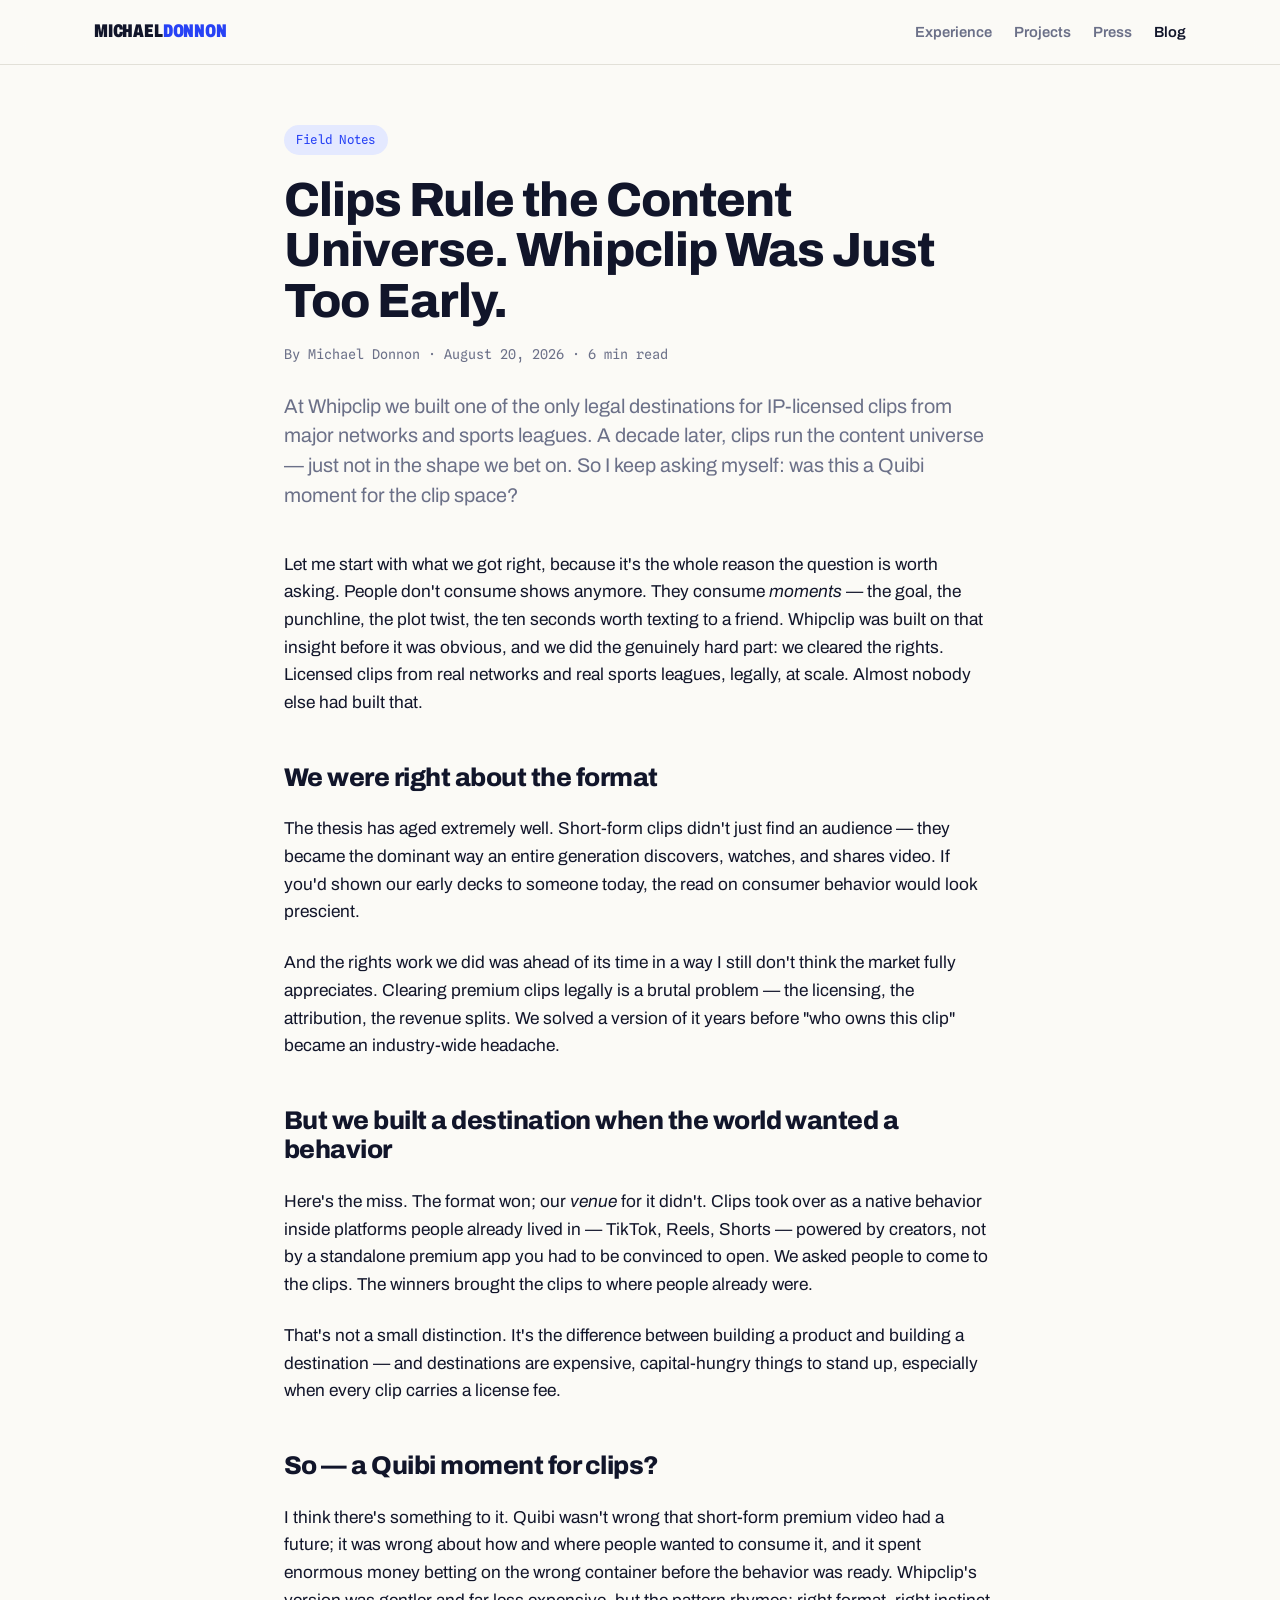
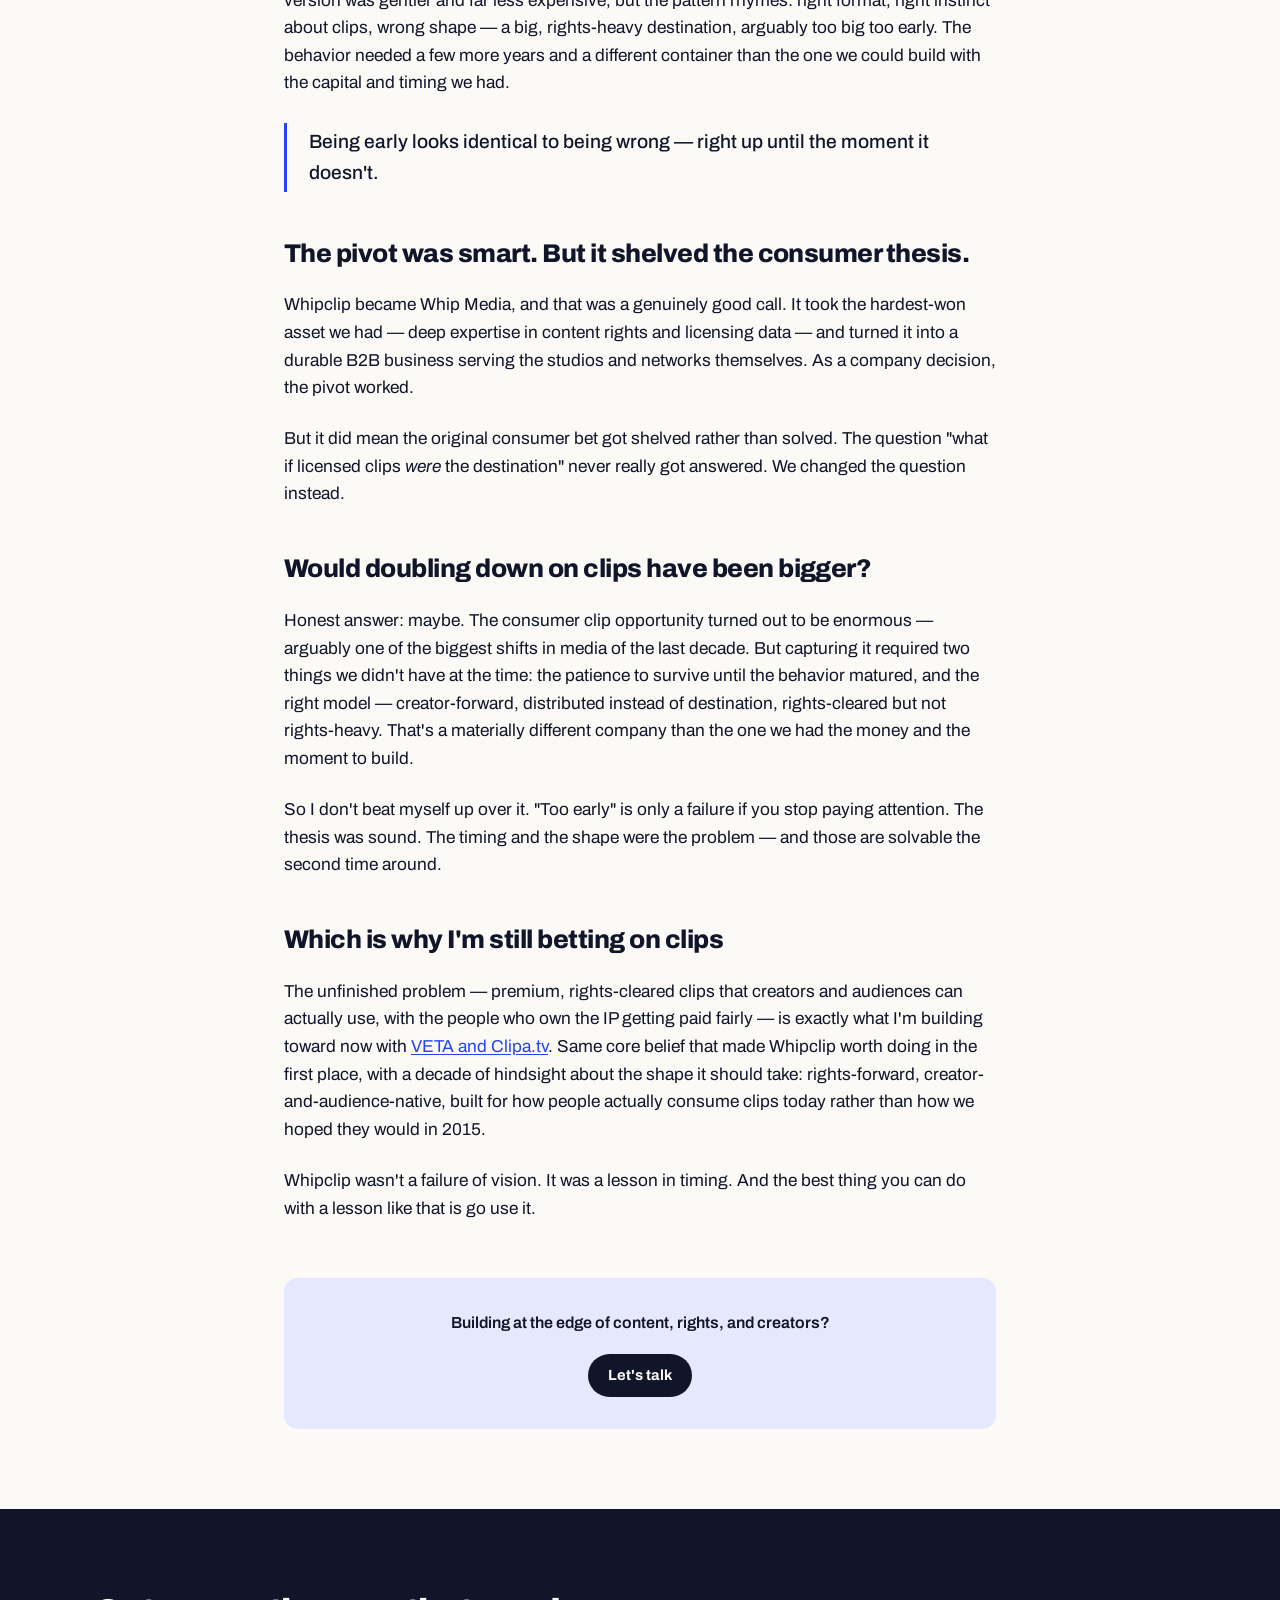
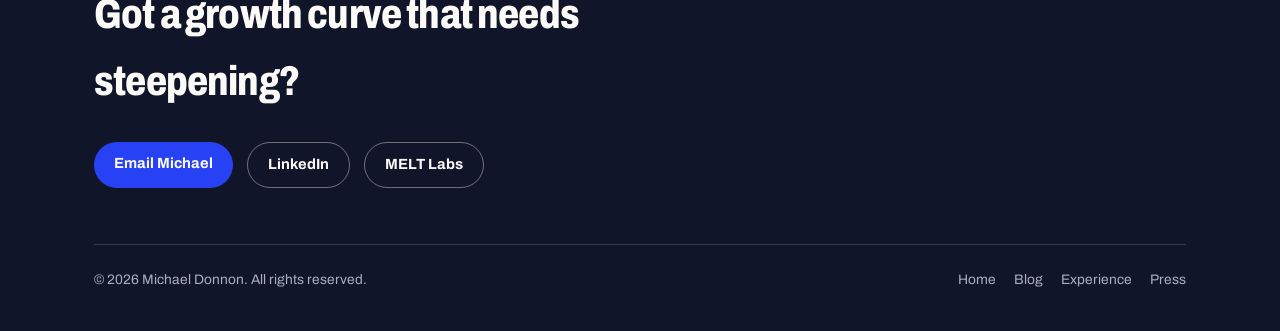
<file: blog/whipclip-too-early-for-clips/index.html>
<!DOCTYPE html>
<html lang="en">
<head>
  <meta charset="UTF-8" />
  <meta name="viewport" content="width=device-width, initial-scale=1.0" />
  <meta name="theme-color" content="#11152A" />

  <title>Clips Rule the Content Universe. Whipclip Was Just Too Early. | Michael Donnon</title>
  <meta name="description" content="Whipclip built one of the only legal destinations for IP-licensed clips from major networks and sports leagues. A decade later, clips rule content — but not the way we bet. Was it a Quibi moment for the clip space? A reflection on being right, too big, and too early." />
  <link rel="icon" href="/favicon.ico?v=2" sizes="any" />
  <link rel="apple-touch-icon" href="/images/apple-touch-icon.png?v=2" />
  <link rel="canonical" href="https://michaeldonnon.com/blog/whipclip-too-early-for-clips" />
  <meta name="author" content="Michael Donnon" />
  <meta name="robots" content="index, follow, max-image-preview:large, max-snippet:-1" />

  <meta property="og:type" content="article" />
  <meta property="og:url" content="https://michaeldonnon.com/blog/whipclip-too-early-for-clips" />
  <meta property="og:title" content="Clips Rule the Content Universe. Whipclip Was Just Too Early." />
  <meta property="og:description" content="A reflection on Whipclip — the right thesis about clips, in the wrong shape, a few years too soon. Was it a Quibi moment for the clip space?" />
  <meta property="og:image" content="https://michaeldonnon.com/images/michael-donnon-og.jpg" />
  <meta property="og:site_name" content="Michael Donnon" />
  <meta property="article:published_time" content="2026-08-20" />
  <meta property="article:author" content="Michael Donnon" />
  <meta name="twitter:card" content="summary_large_image" />
  <meta name="twitter:title" content="Clips Rule the Content Universe. Whipclip Was Just Too Early." />
  <meta name="twitter:description" content="The right thesis about clips, in the wrong shape, a few years too soon." />
  <meta name="twitter:image" content="https://michaeldonnon.com/images/michael-donnon-og.jpg" />

  <script type="application/ld+json">
  {
    "@context": "https://schema.org",
    "@type": "Article",
    "headline": "Clips Rule the Content Universe. Whipclip Was Just Too Early.",
    "description": "Whipclip built one of the only legal destinations for IP-licensed clips from major networks and sports leagues. A decade later, clips rule content — but not the way we bet. Was it a Quibi moment for the clip space? A reflection on being right, too big, and too early.",
    "image": "https://michaeldonnon.com/images/michael-donnon-og.jpg",
    "datePublished": "2026-08-20",
    "dateModified": "2026-08-20",
    "inLanguage": "en",
    "url": "https://michaeldonnon.com/blog/whipclip-too-early-for-clips",
    "mainEntityOfPage": "https://michaeldonnon.com/blog/whipclip-too-early-for-clips",
    "author": { "@type": "Person", "@id": "https://michaeldonnon.com/#person", "name": "Michael Donnon", "url": "https://michaeldonnon.com/" },
    "publisher": { "@type": "Person", "@id": "https://michaeldonnon.com/#person", "name": "Michael Donnon", "url": "https://michaeldonnon.com/" },
    "keywords": "Whipclip, Whip Media, clips, short-form video, licensed clips, IP licensing, sports highlights, Quibi, product timing, market timing, VETA, Clipa"
  }
  </script>
  <script type="application/ld+json">
  {
    "@context": "https://schema.org",
    "@type": "BreadcrumbList",
    "itemListElement": [
      { "@type": "ListItem", "position": 1, "name": "Home", "item": "https://michaeldonnon.com/" },
      { "@type": "ListItem", "position": 2, "name": "Blog", "item": "https://michaeldonnon.com/blog" },
      { "@type": "ListItem", "position": 3, "name": "Clips Rule the Content Universe. Whipclip Was Just Too Early.", "item": "https://michaeldonnon.com/blog/whipclip-too-early-for-clips" }
    ]
  }
  </script>

  <link rel="preconnect" href="https://fonts.googleapis.com" />
  <link rel="preconnect" href="https://fonts.gstatic.com" crossorigin />
  <link href="https://fonts.googleapis.com/css2?family=Archivo:wdth,wght@62..125,100..900&family=Spline+Sans+Mono:wght@400;500;600&display=swap" rel="stylesheet" />
  <link rel="stylesheet" href="/blog/blog.css" />
</head>
<body>
  <header>
    <div class="wrap-wide nav">
      <a class="logo" href="/">MICHAEL<span>DONNON</span></a>
      <nav aria-label="Primary">
        <ul>
          <li><a href="/#experience">Experience</a></li>
          <li><a href="/#projects">Projects</a></li>
          <li><a href="/#press">Press</a></li>
          <li><a href="/blog" aria-current="page">Blog</a></li>
        </ul>
      </nav>
    </div>
  </header>

  <main class="article">
    <div class="wrap">
      <span class="eyebrow">Field Notes</span>
      <h1>Clips Rule the Content Universe. Whipclip Was Just Too Early.</h1>
      <p class="post-meta">By Michael Donnon · August 20, 2026 · 6 min read</p>
      <p class="lede">At Whipclip we built one of the only legal destinations for IP-licensed clips from major networks and sports leagues. A decade later, clips run the content universe — just not in the shape we bet on. So I keep asking myself: was this a Quibi moment for the clip space?</p>

      <div class="article-body">
        <p>Let me start with what we got right, because it's the whole reason the question is worth asking. People don't consume shows anymore. They consume <em>moments</em> — the goal, the punchline, the plot twist, the ten seconds worth texting to a friend. Whipclip was built on that insight before it was obvious, and we did the genuinely hard part: we cleared the rights. Licensed clips from real networks and real sports leagues, legally, at scale. Almost nobody else had built that.</p>

        <h2>We were right about the format</h2>
        <p>The thesis has aged extremely well. Short-form clips didn't just find an audience — they became the dominant way an entire generation discovers, watches, and shares video. If you'd shown our early decks to someone today, the read on consumer behavior would look prescient.</p>
        <p>And the rights work we did was ahead of its time in a way I still don't think the market fully appreciates. Clearing premium clips legally is a brutal problem — the licensing, the attribution, the revenue splits. We solved a version of it years before "who owns this clip" became an industry-wide headache.</p>

        <h2>But we built a destination when the world wanted a behavior</h2>
        <p>Here's the miss. The format won; our <em>venue</em> for it didn't. Clips took over as a native behavior inside platforms people already lived in — TikTok, Reels, Shorts — powered by creators, not by a standalone premium app you had to be convinced to open. We asked people to come to the clips. The winners brought the clips to where people already were.</p>
        <p>That's not a small distinction. It's the difference between building a product and building a destination — and destinations are expensive, capital-hungry things to stand up, especially when every clip carries a license fee.</p>

        <h2>So — a Quibi moment for clips?</h2>
        <p>I think there's something to it. Quibi wasn't wrong that short-form premium video had a future; it was wrong about how and where people wanted to consume it, and it spent enormous money betting on the wrong container before the behavior was ready. Whipclip's version was gentler and far less expensive, but the pattern rhymes: right format, right instinct about clips, wrong shape — a big, rights-heavy destination, arguably too big too early. The behavior needed a few more years and a different container than the one we could build with the capital and timing we had.</p>

        <blockquote>Being early looks identical to being wrong — right up until the moment it doesn't.</blockquote>

        <h2>The pivot was smart. But it shelved the consumer thesis.</h2>
        <p>Whipclip became Whip Media, and that was a genuinely good call. It took the hardest-won asset we had — deep expertise in content rights and licensing data — and turned it into a durable B2B business serving the studios and networks themselves. As a company decision, the pivot worked.</p>
        <p>But it did mean the original consumer bet got shelved rather than solved. The question "what if licensed clips <em>were</em> the destination" never really got answered. We changed the question instead.</p>

        <h2>Would doubling down on clips have been bigger?</h2>
        <p>Honest answer: maybe. The consumer clip opportunity turned out to be enormous — arguably one of the biggest shifts in media of the last decade. But capturing it required two things we didn't have at the time: the patience to survive until the behavior matured, and the right model — creator-forward, distributed instead of destination, rights-cleared but not rights-heavy. That's a materially different company than the one we had the money and the moment to build.</p>
        <p>So I don't beat myself up over it. "Too early" is only a failure if you stop paying attention. The thesis was sound. The timing and the shape were the problem — and those are solvable the second time around.</p>

        <h2>Which is why I'm still betting on clips</h2>
        <p>The unfinished problem — premium, rights-cleared clips that creators and audiences can actually use, with the people who own the IP getting paid fairly — is exactly what I'm building toward now with <a href="/#projects">VETA and Clipa.tv</a>. Same core belief that made Whipclip worth doing in the first place, with a decade of hindsight about the shape it should take: rights-forward, creator-and-audience-native, built for how people actually consume clips today rather than how we hoped they would in 2015.</p>
        <p>Whipclip wasn't a failure of vision. It was a lesson in timing. And the best thing you can do with a lesson like that is go use it.</p>
      </div>

      <div class="article-cta">
        <p>Building at the edge of content, rights, and creators?</p>
        <a class="btn" href="mailto:md@melt.biz">Let's talk</a>
      </div>
    </div>
  </main>

  <footer>
    <div class="wrap-wide">
      <h2>Got a growth curve that needs steepening?</h2>
      <div class="foot-cta">
        <a class="btn" href="mailto:md@melt.biz">Email Michael</a>
        <a class="btn ghost" href="https://www.linkedin.com/in/michaeldonnon">LinkedIn</a>
        <a class="btn ghost" href="https://www.melt.biz">MELT Labs</a>
      </div>
      <div class="foot-meta">
        <span>© 2026 Michael Donnon. All rights reserved.</span>
        <div class="links">
          <a href="/">Home</a>
          <a href="/blog">Blog</a>
          <a href="/#experience">Experience</a>
          <a href="/#press">Press</a>
        </div>
      </div>
    </div>
  </footer>
</body>
</html>
</file>
<file: blog/blog.css>
/* ===================== Blog styles — shares tokens with the main site ===================== */
:root {
  --ink: #11152A;
  --paper: #FBFAF6;
  --signal: #2742F5;
  --signal-soft: #E4E9FF;
  --marker: #FFE34D;
  --mist: #6B7088;
  --line: #E2E0D8;
  --radius: 14px;
  --max: 760px;
  --display: 'Archivo', sans-serif;
  --mono: 'Spline Sans Mono', monospace;
}
* { margin: 0; padding: 0; box-sizing: border-box; }
body {
  font-family: var(--display);
  font-weight: 400;
  color: var(--ink);
  background: var(--paper);
  line-height: 1.6;
  -webkit-font-smoothing: antialiased;
}
img { max-width: 100%; display: block; }
a { color: inherit; }
.wrap { max-width: var(--max); margin: 0 auto; padding: 0 24px; }
.wrap-wide { max-width: 1140px; margin: 0 auto; padding: 0 24px; }

/* ---- Header ---- */
header {
  position: sticky; top: 0; z-index: 50;
  background: rgba(251,250,246,0.88);
  backdrop-filter: blur(12px);
  border-bottom: 1px solid var(--line);
}
.nav { display: flex; align-items: center; justify-content: space-between; height: 64px; gap: 20px; }
.logo { font-weight: 900; font-stretch: 70%; text-decoration: none; font-size: 1.15rem; letter-spacing: -0.01em; white-space: nowrap; }
.logo span { color: var(--signal); }
.nav ul { display: flex; gap: 22px; list-style: none; flex-wrap: wrap; justify-content: flex-end; }
.nav ul a { text-decoration: none; font-size: 0.92rem; font-weight: 600; color: var(--mist); transition: color .15s; }
.nav ul a:hover, .nav ul a[aria-current="page"] { color: var(--ink); }
@media (max-width: 620px) { .nav ul { gap: 14px; } .nav ul a { font-size: 0.84rem; } }

.btn {
  display: inline-block; text-decoration: none; font-weight: 700; font-size: 0.92rem;
  background: var(--ink); color: var(--paper);
  padding: 10px 20px; border-radius: 100px;
  transition: background .15s, transform .15s;
}
.btn:hover { background: var(--signal); transform: translateY(-1px); }

/* ---- Article ---- */
.article { padding: 60px 0 80px; }
.eyebrow {
  font-family: var(--mono); font-size: 0.78rem; letter-spacing: 0.02em;
  color: var(--signal); background: var(--signal-soft);
  display: inline-block; padding: 5px 12px; border-radius: 100px; margin-bottom: 20px;
}
.article h1 { font-size: clamp(2rem, 5vw, 3rem); line-height: 1.05; font-weight: 800; letter-spacing: -0.02em; }
.article .post-meta { font-family: var(--mono); font-size: 0.84rem; color: var(--mist); margin-top: 18px; }
.article .lede { font-size: 1.24rem; color: var(--mist); margin: 26px 0 0; line-height: 1.5; }
.article-body { margin-top: 40px; font-size: 1.08rem; }
.article-body > * + * { margin-top: 1.35em; }
.article-body h2 { font-size: 1.6rem; font-weight: 800; letter-spacing: -0.02em; margin-top: 1.8em; line-height: 1.15; }
.article-body h3 { font-size: 1.24rem; font-weight: 700; margin-top: 1.5em; }
.article-body a { color: var(--signal); text-decoration: underline; text-underline-offset: 2px; }
.article-body ul, .article-body ol { padding-left: 1.3em; }
.article-body li + li { margin-top: 0.5em; }
.article-body strong { font-weight: 700; }
.article-body blockquote {
  border-left: 3px solid var(--signal); padding: 4px 0 4px 22px;
  font-size: 1.2rem; color: var(--ink); font-weight: 500;
}
.article-body mark { background: linear-gradient(transparent 55%, var(--marker) 55%); padding: 0 2px; }
.article-body hr { border: 0; border-top: 1px solid var(--line); margin: 2.4em 0; }
.article-cta {
  margin-top: 56px; padding: 32px; background: var(--signal-soft);
  border-radius: var(--radius); text-align: center;
}
.article-cta p { font-weight: 600; margin-bottom: 18px; }

/* ---- Blog index ---- */
.blog-hero { padding: 72px 0 12px; }
.blog-hero h1 { font-size: clamp(2.2rem, 5vw, 3.4rem); font-weight: 800; letter-spacing: -0.02em; }
.blog-hero .lede { font-size: 1.15rem; color: var(--mist); max-width: 620px; margin-top: 16px; }
.post-list { list-style: none; padding: 40px 0 90px; display: flex; flex-direction: column; gap: 8px; }
.post-list li { border-bottom: 1px solid var(--line); }
.post-list a {
  display: block; text-decoration: none; padding: 28px 0;
  transition: padding-left .18s;
}
.post-list a:hover { padding-left: 8px; }
.post-list .post-date { font-family: var(--mono); font-size: 0.8rem; color: var(--mist); }
.post-list h2 { font-size: 1.5rem; font-weight: 800; letter-spacing: -0.02em; margin: 8px 0; line-height: 1.15; }
.post-list p { color: var(--mist); font-size: 1rem; }
.post-list .read { display: inline-block; margin-top: 12px; font-family: var(--mono); font-size: 0.82rem; color: var(--signal); font-weight: 600; }

/* ---- Footer ---- */
footer { background: var(--ink); color: var(--paper); padding: 72px 0 40px; margin-top: 0; }
footer h2 { font-size: clamp(1.8rem, 4vw, 2.6rem); font-stretch: 80%; max-width: 640px; font-weight: 800; letter-spacing: -0.02em; }
footer .foot-cta { display: flex; gap: 14px; margin-top: 28px; flex-wrap: wrap; }
footer .btn { background: var(--signal); color: var(--paper); }
footer .btn:hover { background: #4059ff; }
footer .btn.ghost { border: 1.5px solid rgba(251,250,246,0.4); color: var(--paper); background: transparent; }
footer .btn.ghost:hover { background: var(--paper); color: var(--ink); }
footer .foot-meta {
  margin-top: 56px; padding-top: 24px; border-top: 1px solid rgba(251,250,246,0.15);
  display: flex; justify-content: space-between; gap: 16px; flex-wrap: wrap;
  font-size: 0.86rem; color: #A9AEC6;
}
footer .foot-meta .links { display: flex; gap: 18px; flex-wrap: wrap; }
footer .foot-meta a { text-decoration: none; color: #A9AEC6; }
footer .foot-meta a:hover { color: var(--paper); }
</file>
